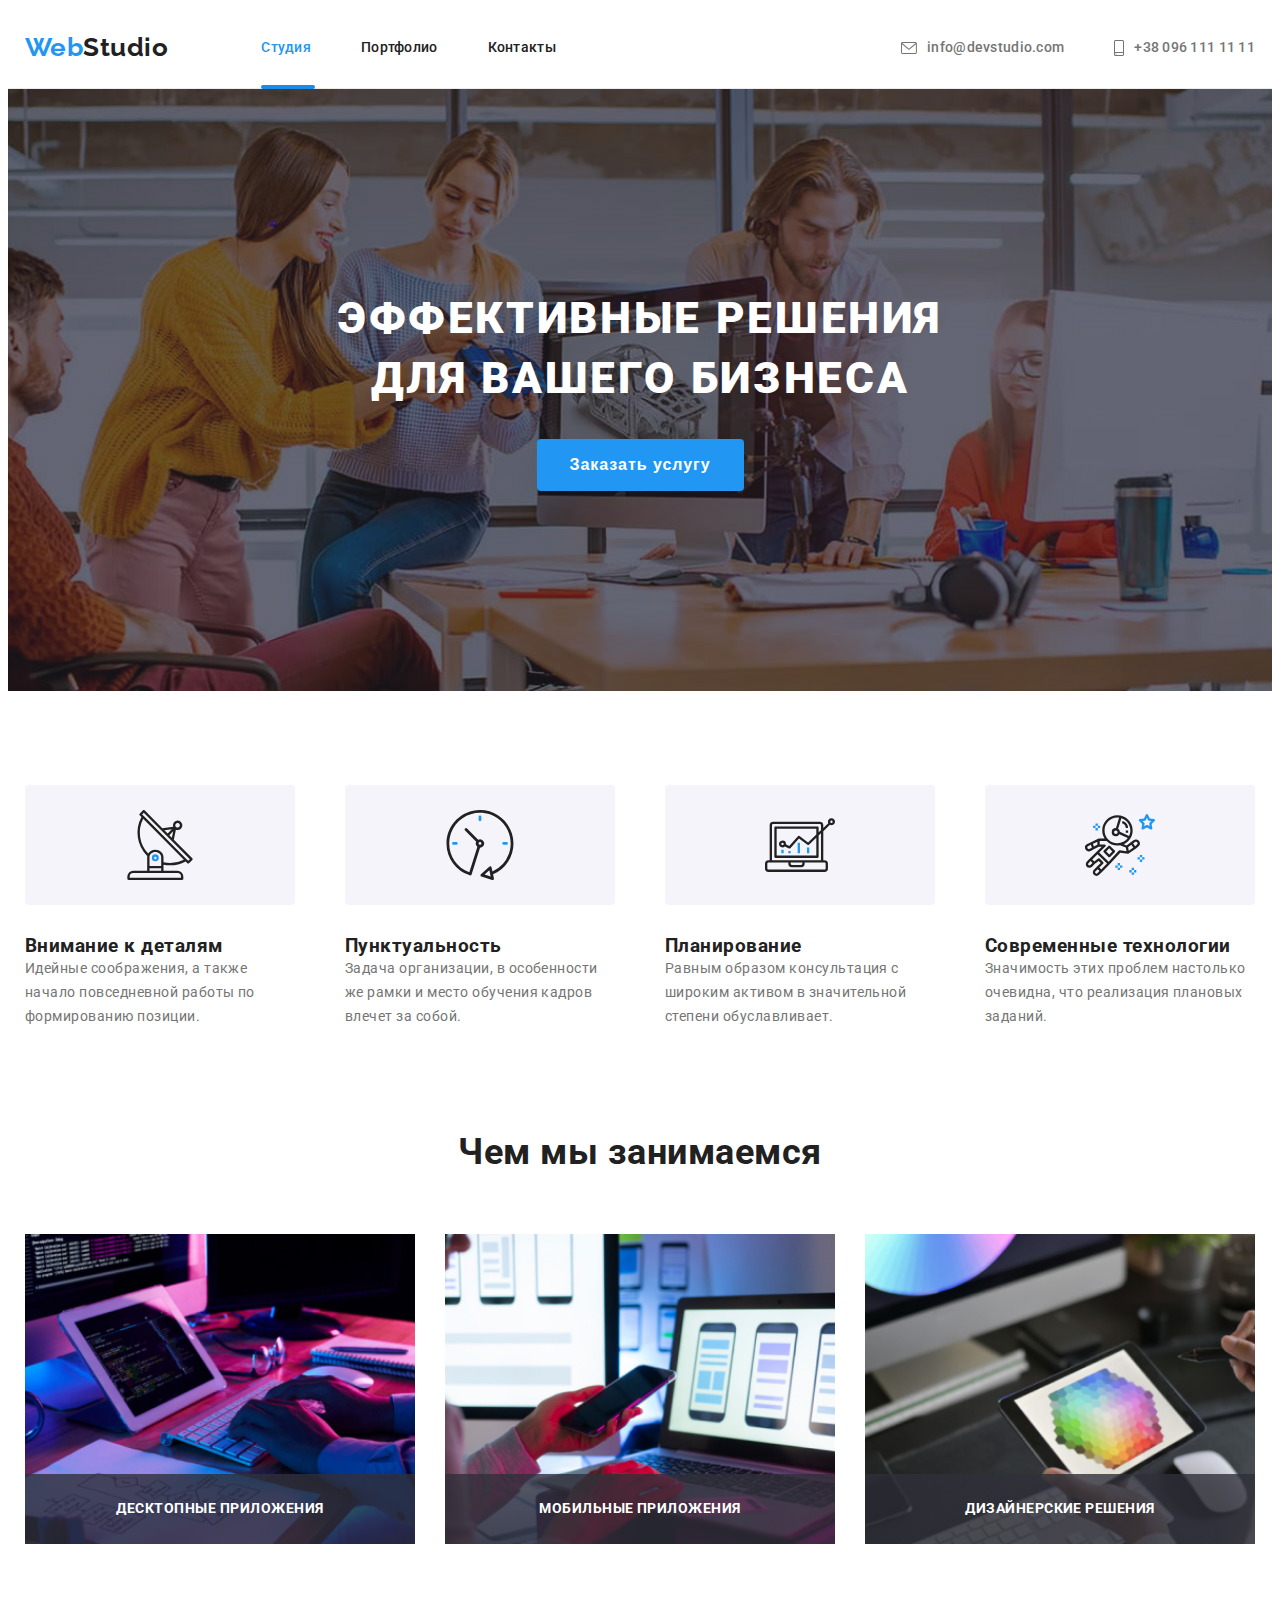
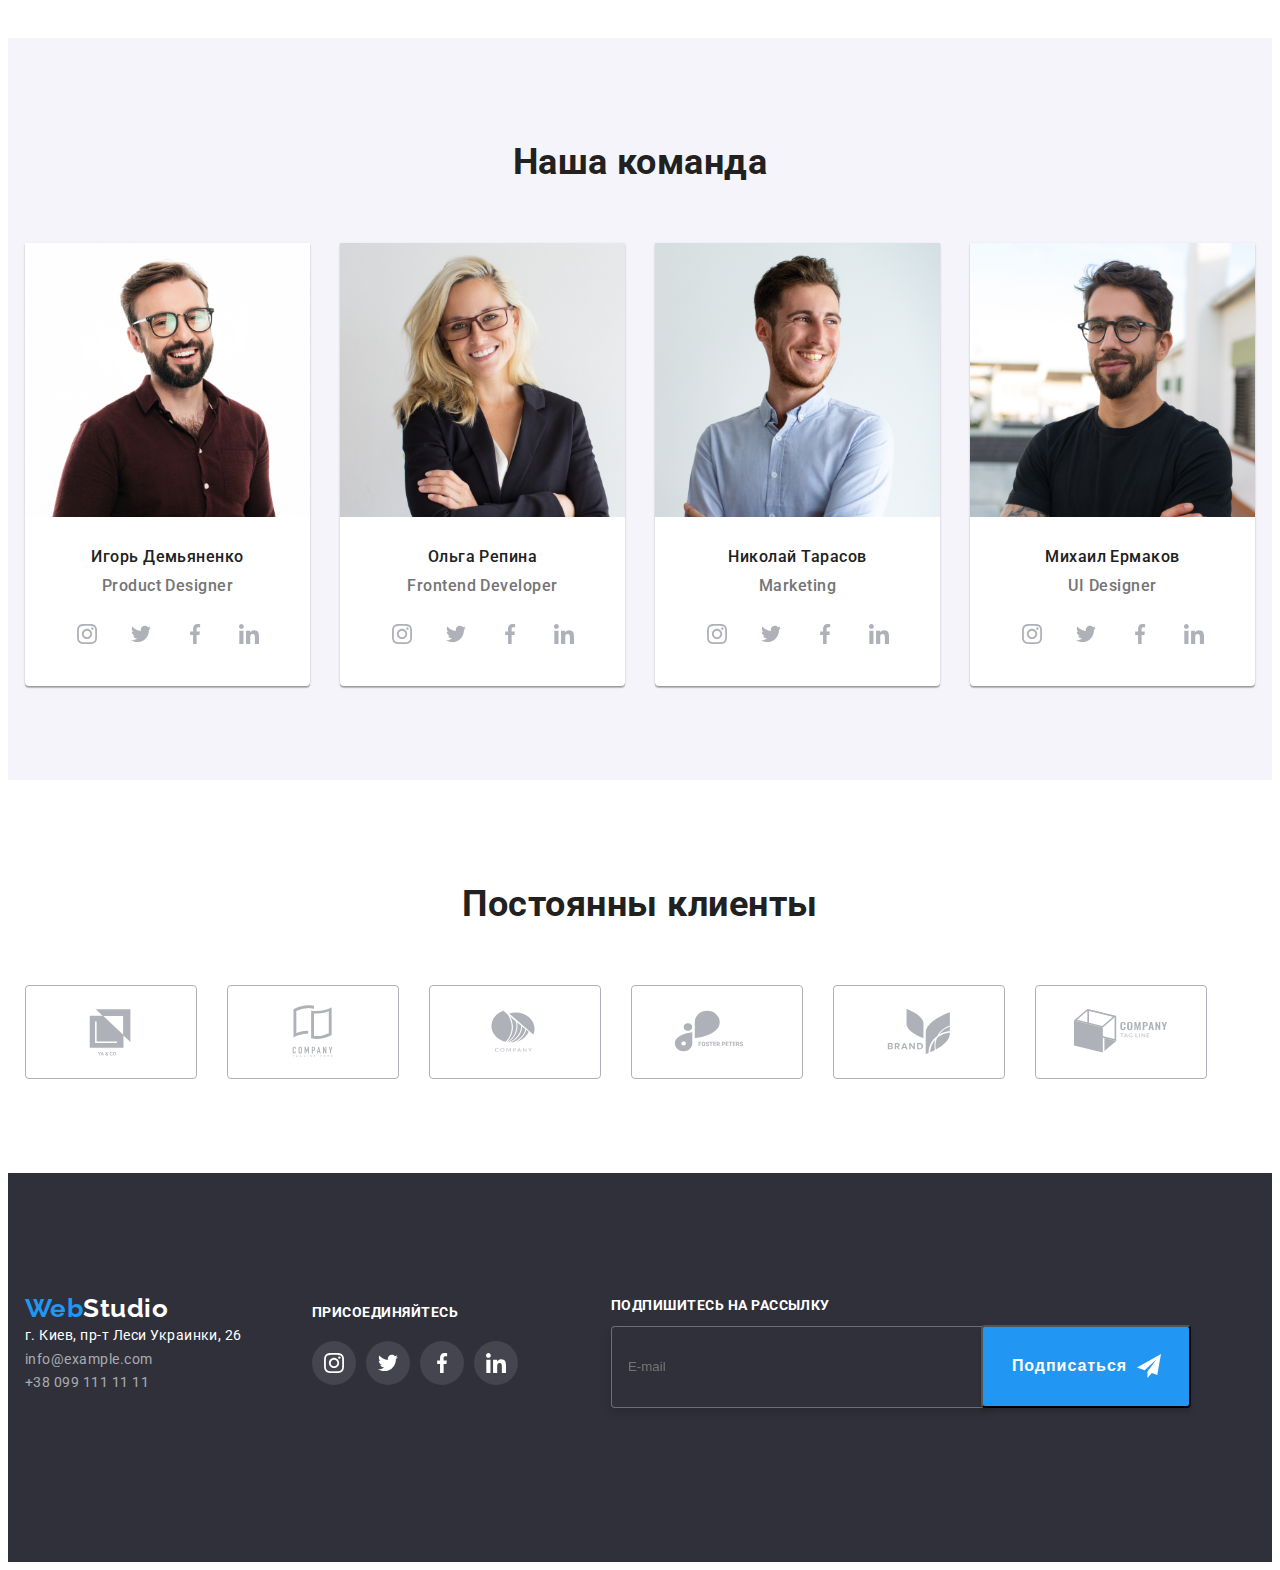
<file: index.html>
<!DOCTYPE html>
<html lang="ru">

<head>
    <meta charset="UTF-8">
    <meta http-equiv="X-UA-Compatible" content="IE=edge">
    <meta name="viewport" content="width=device-width, initial-scale=1.0">
    <title>Web Studio</title>
    <link rel="stylesheet" href="https://cdnjs.cloudflare.com/ajax/libs/modern-normalize/1.1.0/modern-normalize.min.css"
        integrity="sha512-wpPYUAdjBVSE4KJnH1VR1HeZfpl1ub8YT/NKx4PuQ5NmX2tKuGu6U/JRp5y+Y8XG2tV+wKQpNHVUX03MfMFn9Q=="
        crossorigin="anonymous" referrerpolicy="no-referrer" />
    <link
        href="https://fonts.googleapis.com/css2?family=Oleo+Script&family=Raleway:wght@700&family=Roboto:wght@400;500;700;900&display=swap"
        rel="stylesheet">  
    <link rel="stylesheet" href="./css/main.min.css">
</head>

<body>
    <!--Шапка--> 
    <header class="header"> 
            <div class="container header__main-navigation">
                <nav class="header__main-navigation">
                    <a href='./index.html' lang="en" class="logo">Web<span class="header-logo">Studio</span></a>
                    
                    <ul lang="ru" class="main-navigation__list list">
                        <li class="main-navigation__item current">  <a href='./index.html' class="main-navigation__link current">Студия </a></li>
                        <li class="main-navigation__item">          <a href='./portfolio.html' class="main-navigation__link">Портфолио  </a></li>
                        <li class="main-navigation__item">          <a href='' class="main-navigation__link">Контакты                   </a></li>
                    </ul>
                </nav>
                
                <ul class="header__contacts-list list">
                    <li class="header__contacts-item">
                        <a href='mailto:info@devstudio.com' class="header__contacts-link">
                            <svg class="header__contacts-icon-email">
                                <use href="./images/icons/sprite.svg#icon-mail"></use>
                            </svg>
                            info@devstudio.com
                        </a>
                    </li>
                    <li class="header__contacts-item">
                        <a href='tel:+380961111111' class="header__contacts-link">
                            <svg class="header__contacts-icon-telephone">
                                <use href="./images/icons/sprite.svg#icon-smartphone"></use>
                            </svg>
                            +38 096 111 11 11
                        </a>
                    </li>
                </ul>
            </div>    
    </header>

    <!--Главный контент-->
    <main>
        <section class="hero">
            <h1 class="hero__title">Эффективные решения<br> для вашего бизнеса</h1>
            <button type="button" class="hero__button" data-modal-open >Заказать услугу</button>
        </section>

        <section class="section main-advantages">
            <div class="container">
                <h2 hidden class="main-advantages__title">Преимущества организации</h2>
                <ul class="main-advantages__list list">
                    <li class="main-advantages__item antenna">
                        <h3 class="item__title">Внимание к деталям</h3>
                        <p class="item__description">Идейные соображения, а также начало повседневной работы по формированию позиции.</p>
                    </li>
                    <li class="main-advantages__item clock">
                        <h3 class="item__title">Пунктуальность</h3>
                        <p class="item__description">Задача организации, в особенности же рамки и место обучения кадров влечет за собой.</p>
                    </li>
                    <li class="main-advantages__item diagram">
                        <h3 class="item__title">Планирование</h3>
                        <p class="item__description">Равным образом консультация с широким активом в значительной степени обуславливает.</p>
                    </li>
                    <li class="main-advantages__item astronaut">
                        <h3 class="item__title">Современные технологии</h3>
                        <p class="item__description">Значимость этих проблем настолько очевидна, что реализация плановых заданий.</p>
                    </li>
                </ul>
            </div>       
        </section>

        <section class="section working">
            <div class="container">
                <h2 class="working__title">Чем мы занимаемся</h2>
                <ul class="working__list list">
                    <li class="working__item">
                        <img class="working__item-image" src="./images/close-up-image-programer-working-his-desk-office.jpg" alt="programer-working-his-desk"
                            width="370" height="294">
                        <h3 class="working__item-title">Десктопные приложения</h3>
                    </li>
                    <li class="working__item">
                        <img class="working__item-image" src="./images/web-ui-designers-are-developing-application-smartphones-team-creators-is-working-interface-mobile-phones.jpg"
                            alt="designers-are-developing-application-smartphones" width="370" height="294">
                        <h3 class="working__item-title">Мобильные приложения</h3>
                    </li>
                    <li class="working__item">
                        <img class="working__item-image" src="./images/creative-artist-web-design-with-working-colour-selection-graphic-tablet.jpg"
                            alt="colour-selection-graphic-tablet" width="370" height="294">  
                        <h3 class="working__item-title">Дизайнерские решения</h3>
                    </li>
                </ul>
            </div>         
        </section>

        <section class="section personal">
            <div class="container">
                <h2 class="personal__title">Наша команда</h2>
                <ul class="personal__list list">
                    <li class="personal__card">
                        <img src="./images/personal-igor-demyanenko.jpg" alt="personal-igor-demyanenko" width="270" height="260">
                        <h3 class="personal__card-title">Игорь Демьяненко</h3>
                        <p class="personal__card-description">Product Designer</p>
                        <ul class="personal__card-social-links-list list">
                            <li class="social-links-item">
                                <a class="social-links-link">
                                    <svg class="link-svg">
                                        <use href="./images/icons/sprite.svg#icon-instagram"></use>
                                    </svg>
                                </a>
                            </li>

                            <li class="social-links-item">
                                <a class="social-links-link">
                                    <svg class="link-svg">
                                        <use href="./images/icons/sprite.svg#icon-twitter"></use>
                                    </svg>
                                </a>
                            </li>

                            <li class="social-links-item">
                                <a class="social-links-link">
                                    <svg class="link-svg">
                                        <use href="./images/icons/sprite.svg#icon-facebook"></use>
                                    </svg>
                                </a>
                            </li>

                            <li class="social-links-item">
                                <a class="social-links-link">
                                    <svg class="link-svg">
                                        <use href="./images/icons/sprite.svg#icon-linkedin"></use>
                                    </svg>
                                </a>
                            </li>
                        </ul>
                    </li>
                    <li class="personal__card">
                        <img src="./images/personal-olga-repina.jpg" alt="personal-olga-repina" width="270" height="260">
                        <h3 class="personal__card-title">Ольга Репина</h3>
                        <p class="personal__card-description">Frontend Developer</p>
                        <ul class="personal__card-social-links-list list">
                            <li class="social-links-item">
                                <a class="social-links-link">
                                    <svg class="link-svg">
                                        <use href="./images/icons/sprite.svg#icon-instagram"></use>
                                    </svg>
                                </a>
                            </li>
                        
                            <li class="social-links-item">
                                <a class="social-links-link">
                                    <svg class="link-svg">
                                        <use href="./images/icons/sprite.svg#icon-twitter"></use>
                                    </svg>
                                </a>
                            </li>
                        
                            <li class="social-links-item">
                                <a class="social-links-link">
                                    <svg class="link-svg">
                                        <use href="./images/icons/sprite.svg#icon-facebook"></use>
                                    </svg>
                                </a>
                            </li>
                        
                            <li class="social-links-item">
                                <a class="social-links-link">
                                    <svg class="link-svg">
                                        <use href="./images/icons/sprite.svg#icon-linkedin"></use>
                                    </svg>
                                </a>
                            </li>
                        </ul>
                    </li>
                    <li class="personal__card">
                        <img src="./images/personal-nikolaj-tarasov.jpg" alt="personal-nikolaj-tarasov" width="270" height="260">
                        <h3 class="personal__card-title">Николай Тарасов</h3>
                        <p class="personal__card-description">Marketing</p>
                        <ul class="personal__card-social-links-list list">
                            <li class="social-links-item">
                                <a class="social-links-link">
                                    <svg class="link-svg">
                                        <use href="./images/icons/sprite.svg#icon-instagram"></use>
                                    </svg>
                                </a>
                            </li>
                        
                            <li class="social-links-item">
                                <a class="social-links-link">
                                    <svg class="link-svg">
                                        <use href="./images/icons/sprite.svg#icon-twitter"></use>
                                    </svg>
                                </a>
                            </li>
                        
                            <li class="social-links-item">
                                <a class="social-links-link">
                                    <svg class="link-svg">
                                        <use href="./images/icons/sprite.svg#icon-facebook"></use>
                                    </svg>
                                </a>
                            </li>
                        
                            <li class="social-links-item">
                                <a class="social-links-link">
                                    <svg class="link-svg">
                                        <use href="./images/icons/sprite.svg#icon-linkedin"></use>
                                    </svg>
                                </a>
                            </li>
                        </ul>
                    </li>
                    <li class="personal__card">
                        <img src="./images/personal-mihail-ermakov.jpg" alt="personal-mihail-ermakov" width="270" height="260">
                        <h3 class="personal__card-title">Михаил Ермаков</h3>
                        <p class="personal__card-description">UI Designer</p>
                        <ul class="personal__card-social-links-list list">
                            <li class="social-links-item">
                                <a class="social-links-link">
                                    <svg class="link-svg">
                                        <use href="./images/icons/sprite.svg#icon-instagram"></use>
                                    </svg>
                                </a>
                            </li>
                        
                            <li class="social-links-item">
                                <a class="social-links-link">
                                    <svg class="link-svg">
                                        <use href="./images/icons/sprite.svg#icon-twitter"></use>
                                    </svg>
                                </a>
                            </li>
                        
                            <li class="social-links-item">
                                <a class="social-links-link">
                                    <svg class="link-svg">
                                        <use href="./images/icons/sprite.svg#icon-facebook"></use>
                                    </svg>
                                </a>
                            </li>
                        
                            <li class="social-links-item">
                                <a class="social-links-link">
                                    <svg class="link-svg">
                                        <use href="./images/icons/sprite.svg#icon-linkedin"></use>
                                    </svg>
                                </a>
                            </li>
                        </ul>
                    </li>    
                </ul>
            </div>           
        </section>

        <section class="section clients">
            <div class="container">
                <h2 class="clients__title">Постоянны клиенты</h2>
                <ul class="clients__list list">
                    <li class="clients__item">
                        <a class="clients__link">
                            <svg class="clients__link-svg">
                                <use href="./images/icons/sprite.svg#icon-logo_yaco"></use>
                            </svg>
                        </a> 
                    </li>
                      
                    <li class="clients__item">
                        <a class="clients__link">
                            <svg class="clients__link-svg">
                                <use href="./images/icons/sprite.svg#icon-logo_com_tagline_here"></use>
                            </svg>
                        </a>
                    </li>

                    <li class="clients__item">
                        <a class="clients__link">
                            <svg class="clients__link-svg">
                                <use href="./images/icons/sprite.svg#icon-logo_company"></use>
                            </svg>
                        </a>
                    </li>

                    <li class="clients__item">
                        <a class="clients__link">
                            <svg class="clients__link-svg">
                                <use href="./images/icons/sprite.svg#icon-logo_foster_peters"></use>
                            </svg>
                        </a>
                    </li>

                    <li class="clients__item">
                        <a class="clients__link">
                            <svg class="clients__link-svg">
                                <use href="./images/icons/sprite.svg#icon-logo_brand"></use>
                            </svg>
                        </a>
                    </li>

                    <li class="clients__item">
                        <a class="clients__link">
                            <svg class="clients__link-svg">
                                <use href="./images/icons/sprite.svg#icon-logo_com_tag_line"></use>
                            </svg>
                        </a>
                    </li>
                </ul>
            </div>
        </section>
    </main>

    <!--Футер-->
    <footer class="footer">
        <div class="container footer">
            <div class="footer__adress">
                <a href='./index.html' lang="en" class="logo">Web<span class="footer-logo">Studio</span></a>
                <address class="footer__adreess-content">
                    г. Киев, пр-т Леси Украинки, 26 <br>
                    <a href='mailto:info@example.com' class='footer__adress-link'>info@example.com</a> <br>
                    <a href='tel:+380991111111' class='footer__adress-link'>+38 099 111 11 11</a> <br>
                </address>
            </div>

            <div class="footer__social-links">
                <h3 class="footer__social-network social-links-title">Присоединяйтесь</h3>
                <ul class="footer__social-network social-links list">
                    <li class="footer__social-network social-links-item">
                        <a class="footer__social-network social-links-link">
                            <svg class="link-svg">
                                <use href="./images/icons/sprite.svg#icon-instagram"></use>
                            </svg>
                        </a>
                    </li>
                
                    <li class="footer__social-network social-links-item">
                        <a class="footer__social-network social-links-link">
                            <svg class="link-svg">
                                <use href="./images/icons/sprite.svg#icon-twitter"></use>
                            </svg>
                        </a>
                    </li>
                
                    <li class="footer__social-network social-links-item">
                        <a class="footer__social-network social-links-link">
                            <svg class="link-svg">
                                <use href="./images/icons/sprite.svg#icon-facebook"></use>
                            </svg>
                        </a>
                    </li>
                
                    <li class="footer__social-network social-links-item">
                        <a class="footer__social-network social-links-link">
                            <svg class="link-svg">
                                <use href="./images/icons/sprite.svg#icon-linkedin"></use>
                            </svg>
                        </a>
                    </li>
                </ul>
            </div>

            <div class="footer__form-subscribe" role="subscribe">
                    <form name="subscribe">
                        <div class="subscribe__instruments">
                            <label class="subscribe__label"> Подпишитесь на рассылку
                                <input type="email" name="email" class="subscribe__input" placeholder="E-mail">
                            </label>
                        
                            <button type="submit" class="subscribe__button">Подписаться
                                    <svg class="subscribe__button-icon" width="24" height="24">  
                                        <use href="./images/icons/sprite.svg#icon-telegram"></use>
                                    </svg>
                            </button>
                        </div>
                    </form>
                
            </div>
        </div>          
    </footer>

    <div class="backdrop is-hidden" data-modal>
        <div class="modal">
            <button class="modal__close-button" type="button"  data-modal-close>
                <svg class="modal__icon-close">
                    <use href="./images/icons/sprite.svg#icon-close-modal"></use>
                </svg>
            </button>
            <h2 class="modal__title">Оставьте свои данные, мы вам перезвоним</h2>
            
            <form class="modal__form">

                <div class="form-field">
                    <label for="name" class="form-field__label">Имя
                        <span class="form-field__span">
                            <input class="form-field__input" type="text" name="name" id="name" required autofocus />
                            <span class="form-field__input-icon">
                                <svg class="form-field__icon" width="12" height="12">  
                                    <use href="./images/icons/sprite.svg#icon-input_contact"></use>
                                </svg>
                            </span>
                        </span>
                    </label>
                </div>
                
                <div class="form-field">
                    <label for="tel" class="form-field__label">Телефон
                        <span class="form-field__span">
                            <input class="form-field__input" type="tel" name="tel" id="tel" required autofocus />
                            <span class="form-field__input-icon">
                                <svg class="form-field__icon" width="13" height="13">
                                    <use href="./images/icons/sprite.svg#icon-input_tel"></use>
                                </svg>
                            </span>
                        </span>    
                    </label>
                    
                </div>
                
                <div class="form-field">
                    <label for="email" class="form-field__label">Почта
                        <span class="form-field__span">
                            <input class="form-field__input" type="email" name="email" id="email" autofocus />
                            <span class="form-field__input-icon">
                                <svg class="form-field__icon" width="15" height="12">
                                    <use href="./images/icons/sprite.svg#icon-input_mail"></use>
                                </svg>
                            </span> 
                        </span> 
                    </label>
                </div>
                
                <div class="form-field">
                    <label for="comment" class="form-field__label">Комментарий</label>
                        <textarea id="comment" name="comment" rows="8" placeholder="Введите текст"
                            class="form-field__textarea-comment"></textarea>     
                </div>

                <div class="policy">
                    <label class="policy__label" for="check-policy">
                        <input class="policy__checkbox" type="checkbox" name="check-policy" id="check-policy">
                        <span class="policy__check-icon">
                            <svg class="policy__svg-check-icon">
                                <use href="./images/icons/sprite.svg#icon-min_check"></use>
                            </svg>
                        </span>
                        <span class="policy__text">Соглашаюсь с рассылкой и принимаю <a class="policy__text--blue" href="">Условия договора</a></span>
                    </label>
                </div>
            
                <button type="submit" class="modal__submit-button">Отправить</button>
            
            </form>
        </div>
    </div>

    <script src="./js/modal.js"></script>

</body>

</html>
</file>
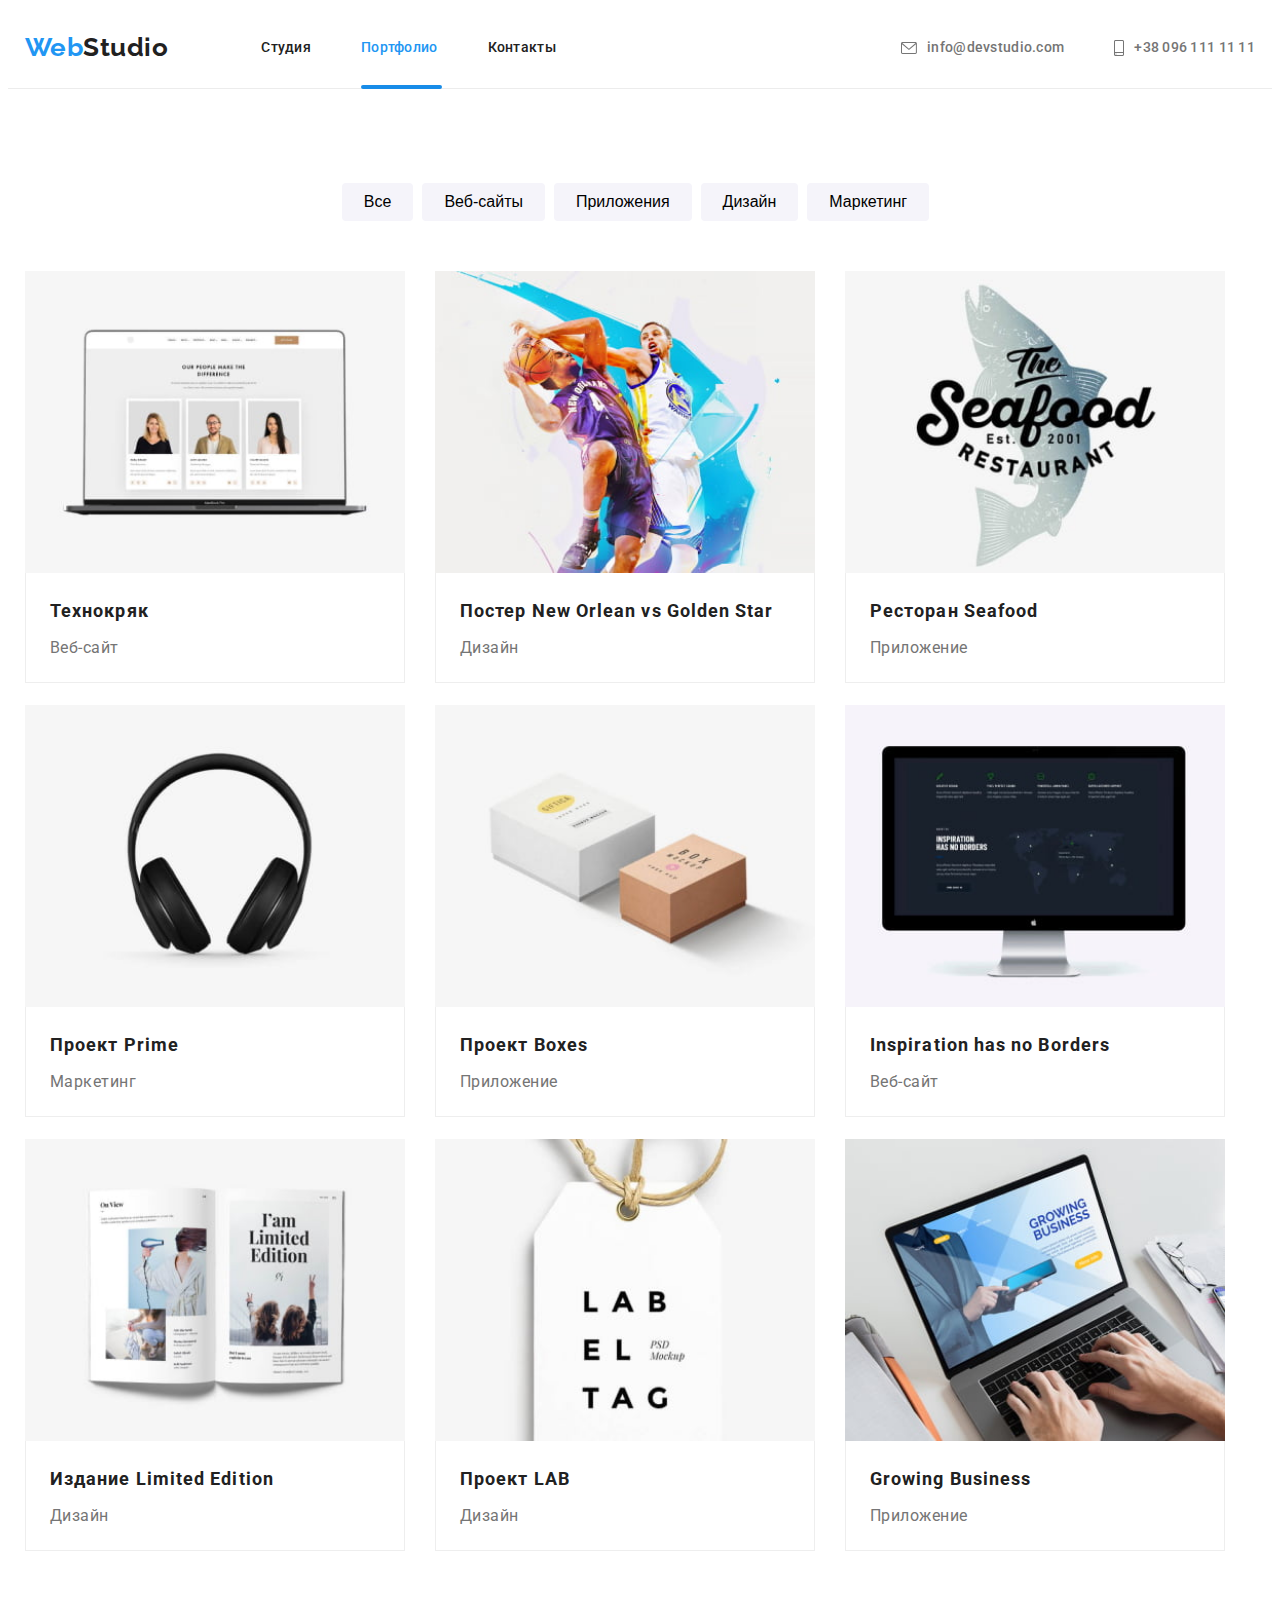
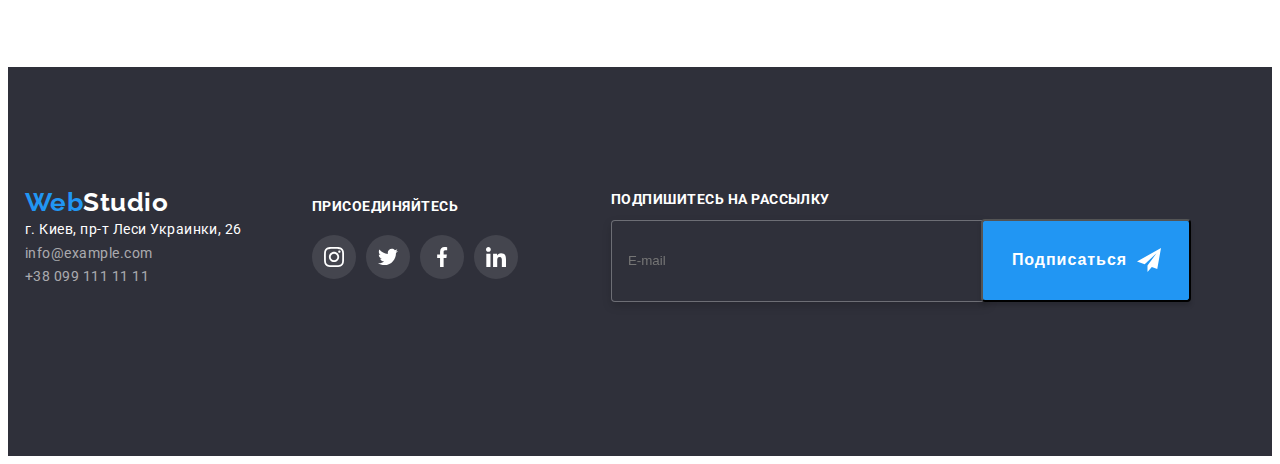
<file: portfolio.html>
<!DOCTYPE html>
<html lang="en">

<head>
    <meta charset="UTF-8">
    <meta http-equiv="X-UA-Compatible" content="IE=edge">
    <meta name="viewport" content="width=device-width, initial-scale=1.0">
    <title>Web Studio</title>
    <link rel="stylesheet" href="https://cdnjs.cloudflare.com/ajax/libs/modern-normalize/1.1.0/modern-normalize.min.css"
        integrity="sha512-wpPYUAdjBVSE4KJnH1VR1HeZfpl1ub8YT/NKx4PuQ5NmX2tKuGu6U/JRp5y+Y8XG2tV+wKQpNHVUX03MfMFn9Q=="
        crossorigin="anonymous" referrerpolicy="no-referrer" />
    <link
        href="https://fonts.googleapis.com/css2?family=Oleo+Script&family=Raleway:wght@700&family=Roboto:wght@400;500;700;900&display=swap"
        rel="stylesheet">
    <link rel="stylesheet" href="./css/main.min.css">
</head>

<body>

    <!--Шапка-->
    <header class="header"> 
        <div class="container header__main-navigation">
            <nav class="header__main-navigation">
                <a href='./index.html' lang="en" class="logo">Web<span class="header-logo">Studio</span></a>
                
                <ul lang="ru" class="main-navigation__list list">
                    <li class="main-navigation__item">  <a href='./index.html' class="main-navigation__link">Студия </a></li>
                    <li class="main-navigation__item current">          <a href='./portfolio.html' class="main-navigation__link current">Портфолио  </a></li>
                    <li class="main-navigation__item">          <a href='' class="main-navigation__link">Контакты                   </a></li>
                </ul>
            </nav>
            
            <ul class="header__contacts-list list">
                <li class="header__contacts-item">
                    <a href='mailto:info@devstudio.com' class="header__contacts-link">
                        <svg class="header__contacts-icon-email">
                            <use href="./images/icons/sprite.svg#icon-mail"></use>
                        </svg>
                        info@devstudio.com
                    </a>
                </li>
                <li class="header__contacts-item">
                    <a href='tel:+380961111111' class="header__contacts-link">
                        <svg class="header__contacts-icon-telephone">
                            <use href="./images/icons/sprite.svg#icon-smartphone"></use>
                        </svg>
                        +38 096 111 11 11
                    </a>
                </li>
            </ul>
        </div>    
</header>


    <!--Главный контент-->
    <main>
        <div class="container">
            <h1 hidden>Проэкты с фильтром</h1>
            <ul class="filter__list list">
                <li class="filter__item"> <button type="button" class="filter__button all">         Все         </button></li>
                <li class="filter__item"> <button type="button" class="filter__button web-sites">   Веб-сайты   </button></li>
                <li class="filter__item"> <button type="button" class="filter__button apps">        Приложения  </button></li>
                <li class="filter__item"> <button type="button" class="filter__button design">      Дизайн      </button></li>
                <li class="filter__item"> <button type="button" class="filter__button marketing">   Маркетинг   </button></li>
            </ul>
            
            <ul class="project__list list">

                <li class="project__card">
                    <div class="project__thumb">
                        <p class="project__card-text-overlay" lang="ru">
                            Технокряк это современная площадка распространения 
                            коронавируса. Компании используют эту платформу для 
                            цифрового шпионажа и атак на защищённые сервера конкурентов.
                        </p>
                        <img src="./images/portfolio-technokryak-min.jpg" alt="notebook-with-three-personals" width="370" height="294">
                    </div>   
                    <div class="project__card-content">
                            <h2 class="project__title">Технокряк</h2>
                            <p class="project__description">Веб-сайт</p>  
                        </div>
                </li>

                <li class="project__card">
                    <div class="project__thumb">
                        <p class="project__card-text-overlay">
                            Lorem ipsum dolor sit amet consectetur adipisicing elit. 
                            Error earum omnis quo necessitatibus eligendi consequuntur
                            voluptatum veritatis, commodi saepe unde, laborum voluptates 
                            praesentium cumque maxime.
                        </p>
                        <img src="./images/portfolio-poster-new-orlean-vs-golden-star-min.jpg" alt="two-basketballers" width="370" height="294">
                    </div>   
                    <div class="project__card-content">
                            <h2 class="project__title"> Постер New Orlean vs Golden Star</h2>
                            <p class="project__description"> Дизайн</p>  
                        </div>
                </li>

                <li class="project__card">
                    <div class="project__thumb">
                        <p class="project__card-text-overlay">
                            Lorem ipsum dolor sit amet consectetur adipisicing elit.
                            Error earum omnis quo necessitatibus eligendi consequuntur
                            voluptatum veritatis, commodi saepe unde, laborum voluptates
                            praesentium cumque maxime.
                        </p>
                        <img src="./images/portfolio-restaurant-seafood-min.jpg" alt="logo-with-fish" width="370" height="294">
                    </div>
                    <div class="project__card-content">
                        <h2 class="project__title"> Ресторан Seafood</h2>
                        <p class="project__description"> Приложение</p>
                    </div>
                </li>

                <li class="project__card">
                    <div class="project__thumb">
                        <p class="project__card-text-overlay">
                            Lorem ipsum dolor sit amet consectetur adipisicing elit.
                            Error earum omnis quo necessitatibus eligendi consequuntur
                            voluptatum veritatis, commodi saepe unde, laborum voluptates
                            praesentium cumque maxime.
                        </p>
                        <img src="./images/portfolio-project-prime-min.jpg" alt="black-headphones" width="370" height="294">
                    </div>
                    <div class="project__card-content">
                        <h2 class="project__title"> Проект Prime</h2>
                        <p class="project__description"> Маркетинг</p>
                    </div>
                </li>

                <li class="project__card">
                    <div class="project__thumb">
                        <p class="project__card-text-overlay">
                            Lorem ipsum dolor sit amet consectetur adipisicing elit.
                            Error earum omnis quo necessitatibus eligendi consequuntur
                            voluptatum veritatis, commodi saepe unde, laborum voluptates
                            praesentium cumque maxime.
                        </p>
                        <img src="./images/portfolio-project-boxes-min.jpg" alt="two-boxes" width="370" height="294">
                    </div>
                    <div class="project__card-content">
                        <h2 class="project__title"> Проект Boxes</h2>
                        <p class="project__description"> Приложение</p>
                    </div>
                </li>

                <li class="project__card">
                    <div class="project__thumb">
                        <p class="project__card-text-overlay">
                            Lorem ipsum dolor sit amet consectetur adipisicing elit.
                            Error earum omnis quo necessitatibus eligendi consequuntur
                            voluptatum veritatis, commodi saepe unde, laborum voluptates
                            praesentium cumque maxime.
                        </p>
                        <img src="./images/portfolio-inspiration-has-no-borders-min.jpg" alt="monitor-with-world-map" width="370"
                            height="294">
                    </div>
                    <div class="project__card-content">
                        <h2 class="project__title"> Inspiration has no Borders</h2>
                        <p class="project__description"> Веб-сайт</p>
                    </div>
                </li>

                <li class="project__card">
                    <div class="project__thumb">
                        <p class="project__card-text-overlay">
                            Lorem ipsum dolor sit amet consectetur adipisicing elit.
                            Error earum omnis quo necessitatibus eligendi consequuntur
                            voluptatum veritatis, commodi saepe unde, laborum voluptates
                            praesentium cumque maxime.
                        </p>
                        <img src="./images/portfolio-magazine-limited-edition-min.jpg" alt="unfolded-magazine" width="370" height="294">
                    </div>
                    <div class="project__card-content">
                        <h2 class="project__title"> Издание Limited Edition</h2>
                        <p class="project__description"> Дизайн</p>
                    </div>
                </li>

                <li class="project__card">
                    <div class="project__thumb">
                        <p class="project__card-text-overlay">
                            Lorem ipsum dolor sit amet consectetur adipisicing elit.
                            Error earum omnis quo necessitatibus eligendi consequuntur
                            voluptatum veritatis, commodi saepe unde, laborum voluptates
                            praesentium cumque maxime.
                        </p>
                        <img src="./images/portfolio-project-lab-min.jpg" alt="sticker-label-tag" width="370" height="294">
                    </div>
                    <div class="project__card-content">
                        <h2 class="project__title"> Проект LAB</h2>
                        <p class="project__description"> Дизайн</p>
                    </div>
                </li>

                <li class="project__card">
                    <div class="project__thumb">
                        <p class="project__card-text-overlay">
                            Lorem ipsum dolor sit amet consectetur adipisicing elit.
                            Error earum omnis quo necessitatibus eligendi consequuntur
                            voluptatum veritatis, commodi saepe unde, laborum voluptates
                            praesentium cumque maxime.
                        </p>
                        <img src="./images/portfolio-growing-business-min.jpg" alt="two-hands-and-notebook" width="370" height="294">
                    </div>
                    <div class="project__card-content">
                        <h2 class="project__title"> Growing Business</h2>
                        <p class="project__description"> Приложение</p>
                    </div>
                </li>
                
            </ul>
        </div>
    </main>
    
    <!--Футер-->
    <footer class="footer">
        <div class="container footer">
            <div class="footer__adress">
                <a href='./index.html' lang="en" class="logo">Web<span class="footer-logo">Studio</span></a>
                <address class="footer__adreess-content">
                    г. Киев, пр-т Леси Украинки, 26 <br>
                    <a href='mailto:info@example.com' class='footer__adress-link'>info@example.com</a> <br>
                    <a href='tel:+380991111111' class='footer__adress-link'>+38 099 111 11 11</a> <br>
                </address>
            </div>

            <div class="footer__social-links">
                <h3 class="footer__social-network social-links-title">Присоединяйтесь</h3>
                <ul class="footer__social-network social-links list">
                    <li class="footer__social-network social-links-item">
                        <a class="footer__social-network social-links-link">
                            <svg class="link-svg">
                                <use href="./images/icons/sprite.svg#icon-instagram"></use>
                            </svg>
                        </a>
                    </li>
                
                    <li class="footer__social-network social-links-item">
                        <a class="footer__social-network social-links-link">
                            <svg class="link-svg">
                                <use href="./images/icons/sprite.svg#icon-twitter"></use>
                            </svg>
                        </a>
                    </li>
                
                    <li class="footer__social-network social-links-item">
                        <a class="footer__social-network social-links-link">
                            <svg class="link-svg">
                                <use href="./images/icons/sprite.svg#icon-facebook"></use>
                            </svg>
                        </a>
                    </li>
                
                    <li class="footer__social-network social-links-item">
                        <a class="footer__social-network social-links-link">
                            <svg class="link-svg">
                                <use href="./images/icons/sprite.svg#icon-linkedin"></use>
                            </svg>
                        </a>
                    </li>
                </ul>
            </div>

            <div class="footer__form-subscribe" role="subscribe">
                    <form name="subscribe">
                        <div class="subscribe__instruments">
                            <label class="subscribe__label"> Подпишитесь на рассылку
                                <input type="email" name="email" class="subscribe__input" placeholder="E-mail">
                            </label>
                        
                            <button type="submit" class="subscribe__button">Подписаться
                                    <svg class="subscribe__button-icon" width="24" height="24">  
                                        <use href="./images/icons/sprite.svg#icon-telegram"></use>
                                    </svg>
                            </button>
                        </div>
                    </form>
                
            </div>
        </div>          
    </footer>
</body>
</html>
</file>
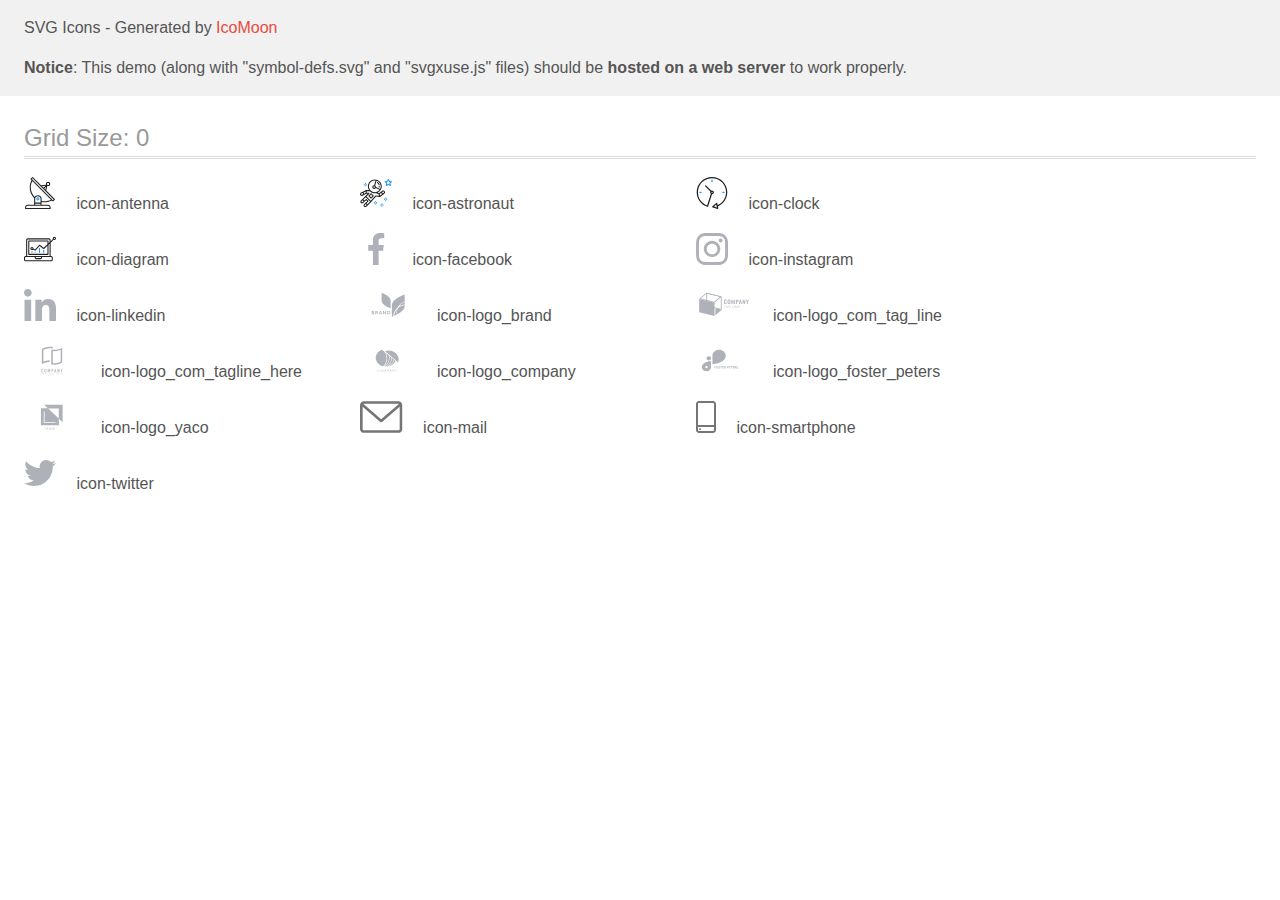
<file: images/icons/icomoon/demo-external-svg.html>
<!doctype html>
<html>
<head>
    <title>IcoMoon - SVG Icons</title>
    <meta charset="utf-8">
    <meta name="viewport" content="width=device-width, initial-scale=1">
    <link rel="stylesheet" href="demo-files/demo.css">
    <link rel="stylesheet" href="style.css">
</head>
<body>
<header class="bgc1 clearfix">
<div class="mhl">
    <p>SVG Icons - Generated by <a href="https://icomoon.io/app">IcoMoon</a></p><p><strong>Notice</strong>: This demo (along with "symbol-defs.svg" and "svgxuse.js" files) should be <b>hosted on a web server</b> to work properly.</p>
</div>
</header>
    <div class="clearfix mhl ptl">
        <h1 class="mvm mtn fgc1">Grid Size: 0</h1>
        <div class="glyph fs1">
            <div class="clearfix pbs">
                <svg class="icon icon-antenna"><use xlink:href="symbol-defs.svg#icon-antenna"></use></svg><span class="name"> icon-antenna</span>
            </div>
        </div>
        <div class="glyph fs1">
            <div class="clearfix pbs">
                <svg class="icon icon-astronaut"><use xlink:href="symbol-defs.svg#icon-astronaut"></use></svg><span class="name"> icon-astronaut</span>
            </div>
        </div>
        <div class="glyph fs1">
            <div class="clearfix pbs">
                <svg class="icon icon-clock"><use xlink:href="symbol-defs.svg#icon-clock"></use></svg><span class="name"> icon-clock</span>
            </div>
        </div>
        <div class="glyph fs1">
            <div class="clearfix pbs">
                <svg class="icon icon-diagram"><use xlink:href="symbol-defs.svg#icon-diagram"></use></svg><span class="name"> icon-diagram</span>
            </div>
        </div>
        <div class="glyph fs1">
            <div class="clearfix pbs">
                <svg class="icon icon-facebook"><use xlink:href="symbol-defs.svg#icon-facebook"></use></svg><span class="name"> icon-facebook</span>
            </div>
        </div>
        <div class="glyph fs1">
            <div class="clearfix pbs">
                <svg class="icon icon-instagram"><use xlink:href="symbol-defs.svg#icon-instagram"></use></svg><span class="name"> icon-instagram</span>
            </div>
        </div>
        <div class="glyph fs1">
            <div class="clearfix pbs">
                <svg class="icon icon-linkedin"><use xlink:href="symbol-defs.svg#icon-linkedin"></use></svg><span class="name"> icon-linkedin</span>
            </div>
        </div>
        <div class="glyph fs1">
            <div class="clearfix pbs">
                <svg class="icon icon-logo_brand"><use xlink:href="symbol-defs.svg#icon-logo_brand"></use></svg><span class="name"> icon-logo_brand</span>
            </div>
        </div>
        <div class="glyph fs1">
            <div class="clearfix pbs">
                <svg class="icon icon-logo_com_tag_line"><use xlink:href="symbol-defs.svg#icon-logo_com_tag_line"></use></svg><span class="name"> icon-logo_com_tag_line</span>
            </div>
        </div>
        <div class="glyph fs1">
            <div class="clearfix pbs">
                <svg class="icon icon-logo_com_tagline_here"><use xlink:href="symbol-defs.svg#icon-logo_com_tagline_here"></use></svg><span class="name"> icon-logo_com_tagline_here</span>
            </div>
        </div>
        <div class="glyph fs1">
            <div class="clearfix pbs">
                <svg class="icon icon-logo_company"><use xlink:href="symbol-defs.svg#icon-logo_company"></use></svg><span class="name"> icon-logo_company</span>
            </div>
        </div>
        <div class="glyph fs1">
            <div class="clearfix pbs">
                <svg class="icon icon-logo_foster_peters"><use xlink:href="symbol-defs.svg#icon-logo_foster_peters"></use></svg><span class="name"> icon-logo_foster_peters</span>
            </div>
        </div>
        <div class="glyph fs1">
            <div class="clearfix pbs">
                <svg class="icon icon-logo_yaco"><use xlink:href="symbol-defs.svg#icon-logo_yaco"></use></svg><span class="name"> icon-logo_yaco</span>
            </div>
        </div>
        <div class="glyph fs1">
            <div class="clearfix pbs">
                <svg class="icon icon-mail"><use xlink:href="symbol-defs.svg#icon-mail"></use></svg><span class="name"> icon-mail</span>
            </div>
        </div>
        <div class="glyph fs1">
            <div class="clearfix pbs">
                <svg class="icon icon-smartphone"><use xlink:href="symbol-defs.svg#icon-smartphone"></use></svg><span class="name"> icon-smartphone</span>
            </div>
        </div>
        <div class="glyph fs1">
            <div class="clearfix pbs">
                <svg class="icon icon-twitter"><use xlink:href="symbol-defs.svg#icon-twitter"></use></svg><span class="name"> icon-twitter</span>
            </div>
        </div>
  </div>
<script defer src="svgxuse.js"></script>
</body>
</html>
</file>
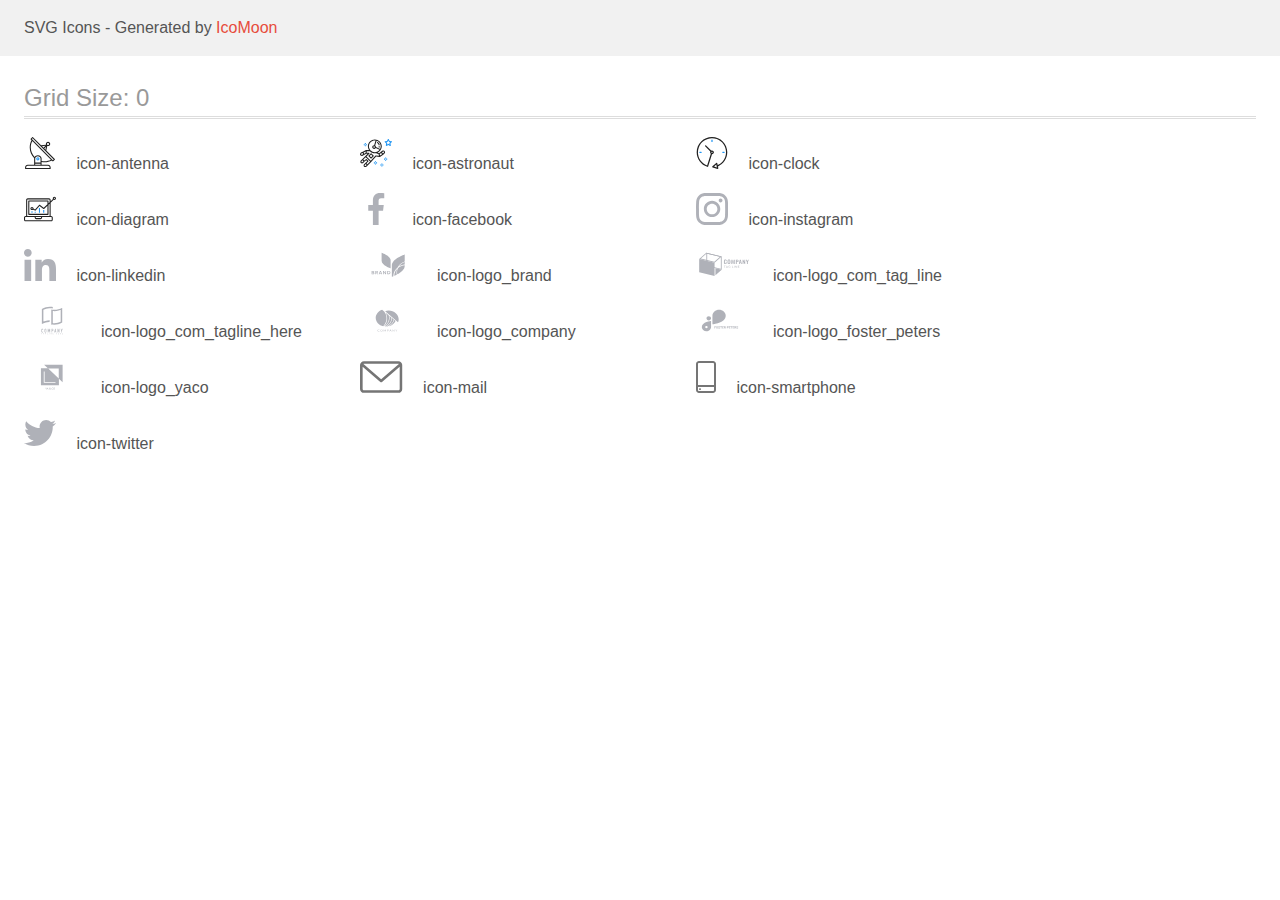
<file: images/icons/icomoon/demo.html>
<!doctype html>
<html>
<head>
    <title>IcoMoon - SVG Icons</title>
    <meta charset="utf-8">
    <meta name="viewport" content="width=device-width, initial-scale=1">
    <link rel="stylesheet" href="demo-files/demo.css">
    <link rel="stylesheet" href="style.css">
</head>
<body>
<svg aria-hidden="true" style="position: absolute; width: 0; height: 0; overflow: hidden;" version="1.1" xmlns="http://www.w3.org/2000/svg" xmlns:xlink="http://www.w3.org/1999/xlink">
<defs>
<symbol id="icon-antenna" viewBox="0 0 32 32">
<path fill="#212121" style="fill: var(--color1, #212121)" d="M30.773 22.098l-8.443-8.505 0.937-4.616c0.225 0.090 0.485 0.144 0.758 0.146h0.007c0.008 0 0.017 0 0.026 0 1.192 0 2.159-0.967 2.159-2.159s-0.967-2.159-2.159-2.159c-1.192 0-2.159 0.967-2.159 2.159 0 0.259 0.046 0.508 0.13 0.739l-0.005-0.015-4.96 0.606-8.091-8.133c-0.096-0.098-0.229-0.159-0.376-0.16h-0c-0.14 0.001-0.274 0.057-0.373 0.155l-1.512 1.504c-0.096 0.097-0.156 0.23-0.156 0.377s0.060 0.281 0.156 0.377v0l0.814 0.825c-1.143 2.062-1.816 4.522-1.816 7.139 0 4.106 1.656 7.824 4.336 10.525l-0.001-0.001c0.043 0.041 0.092 0.074 0.146 0.097-0.032 0.164-0.051 0.353-0.052 0.546v6.188h-6.4c-1.472 0.001-2.666 1.194-2.667 2.666v1.067c0 0.295 0.239 0.534 0.534 0.534h24.534c0.294 0 0.533-0.239 0.533-0.534v-1.067c-0.002-1.472-1.195-2.665-2.666-2.666h-6.4v-2.742c1.003 0.21 2.024 0.317 3.049 0.32 2.58-0.003 5.005-0.663 7.117-1.822l-0.077 0.039 0.818 0.823c0.099 0.101 0.235 0.159 0.376 0.16 0.14-0.001 0.274-0.057 0.373-0.155l1.512-1.504c0.096-0.097 0.156-0.23 0.156-0.377s-0.060-0.281-0.156-0.377v0zM23.28 6.233c0.193-0.192 0.459-0.31 0.752-0.31 0.589 0 1.067 0.478 1.067 1.066s-0.477 1.066-1.067 1.066c-0 0-0 0-0 0h-0.004c-0.587-0.003-1.061-0.479-1.061-1.066 0-0.295 0.12-0.563 0.314-0.756l0-0h-0.002zM22.024 9.737l-0.598 2.946-1.175-1.183 1.774-1.763zM21.419 8.835l-1.92 1.909-1.486-1.493 3.406-0.416zM24.004 28.8c0.884 0 1.6 0.716 1.6 1.6v0 0.534h-23.466v-0.534c0-0.884 0.716-1.6 1.6-1.6v0h20.267zM16.538 26.666v1.067h-5.334v-1.067h5.334zM11.204 25.6v-4.053c0-1.294 1.196-2.346 2.667-2.346s2.667 1.053 2.667 2.346v4.053h-5.334zM17.604 23.904v-2.357c0-1.882-1.675-3.413-3.733-3.413-0.017-0-0.038-0-0.058-0-1.353 0-2.54 0.707-3.213 1.771l-0.009 0.016c-2.36-2.482-3.812-5.846-3.812-9.55 0-2.314 0.567-4.496 1.569-6.414l-0.036 0.077 18.602 18.709c-1.823 0.947-3.979 1.502-6.266 1.502-1.079 0-2.128-0.124-3.136-0.357l0.093 0.018zM28.893 23.22l-21.057-21.181 0.754-0.752 7.935 7.98c0.004 0 0.006 0.007 0.010 0.010l13.114 13.191-0.757 0.752z"></path>
<path fill="#2196f3" style="fill: var(--color2, #2196f3)" d="M13.876 20.267h-0.005c-0.001 0-0.002 0-0.002 0-0.884 0-1.6 0.716-1.6 1.6s0.715 1.599 1.597 1.6h0.005c0.001 0 0.001 0 0.002 0 0.884 0 1.6-0.716 1.6-1.6s-0.715-1.599-1.598-1.6h-0zM14.249 22.245c-0.096 0.096-0.229 0.155-0.376 0.155-0.295 0-0.534-0.239-0.534-0.534s0.238-0.533 0.532-0.533h0c0.293 0.001 0.531 0.239 0.531 0.533 0 0.148-0.060 0.282-0.157 0.378l-0 0h0.005z"></path>
</symbol>
<symbol id="icon-astronaut" viewBox="0 0 32 32">
<path fill="#2196f3" style="fill: var(--color2, #2196f3)" d="M31.974 4.524c-0.064-0.191-0.227-0.332-0.427-0.362l-0.003-0-1.911-0.278-0.855-1.731c-0.179-0.365-0.777-0.365-0.956 0l-0.855 1.731-1.911 0.278c-0.26 0.039-0.457 0.26-0.457 0.528 0 0.15 0.062 0.285 0.161 0.382l1.383 1.348-0.326 1.903c-0.034 0.2 0.048 0.402 0.212 0.522 0.166 0.12 0.383 0.135 0.562 0.040l1.709-0.899 1.709 0.899c0.072 0.038 0.157 0.061 0.247 0.061 0.295 0 0.534-0.239 0.534-0.534 0-0.031-0.003-0.062-0.008-0.092l0 0.003-0.326-1.903 1.383-1.348c0.099-0.097 0.161-0.233 0.161-0.382 0-0.059-0.009-0.115-0.027-0.168l0.001 0.004zM29.511 5.851c-0.126 0.122-0.183 0.299-0.153 0.472l0.191 1.114-1-0.526c-0.072-0.039-0.158-0.062-0.249-0.062s-0.177 0.023-0.252 0.063l0.003-0.001-1 0.526 0.191-1.114c0.005-0.027 0.008-0.059 0.008-0.091 0-0.149-0.061-0.285-0.16-0.381l-0-0-0.811-0.79 1.119-0.162c0.174-0.025 0.324-0.134 0.402-0.292l0.5-1.013 0.5 1.013c0.078 0.158 0.228 0.267 0.402 0.292l1.119 0.162-0.809 0.79zM26.134 20.522h-1.067v1.067h1.067v-1.067zM26.134 22.656h-1.067v1.066h1.067v-1.066zM27.2 21.589h-1.067v1.067h1.067v-1.067zM25.067 21.589h-1.067v1.067h1.067v-1.067zM22.4 26.389h-1.067v1.067h1.067v-1.067zM22.4 28.523h-1.067v1.067h1.067v-1.067zM23.467 27.456h-1.067v1.067h1.067v-1.067zM21.334 27.456h-1.067v1.067h1.067v-1.067zM16 24.256h-1.066v1.067h1.066v-1.067zM16 26.389h-1.066v1.067h1.066v-1.067zM17.067 25.322h-1.067v1.067h1.067v-1.067zM14.934 25.322h-1.067v1.067h1.067v-1.067zM5.867 6.122h-1.066v1.066h1.066v-1.066zM5.867 8.256h-1.066v1.066h1.066v-1.066zM6.933 7.189h-1.067v1.067h1.066v-1.067zM4.8 7.189h-1.067v1.067h1.067v-1.067z"></path>
<path fill="#212121" style="fill: var(--color1, #212121)" d="M24.715 14.16c-0.28-0.376-0.698-0.636-1.179-0.703l-0.009-0.001c-0.076-0.012-0.164-0.018-0.254-0.018-0.411 0-0.789 0.139-1.090 0.373l0.004-0.003-1.253 0.96-1.898 1.417-1.358-0.541c2.421-1.086 4.113-3.508 4.113-6.32 0-3.823-3.122-6.934-6.961-6.934s-6.961 3.11-6.961 6.934c0 1.386 0.415 2.674 1.12 3.759l-2.768-0.024c-0.009 0-0.016 0.005-0.023 0.005-0.057 0.003-0.11 0.014-0.159 0.033l0.004-0.001c-0.013 0.005-0.026 0.007-0.038 0.013-0.006 0.003-0.013 0.003-0.019 0.006l-3.233 1.596c-0 0-0.001 0-0.001 0.001l-1.893 0.91c-0.024 0.011-0.045 0.023-0.065 0.036l0.001-0.001c-0.482 0.324-0.795 0.867-0.795 1.483 0 0.297 0.073 0.577 0.201 0.823l-0.005-0.010c0.22 0.424 0.592 0.742 1.043 0.885l0.013 0.003c0.161 0.053 0.345 0.083 0.537 0.083 0.308 0 0.598-0.078 0.851-0.216l-0.009 0.005 1.388-0.738 2.264-1.169 1.357-0.008-5.442 5.415c0 0.001-0.001 0.001-0.001 0.001l-1.339 1.333c-0.303 0.299-0.491 0.714-0.491 1.173 0 0.002 0 0.003 0 0.005v-0c0.002 0.919 0.748 1.664 1.667 1.664 0.001 0 0.002 0 0.002 0h-0c0.428 0 0.854-0.162 1.18-0.485l1.314-1.309 1.741-1.3 0.901 0.897-3.102 3.088c-0.303 0.299-0.491 0.714-0.491 1.173 0 0.001 0 0.003 0 0.004v-0c0 0.445 0.174 0.864 0.49 1.179 0.302 0.3 0.717 0.485 1.176 0.485 0.001 0 0.002 0 0.003 0h-0c0.427 0 0.855-0.162 1.18-0.485l4.488-4.472c0.007-0.006 0.016-0.009 0.022-0.016l5.166-5.658 3.471 0.494c0.025 0.004 0.050 0.006 0.075 0.006 0.064 0 0.127-0.016 0.187-0.038 0.017-0.006 0.032-0.015 0.049-0.023 0.019-0.010 0.039-0.015 0.058-0.027l3.213-2.133c0.012-0.008 0.018-0.021 0.029-0.030 0.013-0.010 0.029-0.014 0.041-0.026l1.271-1.191c0.348-0.326 0.564-0.787 0.564-1.3 0-0.4-0.132-0.769-0.355-1.066l0.003 0.005zM2.13 17.77c-0.098 0.054-0.215 0.086-0.34 0.086-0.078 0-0.153-0.013-0.224-0.036l0.005 0.001c-0.294-0.093-0.504-0.364-0.504-0.683 0-0.235 0.114-0.444 0.289-0.575l0.002-0.001 1.314-0.632 0.316 0.924 0.133 0.389-0.992 0.527zM5.627 15.942l-1.548 0.8-0.255-0.746-0.184-0.537 2.027-1.001-0.040 1.484zM20.727 9.322c0 0.918-0.219 1.785-0.599 2.56l-4.181-1.899c-0.044-0.575-0.342-1.072-0.782-1.384l-0.006-0.004 1.464-4.861c2.377 0.757 4.104 2.975 4.104 5.588zM8.938 9.322c0-3.235 2.644-5.867 5.894-5.867 0.253 0 0.5 0.022 0.745 0.053l-1.432 4.753c-0.019 0-0.037-0.006-0.057-0.006-0 0-0.001 0-0.001 0-1.032 0-1.869 0.835-1.872 1.867v0c0.003 1.031 0.84 1.867 1.872 1.867 0 0 0 0 0.001 0h-0c0.695 0 1.295-0.383 1.618-0.944l3.863 1.755c-1.075 1.447-2.795 2.39-4.737 2.39-3.25 0-5.894-2.632-5.894-5.867zM14.895 10.122c0 0.441-0.362 0.8-0.806 0.8-0 0-0.001 0-0.001 0-0.443 0-0.802-0.358-0.804-0.8v-0c0-0.441 0.361-0.8 0.806-0.8s0.806 0.359 0.806 0.8zM2.464 25.146c-0.11 0.109-0.261 0.176-0.428 0.176s-0.317-0.067-0.427-0.175l0 0c-0.109-0.108-0.176-0.257-0.176-0.422s0.067-0.314 0.176-0.422l0-0 0.962-0.959 0.852 0.848-0.959 0.954zM5.678 28.88c-0.11 0.109-0.261 0.176-0.428 0.176s-0.317-0.067-0.427-0.175l0 0c-0.109-0.108-0.176-0.257-0.176-0.422s0.067-0.314 0.176-0.422l0-0 0.963-0.959 0.852 0.848-0.96 0.955zM9.16 25.411l-0.001 0.001-1.765 1.76-0.852-0.848 1.765-1.757c0.040-0.040 0.065-0.088 0.090-0.136 0.007-0.014 0.020-0.026 0.026-0.040 0.016-0.041 0.019-0.085 0.026-0.128 0.003-0.025 0.014-0.048 0.014-0.073 0-0.035-0.013-0.070-0.020-0.105-0.006-0.032-0.006-0.064-0.019-0.096-0.025-0.053-0.055-0.098-0.092-0.138l0 0c-0.010-0.012-0.014-0.026-0.025-0.038h-0.001s0-0.001-0.001-0.002l-1.607-1.6c-0.017-0.017-0.039-0.024-0.058-0.038-0.025-0.021-0.054-0.040-0.084-0.056l-0.003-0.001c-0.026-0.012-0.058-0.023-0.090-0.031l-0.003-0.001c-0.030-0.009-0.065-0.017-0.101-0.020l-0.002-0c-0.007-0-0.015-0-0.023-0-0.026 0-0.051 0.002-0.075 0.005l0.003-0c-0.036 0.005-0.069 0.009-0.104 0.021s-0.064 0.027-0.094 0.045c-0.020 0.011-0.043 0.015-0.061 0.029l-1.774 1.324-0.901-0.897 2.399-2.386 4.36 4.289-0.928 0.919zM15.979 18.394c-0.016-0.002-0.030 0.004-0.046 0.003-0.008-0-0.017-0.001-0.027-0.001-0.031 0-0.062 0.003-0.092 0.008l0.003-0c-0.070 0.011-0.132 0.035-0.187 0.070l0.002-0.001c-0.030 0.018-0.057 0.037-0.083 0.061-0.013 0.011-0.028 0.016-0.040 0.029l-4.698 5.146-4.328-4.256 2.833-2.818c0.096-0.097 0.156-0.23 0.156-0.377 0-0.295-0.239-0.534-0.534-0.534-0.001 0-0.001 0-0.002 0h0l-2.219 0.013 0.028-1.607 3.104 0.027c1.264 1.297 3.027 2.101 4.978 2.101 0.001 0 0.002 0 0.003 0h-0c0.438 0 0.864-0.046 1.28-0.122 0.040 0.032 0.080 0.064 0.129 0.085l2.41 0.96 0.152 0.758 0.178 0.886-3.003-0.427zM20.020 18.572l-0.313-1.558 1.446-1.080 0.946 1.257-2.080 1.381zM23.773 15.741l-0.837 0.785-0.931-1.236 0.831-0.637c0.155-0.119 0.351-0.168 0.543-0.143 0.193 0.027 0.364 0.128 0.48 0.284 0.088 0.117 0.141 0.265 0.141 0.426 0 0.206-0.087 0.391-0.226 0.521l-0 0z"></path>
<path fill="#212121" style="fill: var(--color1, #212121)" d="M13.602 18.544l-2.143-2.134c-0.096-0.096-0.229-0.155-0.376-0.155s-0.28 0.059-0.376 0.155l-2.143 2.133c-0.097 0.097-0.156 0.23-0.156 0.378s0.060 0.281 0.156 0.378l-0-0 2.142 2.134c0.096 0.096 0.229 0.156 0.376 0.156s0.28-0.059 0.376-0.156v0l2.143-2.134c0.097-0.097 0.157-0.23 0.157-0.378s-0.060-0.281-0.157-0.378l-0-0zM11.083 20.303l-1.387-1.381 1.386-1.381 1.387 1.381-1.387 1.381zM17.164 5.071l-0.258 1.036c0.071 0.018 1.738 0.452 1.738 2.149h1.067c0-2.017-1.666-2.965-2.547-3.184zM19.711 9.322h-1.067v1.066h1.067v-1.066z"></path>
</symbol>
<symbol id="icon-clock" viewBox="0 0 32 32">
<path fill="#212121" style="fill: var(--color1, #212121)" d="M31.296 15.301c-0.001-8.452-6.855-15.303-15.308-15.301s-15.303 6.855-15.301 15.308c0.002 6.788 4.422 12.543 10.541 14.545l0.108 0.031c0.061 0.019 0.123 0.029 0.187 0.029 0.12 0 0.238-0.032 0.342-0.094 0.135-0.080 0.236-0.207 0.283-0.357l3.865-12.25c1.054-0.004 1.906-0.859 1.906-1.913 0-1.056-0.856-1.913-1.913-1.913-0.303 0-0.59 0.071-0.845 0.196l0.011-0.005-5.106-5.107c-0.114-0.11-0.271-0.179-0.443-0.179-0.352 0-0.638 0.286-0.638 0.638 0 0.172 0.068 0.328 0.179 0.443l-0-0 5.103 5.109c-0.121 0.241-0.191 0.525-0.191 0.826 0 0.602 0.283 1.137 0.723 1.48l0.004 0.003-3.682 11.673c-7.278-2.681-11.004-10.754-8.324-18.032s10.754-11.004 18.032-8.323c7.278 2.681 11.004 10.754 8.323 18.032-1.345 3.581-4.003 6.406-7.374 7.938l-0.088 0.036-0.398-1.874c-0.063-0.291-0.318-0.506-0.624-0.506-0.164 0-0.313 0.062-0.426 0.163l0.001-0.001-3.837 3.426c-0.132 0.117-0.214 0.287-0.214 0.477 0 0.283 0.185 0.524 0.441 0.606l0.005 0.001 4.899 1.563c0.058 0.020 0.126 0.031 0.196 0.031 0.352 0 0.637-0.285 0.637-0.637 0-0.047-0.005-0.093-0.015-0.138l0.001 0.004-0.391-1.839c5.528-2.374 9.329-7.772 9.329-14.057 0-0.011 0-0.023-0-0.034v0.002zM15.992 14.664c0.352 0 0.638 0.286 0.638 0.638s-0.285 0.638-0.638 0.638v0c-0.352 0-0.638-0.286-0.638-0.638s0.286-0.638 0.638-0.638v0zM18.092 29.528l2.184-1.948 0.603 2.84-2.787-0.892z"></path>
<path fill="#2196f3" style="fill: var(--color2, #2196f3)" d="M15.354 3.185v1.275c0 0.352 0.286 0.638 0.638 0.638s0.638-0.285 0.638-0.638v0-1.275c0-0.352-0.285-0.638-0.638-0.638s-0.638 0.285-0.638 0.638v0zM3.876 14.664c-0.352 0-0.638 0.286-0.638 0.638s0.285 0.638 0.638 0.638h1.275c0.352 0 0.638-0.286 0.638-0.638s-0.285-0.638-0.638-0.638h-1.275zM28.108 15.939c0.352 0 0.638-0.286 0.638-0.638s-0.285-0.638-0.638-0.638h-1.275c-0.352 0-0.638 0.286-0.638 0.638s0.285 0.638 0.638 0.638h1.275z"></path>
</symbol>
<symbol id="icon-diagram" viewBox="0 0 32 32">
<path fill="#2196f3" style="fill: var(--color2, #2196f3)" d="M14.926 14.965h1.066v4.798h-1.066v-4.798zM19.19 17.097h1.066v2.665h-1.066v-2.665zM10.661 18.696h1.066v1.066h-1.066v-1.066zM7.463 18.163h1.066v1.599h-1.066v-1.599z"></path>
<path fill="#212121" style="fill: var(--color1, #212121)" d="M1.599 28.291h25.586c0 0 0 0 0 0 0.883 0 1.599-0.716 1.599-1.599v0-2.132c0-0.883-0.716-1.599-1.599-1.599v0h-0.533v-13.294l3.028-2.868c0.207 0.104 0.452 0.166 0.711 0.166 0.888 0 1.608-0.72 1.608-1.608s-0.72-1.608-1.608-1.608c-0.888 0-1.608 0.72-1.608 1.608 0 0.247 0.056 0.481 0.155 0.69l-0.004-0.010-2.281 2.162v-1.23c0-0.883-0.716-1.599-1.599-1.599v0h-21.323c-0.883 0-1.599 0.716-1.599 1.599v0 15.992h-0.533c-0.883 0-1.599 0.716-1.599 1.599v0 2.132c0 0.883 0.716 1.599 1.599 1.599v0zM30.384 4.837c0.294 0 0.533 0.239 0.533 0.533s-0.239 0.533-0.533 0.533v0c-0.294 0-0.533-0.239-0.533-0.533s0.239-0.533 0.533-0.533v0zM3.198 6.969c0-0.294 0.239-0.533 0.533-0.533h21.323c0.294 0 0.533 0.239 0.533 0.533v2.239l-1.066 1.013v-2.185c0-0.295-0.239-0.534-0.534-0.534h-19.189c-0.294 0-0.534 0.239-0.534 0.533v13.327c0 0.294 0.239 0.533 0.534 0.533h19.189c0.295 0 0.534-0.239 0.534-0.533v-9.675l1.066-1.010v12.283h-22.389v-15.991zM7.996 13.899c-0.001 0-0.003 0-0.005 0-0.883 0-1.599 0.716-1.599 1.599s0.716 1.599 1.599 1.599c0.432 0 0.824-0.172 1.112-0.45l-0 0 1.853 0.93c0.215 0.107 0.476 0.057 0.636-0.122l3.939-4.432 3.872 2.902c0.208 0.155 0.498 0.139 0.686-0.039l3.365-3.188v8.131h-18.123v-12.261h18.123v2.661l-3.771 3.572-3.904-2.927c-0.088-0.067-0.2-0.107-0.32-0.107-0.158 0-0.3 0.069-0.398 0.178l-0 0.001-3.993 4.493-1.493-0.746c0.011-0.064 0.017-0.128 0.020-0.193 0-0.883-0.716-1.599-1.599-1.599v0zM8.529 15.498c0 0.294-0.239 0.533-0.533 0.533s-0.533-0.239-0.533-0.533v0c0-0.294 0.239-0.533 0.533-0.533s0.533 0.239 0.533 0.533v0zM11.727 24.026h5.33v0.533c0 0.294-0.238 0.533-0.533 0.533h-4.265c-0.294 0-0.533-0.239-0.533-0.533v0-0.533zM1.067 24.56c0-0.294 0.238-0.533 0.533-0.533h9.062v0.533c0 0.883 0.716 1.599 1.599 1.599v0h4.265c0.883 0 1.599-0.716 1.599-1.599v0-0.533h9.062c0.294 0 0.533 0.239 0.533 0.533v2.132c0 0.294-0.239 0.533-0.533 0.533h-25.586c-0 0-0 0-0 0-0.294 0-0.533-0.239-0.533-0.533 0 0 0 0 0 0v0-2.132z"></path>
</symbol>
<symbol id="icon-facebook" viewBox="0 0 32 32">
<path fill="#afb1b8" style="fill: var(--color3, #afb1b8)" d="M21.328 5.312h2.923v-5.088c-1.232-0.143-2.66-0.224-4.108-0.224-0.052 0-0.104 0-0.156 0l0.008-0c-4.213 0-7.099 2.65-7.099 7.52v4.48h-4.646v5.688h4.646v14.312h5.699v-14.31h4.459l0.707-5.688h-5.168v-3.922c0-1.643 0.443-2.768 2.734-2.768z"></path>
</symbol>
<symbol id="icon-instagram" viewBox="0 0 32 32">
<path fill="#afb1b8" style="fill: var(--color3, #afb1b8)" d="M31.968 9.408c-0.074-1.701-0.349-2.869-0.742-3.882-0.424-1.111-1.054-2.059-1.85-2.837l-0.001-0.001c-0.78-0.792-1.724-1.419-2.778-1.827l-0.054-0.018c-1.019-0.394-2.181-0.667-3.882-0.742-1.712-0.082-2.256-0.101-6.602-0.101-4.344 0-4.888 0.019-6.595 0.094-1.699 0.074-2.869 0.349-3.88 0.742-1.112 0.424-2.060 1.054-2.839 1.85l-0.001 0.001c-0.791 0.78-1.418 1.724-1.825 2.778l-0.018 0.054c-0.395 1.019-0.669 2.181-0.744 3.882-0.082 1.712-0.101 2.256-0.101 6.602 0 4.344 0.019 4.888 0.094 6.595 0.075 1.701 0.35 2.869 0.744 3.882 0.426 1.11 1.055 2.057 1.849 2.837l0.001 0.001c0.8 0.813 1.77 1.443 2.832 1.843 1.019 0.395 2.182 0.67 3.882 0.744 1.707 0.075 2.251 0.094 6.595 0.094 4.346 0 4.89-0.019 6.595-0.094 1.701-0.074 2.869-0.349 3.882-0.742 2.157-0.85 3.833-2.526 4.664-4.628l0.019-0.055c0.394-1.019 0.669-2.182 0.744-3.882 0.075-1.707 0.093-2.251 0.093-6.595s-0.006-4.888-0.080-6.595zM29.088 22.474c-0.070 1.563-0.333 2.406-0.55 2.97-0.552 1.399-1.64 2.486-3.004 3.024l-0.036 0.012c-0.56 0.219-1.411 0.482-2.968 0.55-1.688 0.075-2.194 0.094-6.464 0.094-4.269 0-4.782-0.019-6.464-0.094-1.563-0.069-2.406-0.331-2.97-0.55-0.721-0.269-1.334-0.676-1.836-1.192l-0.001-0.001c-0.517-0.503-0.924-1.117-1.184-1.803l-0.011-0.034c-0.218-0.563-0.48-1.413-0.549-2.97-0.075-1.688-0.094-2.195-0.094-6.464 0-4.27 0.019-4.784 0.094-6.464 0.069-1.563 0.331-2.406 0.549-2.97 0.269-0.722 0.678-1.337 1.198-1.837l0.002-0.002c0.504-0.517 1.119-0.923 1.806-1.182l0.034-0.011c0.56-0.219 1.411-0.48 2.968-0.55 1.688-0.074 2.195-0.093 6.464-0.093 4.275 0 4.782 0.019 6.464 0.093 1.563 0.069 2.406 0.331 2.97 0.55 0.693 0.256 1.325 0.662 1.837 1.194 0.531 0.52 0.938 1.144 1.195 1.84 0.218 0.56 0.48 1.411 0.549 2.968 0.075 1.688 0.094 2.194 0.094 6.464 0 4.269-0.019 4.768-0.094 6.458z"></path>
<path fill="#afb1b8" style="fill: var(--color3, #afb1b8)" d="M16.059 7.782c-4.539 0.002-8.218 3.682-8.219 8.221v0c0.091 4.471 3.737 8.060 8.221 8.060s8.13-3.589 8.221-8.052l0-0.009c-0.001-4.54-3.681-8.22-8.221-8.221h-0zM16.059 21.334c-2.945-0-5.332-2.388-5.332-5.333s2.388-5.333 5.333-5.333c0 0 0.001 0 0.001 0h-0c2.946 0 5.334 2.388 5.334 5.334s-2.388 5.334-5.334 5.334v0zM26.525 7.458c0 1.060-0.86 1.92-1.92 1.92s-1.92-0.86-1.92-1.92v0c0-1.060 0.86-1.92 1.92-1.92s1.92 0.86 1.92 1.92v0z"></path>
</symbol>
<symbol id="icon-linkedin" viewBox="0 0 32 32">
<path fill="#afb1b8" style="fill: var(--color3, #afb1b8)" d="M31.992 32h0.008v-11.738c0-5.741-1.237-10.163-7.947-10.163-3.227 0-5.392 1.77-6.277 3.45h-0.093v-2.914h-6.365v21.363h6.627v-10.578c0-2.786 0.528-5.48 3.978-5.48 3.398 0 3.448 3.179 3.448 5.658v10.402h6.621zM0.528 10.635h6.635v21.365h-6.635v-21.365zM3.843 0c-2.123 0-3.843 1.721-3.843 3.843v0c0 2.12 1.722 3.878 3.843 3.878 2.12 0 3.842-1.757 3.842-3.878s-1.72-3.841-3.841-3.843h-0z"></path>
</symbol>
<symbol id="icon-logo_brand" viewBox="0 0 57 32">
<path fill="#afb1b8" style="fill: var(--color3, #afb1b8)" d="M14.27 23.859c0.13 0.147 0.199 0.332 0.196 0.521 0.001 0.012 0.001 0.026 0.001 0.039 0 0.117-0.026 0.227-0.073 0.326l0.002-0.005c-0.056 0.119-0.135 0.218-0.232 0.296l-0.002 0.001c-0.221 0.152-0.494 0.243-0.789 0.243-0.032 0-0.064-0.001-0.096-0.003l0.004 0h-1.549v-3.301h1.517c0.027-0.002 0.058-0.003 0.090-0.003 0.279 0 0.539 0.083 0.756 0.225l-0.005-0.003c0.098 0.076 0.176 0.171 0.227 0.277 0.051 0.108 0.074 0.224 0.068 0.341 0.009 0.181-0.053 0.361-0.176 0.505-0.118 0.131-0.281 0.222-0.462 0.258 0.205 0.034 0.391 0.134 0.523 0.283zM12.454 23.361h0.649c0.147 0.010 0.293-0.029 0.412-0.11 0.047-0.039 0.085-0.088 0.109-0.144l0.001-0.003c0.019-0.043 0.030-0.092 0.030-0.145 0-0.011-0.001-0.022-0.001-0.033l0 0.001c0.001-0.008 0.001-0.018 0.001-0.028 0-0.053-0.011-0.104-0.031-0.15l0.001 0.002c-0.025-0.058-0.062-0.108-0.108-0.147l-0.001-0c-0.105-0.071-0.234-0.113-0.373-0.113-0.018 0-0.036 0.001-0.054 0.002l0.002-0h-0.638v0.867zM13.578 24.627c0.051-0.040 0.091-0.091 0.118-0.149l0.001-0.003c0.022-0.046 0.034-0.101 0.034-0.158 0-0.009-0-0.018-0.001-0.027l0 0.001c0-0.007 0.001-0.016 0.001-0.024 0-0.059-0.013-0.115-0.037-0.165l0.001 0.002c-0.029-0.061-0.070-0.112-0.121-0.151l-0.001-0.001c-0.112-0.076-0.249-0.121-0.397-0.121-0.015 0-0.030 0-0.045 0.001l0.002-0h-0.68v0.908h0.689c0.155 0.008 0.308-0.032 0.435-0.115zM17.371 25.278l-0.843-1.291h-0.317v1.291h-0.726v-3.302h1.374c0.029-0.002 0.064-0.003 0.098-0.003 0.323 0 0.622 0.107 0.862 0.287l-0.004-0.003c0.192 0.179 0.308 0.415 0.327 0.666 0.002 0.021 0.002 0.045 0.002 0.069 0 0.241-0.086 0.461-0.228 0.633l0.001-0.002c-0.171 0.175-0.396 0.296-0.649 0.335l-0.006 0.001 0.899 1.319h-0.789zM16.21 23.538h0.594c0.412 0 0.619-0.166 0.619-0.5 0-0.008 0.001-0.017 0.001-0.027 0-0.063-0.013-0.122-0.035-0.176l0.001 0.003c-0.028-0.067-0.068-0.124-0.118-0.171l-0-0c-0.113-0.085-0.255-0.136-0.41-0.136-0.020 0-0.040 0.001-0.060 0.003l0.003-0h-0.601l0.007 1.005zM21.339 24.613h-1.446l-0.255 0.665h-0.761l1.328-3.265h0.823l1.323 3.265h-0.761l-0.25-0.665zM21.145 24.114l-0.529-1.394-0.529 1.394h1.057zM26.305 25.278h-0.72l-1.616-2.245v2.245h-0.719v-3.302h0.719l1.616 2.259v-2.259h0.72v3.302zM30.418 24.488c-0.149 0.249-0.376 0.452-0.652 0.582-0.28 0.132-0.608 0.209-0.955 0.209-0.021 0-0.041-0-0.062-0.001l0.003 0h-1.282v-3.302h1.283c0.018-0 0.039-0.001 0.060-0.001 0.345 0 0.673 0.075 0.968 0.209l-0.015-0.006c0.276 0.128 0.503 0.329 0.652 0.576 0.148 0.269 0.226 0.565 0.226 0.867s-0.077 0.597-0.226 0.866zM29.593 24.409c0.196-0.205 0.317-0.482 0.318-0.788v-0c0-0.289-0.113-0.569-0.318-0.788-0.223-0.177-0.509-0.284-0.82-0.284-0.029 0-0.058 0.001-0.086 0.003l0.004-0h-0.5v2.138h0.5c0.025 0.002 0.054 0.003 0.083 0.003 0.311 0 0.596-0.107 0.822-0.285l-0.003 0.002zM21.79 3.609s9.3 3.215 9.103 7.867v7.869s-9.294-3.216-9.1-7.869l-0.003-7.867zM39.179 17.503c1.757-1.107 3.788-1.792 5.909-1.994v-2.464c-2.444 0.863-4.517 2.427-5.909 4.458z"></path>
<path fill="#afb1b8" style="fill: var(--color3, #afb1b8)" d="M38.124 18.245c1.437-2.651 3.93-4.696 6.964-5.716v-7.098s-13.245 4.58-12.965 11.205v11.203s0.59-0.205 1.519-0.589c0-0.358 0-0.719 0.043-1.083 0.274-3.075 1.87-5.925 4.439-7.924z"></path>
<path fill="#afb1b8" style="fill: var(--color3, #afb1b8)" d="M36.864 22.407c0.069-0.777 0.225-1.546 0.463-2.294-1.599 1.725-2.568 3.867-2.769 6.122-0.020 0.213-0.030 0.426-0.036 0.645 1.105-0.483 1.942-0.895 2.761-1.334l-0.214 0.105c-0.235-1.067-0.304-2.159-0.206-3.244zM37.391 22.447c-0.026 0.273-0.041 0.589-0.041 0.909 0 0.718 0.074 1.419 0.216 2.094l-0.012-0.066c3.619-1.983 7.685-5.046 7.528-8.748v-0.323c-2.586 0.265-5.004 1.3-6.885 2.946-0.415 0.932-0.702 2.014-0.804 3.148l-0.003 0.040z"></path>
</symbol>
<symbol id="icon-logo_com_tag_line" viewBox="0 0 57 32">
<path fill="#afb1b8" style="fill: var(--color3, #afb1b8)" d="M28.493 14.618c-0.203-0.262-0.326-0.596-0.326-0.958 0-0.036 0.001-0.071 0.004-0.107l-0 0.005v-1.538c0-0.471 0.107-0.829 0.321-1.075 0.213-0.245 0.581-0.367 1.101-0.366 0.489 0 0.837 0.105 1.042 0.313 0.224 0.266 0.333 0.591 0.308 0.919v0.362h-0.875v-0.366c0.003-0.119-0.005-0.239-0.026-0.358-0.015-0.087-0.060-0.161-0.125-0.212l-0.001-0.001c-0.079-0.053-0.175-0.084-0.279-0.084-0.013 0-0.026 0.001-0.039 0.001l0.002-0c-0.011-0.001-0.025-0.001-0.038-0.001-0.11 0-0.212 0.033-0.297 0.090l0.002-0.001c-0.072 0.058-0.124 0.139-0.145 0.232l-0 0.003c-0.022 0.105-0.035 0.226-0.035 0.351 0 0.010 0 0.021 0 0.031l-0-0.002v1.866c-0.014 0.18 0.025 0.36 0.112 0.524 0.045 0.056 0.104 0.1 0.172 0.126l0.003 0.001c0.051 0.020 0.111 0.032 0.173 0.032 0.019 0 0.037-0.001 0.055-0.003l-0.002 0c0.011 0.001 0.024 0.001 0.037 0.001 0.102 0 0.197-0.032 0.274-0.087l-0.002 0.001c0.068-0.056 0.115-0.135 0.13-0.224l0-0.002c0.020-0.124 0.030-0.249 0.027-0.374v-0.379h0.875v0.346c0.002 0.027 0.003 0.059 0.003 0.091 0 0.332-0.115 0.638-0.308 0.878l0.002-0.003c-0.201 0.228-0.544 0.342-1.047 0.342s-0.884-0.122-1.1-0.375zM32.137 14.634c-0.221-0.24-0.332-0.588-0.332-1.050v-1.618c0-0.457 0.11-0.803 0.332-1.037s0.59-0.351 1.109-0.35c0.515 0 0.882 0.117 1.103 0.35 0.221 0.235 0.333 0.58 0.333 1.037v1.617c0 0.457-0.112 0.807-0.337 1.049s-0.59 0.361-1.1 0.361-0.886-0.122-1.109-0.359zM33.653 14.245c0.079-0.149 0.115-0.314 0.105-0.478v-1.981c0.001-0.016 0.002-0.035 0.002-0.053 0-0.152-0.039-0.296-0.107-0.421l0.002 0.005c-0.046-0.057-0.107-0.101-0.176-0.128l-0.003-0.001c-0.051-0.020-0.11-0.031-0.171-0.031-0.021 0-0.042 0.001-0.062 0.004l0.002-0c-0.018-0.002-0.038-0.004-0.059-0.004-0.062 0-0.121 0.011-0.176 0.032l0.003-0.001c-0.072 0.027-0.133 0.071-0.179 0.128l-0.001 0.001c-0.080 0.147-0.116 0.308-0.105 0.469v1.99c-0.011 0.165 0.025 0.329 0.105 0.479 0.051 0.050 0.114 0.091 0.185 0.118 0.067 0.027 0.144 0.042 0.225 0.042s0.158-0.016 0.229-0.044l-0.004 0.001c0.071-0.028 0.133-0.068 0.185-0.118v-0.010zM35.735 10.626h0.942l0.708 2.984 0.725-2.984h0.916l0.093 4.307h-0.678l-0.073-2.994-0.699 2.994h-0.544l-0.724-3.005-0.067 3.005h-0.685l0.085-4.307zM40.176 10.626h1.468c0.845 0 1.268 0.407 1.268 1.223 0 0.781-0.445 1.171-1.335 1.17h-0.5v1.914h-0.906l0.005-4.308zM41.43 12.467c0.090 0.010 0.18 0.003 0.267-0.021 0.085-0.023 0.165-0.062 0.231-0.115 0.104-0.146 0.15-0.316 0.131-0.486 0.001-0.014 0.001-0.031 0.001-0.047 0-0.122-0.016-0.241-0.047-0.353l0.002 0.009c-0.014-0.046-0.037-0.085-0.067-0.119l0 0c-0.032-0.035-0.070-0.064-0.112-0.085l-0.002-0.001c-0.105-0.045-0.228-0.071-0.357-0.071-0.017 0-0.033 0-0.050 0.001l0.002-0h-0.351v1.287h0.352zM44.219 10.626h0.973l0.998 4.307h-0.845l-0.197-0.993h-0.868l-0.203 0.993h-0.857l0.998-4.307zM45.050 13.442l-0.339-1.808-0.339 1.808h0.677zM46.996 10.626h0.635l1.213 2.457v-2.457h0.752v4.307h-0.603l-1.221-2.565v2.565h-0.777l0.002-4.307zM51.357 13.291l-1.009-2.659h0.85l0.616 1.708 0.578-1.708h0.832l-0.997 2.659v1.642h-0.869v-1.643zM29.892 16.817v0.225h-0.739v1.75h-0.31v-1.75h-0.743v-0.225h1.792zM32.21 18.793h-0.239c-0.002 0-0.004 0-0.007 0-0.023 0-0.044-0.007-0.061-0.019l0 0c-0.017-0.011-0.031-0.026-0.039-0.045l-0-0.001-0.214-0.469h-1.026l-0.213 0.469c-0.007 0.021-0.018 0.039-0.033 0.053l-0 0c-0.017 0.012-0.039 0.019-0.062 0.019-0.002 0-0.004-0-0.006-0h-0.239l0.906-1.975h0.315l0.917 1.968zM30.709 18.059h0.855l-0.363-0.804c-0.023-0.051-0.046-0.112-0.064-0.176l-0.003-0.010c-0.013 0.037-0.023 0.074-0.034 0.105l-0.033 0.083-0.358 0.803zM33.771 18.598c0.057 0.003 0.114 0.003 0.171 0 0.049-0.004 0.097-0.012 0.145-0.023 0.044-0.009 0.088-0.021 0.131-0.036 0.040-0.014 0.080-0.031 0.121-0.049v-0.444h-0.362c-0.001 0-0.002 0-0.003 0-0.017 0-0.033-0.006-0.046-0.016l0 0c-0.006-0.004-0.010-0.010-0.014-0.016l-0-0c-0.003-0.005-0.004-0.011-0.004-0.018 0-0.001 0-0.001 0-0.002v0-0.151h0.703v0.757c-0.11 0.068-0.237 0.123-0.372 0.158l-0.010 0.002c-0.075 0.019-0.15 0.033-0.227 0.041-0.088 0.009-0.176 0.012-0.265 0.012-0.003 0-0.007 0-0.011 0-0.159 0-0.312-0.027-0.455-0.077l0.010 0.003c-0.14-0.049-0.26-0.119-0.364-0.208l0.002 0.001c-0.097-0.086-0.176-0.19-0.231-0.307l-0.002-0.006c-0.053-0.117-0.083-0.253-0.083-0.397 0-0.004 0-0.009 0-0.013v0.001c-0-0.004-0-0.008-0-0.012 0-0.145 0.030-0.283 0.084-0.407l-0.003 0.007c0.052-0.117 0.132-0.224 0.234-0.313 0.103-0.089 0.227-0.158 0.363-0.205 0.155-0.051 0.32-0.076 0.485-0.074 0.084 0 0.169 0.005 0.252 0.017 0.074 0.011 0.146 0.027 0.215 0.050 0.064 0.020 0.124 0.047 0.181 0.078 0.055 0.031 0.108 0.065 0.158 0.103l-0.087 0.122c-0.007 0.011-0.017 0.020-0.029 0.026l-0 0c-0.012 0.007-0.026 0.010-0.042 0.011h-0c-0.021-0-0.040-0.006-0.057-0.016l0.001 0c-0.037-0.017-0.066-0.033-0.094-0.050l0.005 0.003c-0.034-0.019-0.074-0.037-0.115-0.052l-0.006-0.002c-0.046-0.017-0.102-0.032-0.16-0.043l-0.007-0.001c-0.065-0.011-0.141-0.017-0.218-0.017-0.004 0-0.008 0-0.013 0h0.001c-0.003-0-0.007-0-0.011-0-0.121 0-0.238 0.020-0.346 0.057l0.008-0.002c-0.101 0.035-0.192 0.088-0.267 0.156-0.072 0.067-0.129 0.149-0.166 0.241l-0.002 0.005c-0.038 0.098-0.061 0.211-0.061 0.329s0.022 0.232 0.063 0.336l-0.002-0.006c0.039 0.093 0.101 0.178 0.181 0.249 0.074 0.068 0.164 0.121 0.264 0.156 0.115 0.034 0.237 0.047 0.359 0.039zM36.659 18.567h0.989v0.225h-1.291v-1.975h0.309l-0.007 1.75zM38.677 18.793h-0.309v-1.975h0.309v1.975zM39.83 16.827c0.019 0.009 0.034 0.021 0.047 0.036l0 0 1.324 1.489c-0.001-0.011-0.001-0.023-0.001-0.035s0-0.025 0.001-0.037l-0 0.002v-1.472h0.27v1.984h-0.156c-0.003 0-0.007 0-0.010 0-0.021 0-0.040-0.004-0.058-0.012l0.001 0c-0.019-0.010-0.035-0.022-0.048-0.037l-0-0-1.323-1.488v1.536h-0.259v-1.975h0.161c0.018 0 0.035 0.003 0.051 0.009zM43.753 16.817v0.217h-1.098v0.652h0.89v0.21h-0.89v0.674h1.098v0.218h-1.417v-1.971h1.417zM11.286 4.617l13.757 3.372v11.818l-13.757-3.371v-11.82zM10.404 3.609v13.401l15.52 3.806v-13.399l-15.52-3.807z"></path>
<path fill="#afb1b8" style="fill: var(--color3, #afb1b8)" d="M18.722 27.036l-15.522-3.809v-13.399l15.522 3.807v13.401z"></path>
<path fill="#afb1b8" style="fill: var(--color3, #afb1b8)" d="M10.661 4.465l13.578 3.33-5.774 4.987-13.579-3.332 5.776-4.986zM10.404 3.609l-7.204 6.219 15.522 3.808 7.202-6.22-15.52-3.807zM19.595 26.282l6.329-5.466-6.33-1.552v7.019z"></path>
</symbol>
<symbol id="icon-logo_com_tagline_here" viewBox="0 0 57 32">
<path fill="#afb1b8" style="fill: var(--color3, #afb1b8)" d="M26.727 3.165h-0.073c-0.112-0.007-0.224-0.010-0.336-0.012h-0.243c-0.212 0-0.428 0.005-0.642 0.016-0.007-0.001-0.016-0.001-0.024-0.001s-0.017 0-0.025 0.001l0.001-0c-2.059 0.12-3.971 0.635-5.699 1.47l0.090-0.039-0.23 0.111v11.809l0.54-0.183c0.474-0.163 0.978-0.309 1.5-0.445 1.29-0.345 2.775-0.553 4.305-0.573l0.012-0v1.551c-0.193 0.001-0.38 0.006-0.568 0.016h-0.045c-1.212 0.068-2.348 0.25-3.442 0.537l0.12-0.027c-1.503 0.382-2.82 0.91-4.044 1.586l0.087-0.044v-15.145c1.195-0.711 2.578-1.29 4.042-1.665l0.11-0.024c1.173-0.315 2.52-0.499 3.909-0.505h0.231c0.273 0.007 0.539 0.019 0.788 0.038 0.658 0.046 1.31 0.15 1.949 0.311v1.527c-0.544-0.133-1.189-0.234-1.849-0.282l-0.039-0.002-0.039-0.003c-0.132-0.011-0.263-0.022-0.386-0.022zM29.415 4.726c0.339 0.026 0.69 0.038 1.044 0.038 1.464-0.006 2.881-0.198 4.231-0.554l-0.117 0.026c1.502-0.383 2.819-0.912 4.043-1.587l-0.087 0.044v14.875c-1.195 0.71-2.578 1.289-4.042 1.665l-0.11 0.024c-1.173 0.314-2.52 0.498-3.91 0.503h-0.004c-0.029 0-0.062 0-0.096 0-1.020 0-2.010-0.128-2.955-0.368l0.083 0.018v-14.972c0.229 0.053 0.466 0.102 0.706 0.142 0.394 0.067 0.81 0.115 1.214 0.145zM36.985 4.842l-0.54 0.181c-0.496 0.167-0.997 0.316-1.5 0.449-1.344 0.36-2.888 0.569-4.48 0.575h-0.004c-0.352 0-0.676-0.010-0.989-0.030l-0.43-0.028v12.148l0.37 0.032c0.342 0.030 0.696 0.045 1.052 0.045 1.257-0.006 2.473-0.172 3.631-0.48l-0.1 0.023c1.059-0.269 1.977-0.608 2.848-1.031l-0.088 0.039 0.23-0.111v-11.812z"></path>
<path fill="#afb1b8" style="fill: var(--color3, #afb1b8)" d="M19.060 24.113c-0.145-0.15-0.348-0.243-0.572-0.243-0.010 0-0.020 0-0.030 0.001l0.001-0c-0.004-0-0.008-0-0.012-0-0.121 0-0.236 0.024-0.34 0.067l0.006-0.002c-0.205 0.082-0.364 0.243-0.442 0.444l-0.002 0.005c-0.043 0.107-0.063 0.22-0.062 0.335v2.023c-0.005 0.142 0.022 0.284 0.079 0.415 0.048 0.104 0.117 0.196 0.203 0.271 0.081 0.068 0.175 0.117 0.277 0.144 0.099 0.027 0.201 0.042 0.302 0.042 0.113 0.001 0.224-0.023 0.326-0.070 0.304-0.135 0.512-0.434 0.512-0.781v-0.226h-0.53v0.18c0 0.004 0 0.008 0 0.012 0 0.060-0.011 0.118-0.032 0.171l0.001-0.003c-0.018 0.045-0.044 0.083-0.077 0.114l-0 0c-0.061 0.047-0.137 0.076-0.221 0.077h-0c-0.009 0.001-0.020 0.002-0.031 0.002-0.089 0-0.168-0.043-0.216-0.11l-0.001-0.001c-0.044-0.071-0.071-0.158-0.071-0.251 0-0.007 0-0.014 0-0.021l-0 0.001v-1.887c-0.003-0.105 0.019-0.208 0.065-0.302 0.049-0.075 0.132-0.124 0.227-0.124 0.011 0 0.022 0.001 0.033 0.002l-0.001-0c0.003-0 0.006-0 0.010-0 0.092 0 0.174 0.045 0.226 0.114l0.001 0.001c0.055 0.071 0.088 0.162 0.088 0.26 0 0.004-0 0.008-0 0.012v-0.001 0.175h0.524v-0.206c0-0.003 0-0.006 0-0.009 0-0.124-0.024-0.243-0.067-0.352l0.002 0.006c-0.041-0.111-0.102-0.205-0.177-0.285l0 0zM22.202 24.091c-0.161-0.137-0.371-0.221-0.601-0.223h-0c-0.108 0-0.215 0.020-0.316 0.057-0.218 0.078-0.391 0.239-0.483 0.443l-0.002 0.005c-0.053 0.123-0.080 0.257-0.077 0.392v1.94c-0.004 0.137 0.023 0.272 0.077 0.397 0.048 0.105 0.117 0.197 0.205 0.271 0.081 0.075 0.176 0.133 0.279 0.171 0.101 0.037 0.208 0.057 0.316 0.057 0.231-0.001 0.442-0.087 0.603-0.229l-0.001 0.001c0.084-0.076 0.152-0.168 0.199-0.271 0.054-0.125 0.081-0.261 0.077-0.397v-1.941c0-0.005 0-0.011 0-0.017 0-0.135-0.029-0.264-0.080-0.381l0.002 0.006c-0.049-0.111-0.117-0.205-0.199-0.283l-0-0zM21.955 26.706c0.001 0.009 0.001 0.019 0.001 0.030 0 0.099-0.041 0.188-0.106 0.251l-0 0c-0.067 0.056-0.154 0.091-0.249 0.091s-0.182-0.034-0.25-0.091l0.001 0c-0.066-0.063-0.106-0.152-0.106-0.25 0-0.011 0-0.022 0.002-0.032l-0 0.001v-1.941c-0.001-0.009-0.001-0.019-0.001-0.030 0-0.098 0.041-0.187 0.106-0.25l0-0c0.067-0.056 0.154-0.091 0.249-0.091s0.182 0.034 0.25 0.091l-0.001-0c0.066 0.063 0.106 0.152 0.106 0.25 0 0.011-0 0.021-0.001 0.032l0-0.001v1.941zM26.329 27.573v-3.675h-0.508l-0.668 1.945h-0.009l-0.674-1.945h-0.503v3.674h0.525v-2.235h0.010l0.514 1.58h0.262l0.518-1.58h0.010v2.235h0.525zM29.311 24.157c-0.081-0.091-0.183-0.16-0.297-0.201-0.108-0.036-0.232-0.057-0.361-0.057-0.007 0-0.014 0-0.021 0h-0.779v3.675h0.524v-1.435h0.269c0.164 0.007 0.326-0.027 0.473-0.1 0.12-0.068 0.217-0.163 0.286-0.278l0.002-0.003c0.060-0.098 0.101-0.206 0.12-0.32 0.018-0.116 0.028-0.249 0.028-0.385 0-0.012-0-0.023-0-0.035l0 0.002c0.005-0.176-0.012-0.353-0.051-0.525-0.037-0.132-0.104-0.246-0.193-0.338l0 0zM29.041 25.277c-0.002 0.070-0.020 0.136-0.050 0.194l0.001-0.003c-0.030 0.056-0.077 0.101-0.133 0.128l-0.002 0.001c-0.065 0.030-0.14 0.047-0.22 0.047-0.010 0-0.019-0-0.028-0.001l0.001 0h-0.239v-1.249h0.27c0.008-0 0.016-0.001 0.025-0.001 0.077 0 0.149 0.017 0.214 0.048l-0.003-0.001c0.054 0.031 0.096 0.078 0.122 0.134l0.001 0.002c0.029 0.065 0.044 0.134 0.046 0.205v0.244c0 0.085 0.005 0.174 0 0.252h-0.005zM31.791 23.899h-0.429l-0.81 3.675h0.524l0.154-0.789h0.714l0.154 0.789h0.523l-0.829-3.675zM31.308 26.283l0.258-1.332h0.010l0.256 1.332h-0.523zM35.173 26.112h-0.010l-0.79-2.213h-0.503v3.675h0.523v-2.21h0.011l0.8 2.209h0.493v-3.674h-0.523v2.213zM38.372 23.899l-0.421 1.461h-0.011l-0.421-1.461h-0.554l0.719 2.122v1.553h0.524v-1.553l0.719-2.121h-0.555zM17.6 28.611h0.252v0.708h0.171v-0.708h0.251v-0.145h-0.674v0.146zM19.721 28.465l-0.331 0.853h0.182l0.070-0.194h0.34l0.073 0.194h0.187l-0.339-0.853h-0.182zM19.694 28.981l0.116-0.316 0.116 0.316h-0.232zM21.818 29.004h0.197v0.11c-0.055 0.044-0.126 0.072-0.203 0.072h-0c-0.004 0-0.008 0-0.012 0-0.068 0-0.129-0.032-0.169-0.081l-0-0c-0.040-0.057-0.063-0.127-0.063-0.203 0-0.007 0-0.013 0.001-0.020l-0 0.001c0-0.19 0.082-0.285 0.245-0.285 0.006-0.001 0.012-0.001 0.018-0.001 0.084 0 0.155 0.058 0.174 0.136l0 0.001 0.169-0.033c-0.036-0.166-0.156-0.251-0.362-0.251-0.003-0-0.007-0-0.011-0-0.11 0-0.211 0.042-0.287 0.11l0-0c-0.076 0.075-0.124 0.18-0.124 0.296 0 0.011 0 0.022 0.001 0.033l-0-0.001c-0 0.006-0 0.013-0 0.020 0 0.115 0.041 0.22 0.11 0.301l-0.001-0.001c0.075 0.078 0.181 0.126 0.297 0.126 0.009 0 0.018-0 0.027-0.001l-0.001 0c0.004 0 0.009 0 0.014 0 0.134 0 0.257-0.052 0.348-0.137l-0 0v-0.336h-0.37v0.144zM23.959 28.465h-0.173v0.853h0.597v-0.145h-0.425v-0.708zM25.77 28.465h-0.173v0.853h0.173v-0.853zM27.539 29.035l-0.349-0.57h-0.167v0.853h0.16v-0.557l0.343 0.557h0.172v-0.853h-0.158v0.57zM29.14 28.942h0.425v-0.145h-0.425v-0.187h0.457v-0.146h-0.63v0.853h0.647v-0.145h-0.475v-0.231zM33.020 28.802h-0.336v-0.336h-0.171v0.853h0.171v-0.373h0.336v0.373h0.172v-0.853h-0.172v0.337zM34.629 28.942h0.427v-0.145h-0.427v-0.187h0.459v-0.146h-0.629v0.853h0.646v-0.145h-0.475v-0.231zM36.812 28.943c0.149-0.023 0.224-0.102 0.224-0.237 0.001-0.007 0.001-0.015 0.001-0.024 0-0.068-0.033-0.128-0.085-0.166l-0.001-0c-0.063-0.032-0.137-0.051-0.216-0.051-0.012 0-0.023 0-0.035 0.001l0.002-0h-0.362v0.853h0.172v-0.357h0.034c0.004-0 0.009-0 0.014-0 0.034 0 0.066 0.007 0.094 0.020l-0.001-0.001c0.025 0.015 0.046 0.037 0.061 0.062l0.186 0.271h0.205l-0.104-0.166c-0.047-0.083-0.111-0.152-0.187-0.203l-0.002-0.001zM36.639 28.825h-0.126v-0.214h0.135c0.011-0.001 0.023-0.001 0.036-0.001 0.049 0 0.097 0.008 0.141 0.023l-0.003-0.001c0.023 0.021 0.037 0.050 0.037 0.083 0 0.037-0.018 0.069-0.045 0.090l-0 0c-0.043 0.014-0.092 0.021-0.142 0.021-0.011 0-0.022-0-0.033-0.001l0.002 0zM38.459 28.942h0.425v-0.145h-0.425v-0.187h0.459v-0.146h-0.631v0.853h0.647v-0.145h-0.475v-0.231z"></path>
</symbol>
<symbol id="icon-logo_company" viewBox="0 0 57 32">
<path fill="#afb1b8" style="fill: var(--color3, #afb1b8)" d="M19.417 26.187c0.009 0 0.017 0.002 0.025 0.005s0.015 0.007 0.021 0.013l-0-0 0.116 0.111c-0.091 0.090-0.202 0.162-0.327 0.211-0.129 0.048-0.278 0.076-0.434 0.076-0.011 0-0.021-0-0.032-0l0.002 0c-0.149 0.003-0.298-0.021-0.436-0.071-0.128-0.046-0.237-0.114-0.33-0.2l0.001 0.001c-0.090-0.085-0.161-0.188-0.21-0.302l-0.002-0.006c-0.047-0.114-0.075-0.246-0.075-0.385 0-0.004 0-0.008 0-0.012v0.001c-0-0.006-0-0.013-0-0.020 0-0.272 0.118-0.516 0.305-0.684l0.001-0.001c0.099-0.087 0.218-0.155 0.349-0.201 0.143-0.048 0.296-0.072 0.45-0.070 0.008-0 0.018-0 0.028-0 0.139 0 0.273 0.024 0.398 0.067l-0.009-0.003c0.115 0.044 0.221 0.104 0.313 0.179l-0.098 0.118c-0.007 0.008-0.015 0.015-0.024 0.021l-0 0c-0.010 0.006-0.021 0.009-0.034 0.009-0.002 0-0.004-0-0.006-0l0 0c-0.016-0.001-0.030-0.005-0.043-0.012l0 0-0.052-0.032-0.073-0.041c-0.066-0.032-0.144-0.057-0.225-0.070l-0.005-0.001c-0.048-0.008-0.104-0.013-0.161-0.013-0.004 0-0.009 0-0.013 0h0.001c-0.003-0-0.007-0-0.011-0-0.112 0-0.219 0.020-0.319 0.055l0.007-0.002c-0.098 0.034-0.182 0.085-0.254 0.15l0.001-0.001c-0.073 0.068-0.128 0.149-0.164 0.237-0.038 0.089-0.059 0.193-0.059 0.302 0 0.004 0 0.008 0 0.011v-0.001c-0 0.004-0 0.008-0 0.013 0 0.11 0.022 0.215 0.061 0.311l-0.002-0.005c0.036 0.087 0.091 0.167 0.162 0.236 0.067 0.064 0.149 0.115 0.242 0.147 0.095 0.034 0.196 0.051 0.299 0.051 0.059 0.001 0.119-0.003 0.178-0.010 0.148-0.015 0.28-0.074 0.385-0.164l-0.001 0.001c0.015-0.012 0.034-0.020 0.055-0.020h0zM22.775 25.629c0 0.003 0 0.008 0 0.012 0 0.138-0.029 0.269-0.081 0.387l0.002-0.006c-0.052 0.12-0.126 0.222-0.218 0.304l-0.001 0.001c-0.097 0.086-0.211 0.154-0.337 0.198l-0.007 0.002c-0.132 0.045-0.284 0.071-0.442 0.071s-0.31-0.026-0.452-0.074l0.010 0.003c-0.132-0.047-0.245-0.115-0.342-0.202l0.001 0.001c-0.093-0.084-0.168-0.187-0.219-0.303l-0.002-0.006c-0.050-0.116-0.078-0.251-0.078-0.393s0.029-0.277 0.081-0.4l-0.003 0.007c0.050-0.115 0.125-0.22 0.221-0.309 0.097-0.085 0.213-0.15 0.341-0.194 0.132-0.046 0.284-0.072 0.442-0.072s0.31 0.026 0.452 0.075l-0.010-0.003c0.129 0.045 0.246 0.114 0.343 0.201 0.096 0.088 0.171 0.192 0.22 0.305 0.054 0.127 0.081 0.261 0.078 0.396zM22.47 25.629c0-0.005 0-0.011 0-0.017 0-0.108-0.020-0.211-0.058-0.305l0.002 0.006c-0.071-0.182-0.216-0.322-0.396-0.384l-0.005-0.001c-0.096-0.033-0.206-0.052-0.321-0.052s-0.225 0.019-0.329 0.054l0.007-0.002c-0.096 0.034-0.178 0.085-0.246 0.15l0-0c-0.068 0.064-0.122 0.143-0.156 0.232l-0.001 0.004c-0.035 0.094-0.055 0.202-0.055 0.316s0.020 0.222 0.058 0.322l-0.002-0.006c0.071 0.182 0.217 0.322 0.399 0.383l0.005 0.001c0.207 0.068 0.435 0.068 0.643 0 0.093-0.033 0.177-0.083 0.245-0.148 0.070-0.069 0.123-0.149 0.156-0.236 0.039-0.101 0.058-0.209 0.055-0.316zM25.067 25.96l0.031 0.070c0.011-0.025 0.021-0.048 0.033-0.070 0.013-0.027 0.026-0.050 0.039-0.072l-0.002 0.003 0.743-1.174c0.015-0.020 0.028-0.033 0.043-0.037s0.033-0.007 0.051-0.007c0.003 0 0.007 0 0.010 0l-0-0h0.22v1.909h-0.26v-1.463c-0.001-0.010-0.001-0.021-0.001-0.033s0-0.023 0.001-0.035l-0 0.002-0.748 1.19c-0.010 0.018-0.025 0.033-0.043 0.043l-0.001 0c-0.018 0.010-0.040 0.016-0.063 0.016-0 0-0.001 0-0.001 0h-0.042c-0 0-0.001 0-0.002 0-0.023 0-0.044-0.006-0.063-0.016l0.001 0c-0.018-0.010-0.033-0.025-0.043-0.043l-0-0.001-0.77-1.198v1.532h-0.251v-1.905h0.219c0.003-0 0.007-0 0.010-0 0.018 0 0.036 0.002 0.052 0.007l-0.001-0c0.018 0.008 0.032 0.021 0.041 0.037l0.759 1.175c0.014 0.020 0.026 0.042 0.037 0.066l0.001 0.003zM27.863 25.865v0.715h-0.29v-1.906h0.649c0.123-0.002 0.244 0.012 0.362 0.042 0.094 0.023 0.181 0.064 0.256 0.119 0.062 0.049 0.111 0.112 0.144 0.184l0.001 0.003c0.035 0.078 0.051 0.161 0.050 0.244 0 0.003 0 0.008 0 0.012 0 0.172-0.082 0.325-0.209 0.422l-0.001 0.001c-0.075 0.057-0.163 0.1-0.258 0.126-0.098 0.028-0.211 0.044-0.327 0.044-0.008 0-0.016-0-0.024-0l-0.351-0.005zM27.863 25.66h0.352c0.076 0.001 0.153-0.009 0.226-0.029 0.062-0.018 0.116-0.046 0.164-0.083l-0.001 0.001c0.082-0.068 0.133-0.169 0.133-0.282 0-0.002 0-0.003-0-0.005v0c0-0.006 0.001-0.013 0.001-0.021 0-0.049-0.011-0.095-0.030-0.137l0.001 0.002c-0.024-0.052-0.059-0.095-0.101-0.13l-0.001-0.001c-0.097-0.065-0.217-0.104-0.345-0.104-0.016 0-0.032 0.001-0.048 0.002l0.002-0h-0.352v0.786zM31.772 26.582h-0.229c-0.001 0-0.003 0-0.004 0-0.022 0-0.043-0.007-0.060-0.018l0 0c-0.016-0.011-0.029-0.026-0.038-0.044l-0-0.001-0.197-0.461h-0.994l-0.205 0.461c-0.018 0.037-0.055 0.062-0.099 0.062-0.001 0-0.002 0-0.003-0h-0.23l0.873-1.909h0.302l0.884 1.909zM30.332 25.874h0.82l-0.346-0.777c-0.027-0.059-0.048-0.118-0.066-0.179l-0.034 0.1c-0.010 0.030-0.021 0.059-0.032 0.081l-0.343 0.775zM33.029 24.683c0.017 0.008 0.032 0.020 0.043 0.034l1.273 1.439v-1.482h0.26v1.909h-0.145c-0.001 0-0.002 0-0.003 0-0.020 0-0.040-0.004-0.057-0.012l0.001 0c-0.018-0.009-0.034-0.021-0.047-0.035l-0-0-1.27-1.438c0.001 0.010 0.001 0.021 0.001 0.033s-0 0.023-0.001 0.034l0-0.002v1.419h-0.26v-1.909h0.154c0.018 0 0.036 0.003 0.052 0.009zM36.748 25.823v0.758h-0.291v-0.757l-0.804-1.15h0.26c0.002-0 0.004-0 0.006-0 0.021 0 0.040 0.006 0.056 0.016l-0-0c0.016 0.013 0.029 0.027 0.039 0.043l0.503 0.742c0.020 0.032 0.038 0.061 0.052 0.089s0.027 0.054 0.037 0.081l0.037-0.082c0.014-0.030 0.031-0.059 0.050-0.087l0.496-0.747c0.011-0.015 0.023-0.029 0.037-0.040l0-0c0.016-0.012 0.036-0.019 0.057-0.019 0.002 0 0.004 0 0.006 0h0.263l-0.805 1.155zM24.923 21.47c0.126 0.014 0.254 0.025 0.384 0.035 1.962-0.763 3.622-2.011 4.772-3.588s1.739-3.415 1.694-5.282l-2.162-1.878c0.439 1.988 0.234 4.043-0.594 5.935s-2.245 3.547-4.094 4.779z"></path>
<path fill="#afb1b8" style="fill: var(--color3, #afb1b8)" d="M24.151 21.382l0.058 0.011c1.975-1.228 3.481-2.942 4.323-4.922s0.981-4.133 0.4-6.181l-3.080-2.676c1.245 2.199 1.747 4.661 1.445 7.099-0.301 2.437-1.392 4.75-3.147 6.669zM34.596 14.841c-0.523 2.052-1.794 3.902-3.623 5.276-0.5 0.38-1.064 0.737-1.658 1.043l-0.065 0.030c1.49-0.38 2.859-1.053 4.003-1.966s2.030-2.042 2.592-3.3l-1.249-1.084z"></path>
<path fill="#afb1b8" style="fill: var(--color3, #afb1b8)" d="M34.106 14.539l-1.778-1.545c-0.034 1.762-0.611 3.483-1.669 4.986s-2.562 2.732-4.352 3.559h0.009c0.399 0 0.797-0.021 1.194-0.062 1.673-0.594 3.151-1.538 4.302-2.748s1.94-2.65 2.295-4.189zM24.409 6.485l-2.122-1.845c-1.897 0.637-3.527 1.756-4.68 3.212s-1.772 3.179-1.778 4.946c0.007 1.952 0.763 3.846 2.149 5.383 1.385 1.536 3.321 2.628 5.501 3.101 1.946-2.060 3.085-4.605 3.252-7.266s-0.647-5.299-2.323-7.531zM39.008 14.254c-0.007-2.316-1.070-4.535-2.955-6.173s-4.439-2.561-7.105-2.567c-0.006 0-0.014-0-0.021-0-1.281 0-2.512 0.213-3.66 0.606l0.079-0.024 12.989 11.286c0.423-0.919 0.671-1.995 0.672-3.128v-0z"></path>
</symbol>
<symbol id="icon-logo_foster_peters" viewBox="0 0 57 32">
<path fill="#afb1b8" style="fill: var(--color3, #afb1b8)" d="M12.878 11.255h-0.002c-1.279 0-2.316 0.921-2.316 2.058v0.002c0 1.137 1.037 2.058 2.316 2.058h0.002c1.279 0 2.316-0.922 2.316-2.058v-0.001c0-1.137-1.037-2.059-2.316-2.059zM29.971 10.597c-0.004-1.579-0.711-3.092-1.967-4.209s-2.958-1.745-4.734-1.749c-1.777 0.003-3.481 0.631-4.737 1.748s-1.964 2.63-1.968 4.209v8.706s13.405-1.327 13.406-8.704v-0.002zM5.867 22.16c0.003 1.099 0.496 2.151 1.37 2.928s2.058 1.214 3.294 1.218c1.236-0.003 2.42-0.441 3.294-1.218s1.366-1.829 1.37-2.927v-6.058s-9.327 0.924-9.327 6.057zM10.53 23.245c-0.242 0-0.477-0.063-0.678-0.183-0.195-0.115-0.35-0.281-0.447-0.48l-0.003-0.007c-0.059-0.121-0.093-0.264-0.093-0.415 0-0.075 0.009-0.148 0.025-0.219l-0.001 0.007c0.047-0.211 0.163-0.404 0.334-0.556s0.388-0.255 0.625-0.297c0.072-0.013 0.154-0.021 0.239-0.021 0.168 0 0.328 0.030 0.476 0.085l-0.009-0.003c0.223 0.082 0.414 0.221 0.548 0.4s0.206 0.388 0.206 0.603c0.001 0.143-0.030 0.285-0.092 0.417-0.066 0.139-0.155 0.256-0.263 0.352l-0.001 0.001c-0.113 0.101-0.248 0.181-0.397 0.236-0.139 0.053-0.3 0.083-0.467 0.083-0 0-0.001 0-0.001 0h0v-0.004zM19.956 22.647h-0.9v0.93h-0.469v-2.276h1.482v0.38h-1.013v0.588h0.9v0.378zM22.209 22.491c0 0.224-0.039 0.42-0.118 0.589s-0.193 0.299-0.341 0.391c-0.139 0.086-0.308 0.138-0.489 0.138-0.006 0-0.012-0-0.018-0h0.001c-0.189 0-0.357-0.045-0.505-0.136-0.149-0.094-0.267-0.226-0.341-0.382l-0.002-0.006c-0.078-0.165-0.123-0.358-0.123-0.561 0-0.007 0-0.014 0-0.021v0.001-0.112c0-0.224 0.040-0.421 0.12-0.591 0.081-0.171 0.195-0.302 0.342-0.392 0.148-0.092 0.316-0.138 0.506-0.138s0.357 0.046 0.505 0.138c0.148 0.091 0.262 0.221 0.342 0.392 0.081 0.17 0.122 0.366 0.122 0.589v0.101zM21.734 22.388c0-0.238-0.043-0.42-0.128-0.544-0.076-0.113-0.203-0.186-0.348-0.186-0.006 0-0.013 0-0.019 0l0.001-0c-0.005-0-0.012-0-0.018-0-0.144 0-0.271 0.073-0.346 0.183l-0.001 0.001c-0.085 0.122-0.129 0.301-0.13 0.538v0.111c0 0.232 0.043 0.412 0.128 0.54s0.208 0.192 0.369 0.192c0.006 0 0.012 0 0.018 0 0.143 0 0.269-0.073 0.343-0.183l0.001-0.001c0.084-0.124 0.127-0.304 0.128-0.541v-0.111zM23.729 22.98c0-0.004 0-0.009 0-0.013 0-0.077-0.037-0.145-0.093-0.189l-0.001-0c-0.062-0.048-0.175-0.098-0.338-0.15-0.15-0.047-0.278-0.1-0.399-0.163l0.014 0.006c-0.259-0.14-0.388-0.328-0.388-0.564 0-0.123 0.034-0.233 0.103-0.328 0.070-0.097 0.17-0.172 0.299-0.227 0.13-0.054 0.276-0.081 0.437-0.081 0.163 0 0.307 0.029 0.435 0.089 0.127 0.059 0.226 0.141 0.295 0.249 0.071 0.107 0.107 0.229 0.107 0.365h-0.469c0-0.104-0.032-0.185-0.098-0.242-0.066-0.059-0.158-0.087-0.276-0.087-0.115 0-0.204 0.025-0.267 0.074-0.058 0.042-0.096 0.109-0.096 0.185 0 0.002 0 0.004 0 0.006v-0c0 0.074 0.037 0.136 0.111 0.186 0.075 0.050 0.185 0.097 0.33 0.14 0.267 0.080 0.461 0.18 0.583 0.299s0.183 0.267 0.183 0.444c0 0.197-0.075 0.352-0.224 0.464s-0.349 0.167-0.601 0.167c-0.175 0-0.334-0.032-0.478-0.096-0.135-0.057-0.247-0.148-0.328-0.261l-0.002-0.002c-0.070-0.105-0.112-0.234-0.112-0.373 0-0.005 0-0.010 0-0.015v0.001h0.47c0 0.251 0.15 0.377 0.45 0.377 0.111 0 0.198-0.022 0.261-0.067 0.057-0.041 0.093-0.107 0.093-0.182 0-0.003-0-0.006-0-0.009v0zM26.231 21.682h-0.697v1.895h-0.469v-1.895h-0.686v-0.38h1.853v0.38zM27.868 22.591h-0.9v0.61h1.056v0.377h-1.525v-2.276h1.522v0.38h-1.053v0.542h0.9v0.367zM29.142 22.744h-0.373v0.833h-0.469v-2.276h0.845c0.269 0 0.476 0.060 0.622 0.18s0.219 0.289 0.219 0.508c0 0.155-0.034 0.285-0.101 0.389-0.075 0.109-0.179 0.194-0.3 0.245l-0.005 0.002 0.492 0.93v0.021h-0.503l-0.427-0.832zM28.769 22.364h0.379c0.117 0 0.208-0.029 0.273-0.089 0.060-0.059 0.097-0.141 0.097-0.231 0-0.006-0-0.012-0-0.018l0 0.001c0-0.108-0.030-0.192-0.092-0.253s-0.154-0.092-0.28-0.092h-0.377v0.683zM31.609 22.775v0.802h-0.469v-2.276h0.887c0.171 0 0.321 0.031 0.45 0.094 0.13 0.062 0.23 0.151 0.3 0.267 0.069 0.115 0.105 0.245 0.105 0.392 0 0.223-0.077 0.399-0.229 0.528-0.153 0.128-0.363 0.193-0.633 0.193h-0.411zM31.609 22.396h0.419c0.124 0 0.219-0.029 0.283-0.087 0.066-0.059 0.099-0.142 0.099-0.25 0-0.005 0-0.011 0-0.017 0-0.098-0.037-0.187-0.099-0.254l0 0c-0.066-0.068-0.156-0.104-0.272-0.106h-0.43v0.715zM34.574 22.591h-0.9v0.61h1.056v0.377h-1.525v-2.276h1.522v0.38h-1.053v0.542h0.9v0.367zM36.75 21.682h-0.697v1.895h-0.469v-1.895h-0.687v-0.38h1.853v0.38zM38.387 22.591h-0.899v0.61h1.056v0.377h-1.525v-2.276h1.522v0.38h-1.053v0.542h0.9v0.367zM39.661 22.744h-0.373v0.833h-0.469v-2.276h0.846c0.269 0 0.476 0.060 0.622 0.18s0.219 0.289 0.219 0.508c0 0.155-0.034 0.285-0.101 0.389-0.075 0.109-0.179 0.194-0.301 0.245l-0.005 0.002 0.492 0.93v0.021h-0.503l-0.427-0.832zM39.287 22.364h0.378c0.117 0 0.209-0.029 0.273-0.089 0.060-0.059 0.097-0.141 0.097-0.232 0-0.006-0-0.012-0-0.018l0 0.001c0-0.108-0.030-0.192-0.092-0.253-0.060-0.061-0.154-0.092-0.279-0.092h-0.377v0.683zM42.042 22.98c0-0.004 0-0.009 0-0.013 0-0.077-0.037-0.146-0.094-0.189l-0.001-0c-0.062-0.048-0.175-0.098-0.338-0.15-0.15-0.047-0.278-0.1-0.399-0.163l0.014 0.006c-0.259-0.14-0.388-0.328-0.388-0.564 0-0.123 0.035-0.233 0.103-0.328 0.070-0.097 0.17-0.172 0.299-0.227 0.13-0.054 0.276-0.081 0.437-0.081 0.163 0 0.307 0.029 0.435 0.089 0.127 0.059 0.226 0.141 0.295 0.249 0.071 0.107 0.107 0.229 0.107 0.365h-0.469c0-0.104-0.032-0.185-0.098-0.242-0.066-0.059-0.158-0.087-0.276-0.087-0.115 0-0.204 0.025-0.267 0.074-0.058 0.042-0.096 0.109-0.096 0.186 0 0.002 0 0.003 0 0.005v-0c0 0.074 0.037 0.136 0.111 0.186s0.185 0.097 0.33 0.14c0.267 0.080 0.461 0.18 0.583 0.299s0.183 0.267 0.183 0.444c0 0.197-0.075 0.352-0.224 0.464s-0.349 0.167-0.601 0.167c-0.175 0-0.334-0.032-0.478-0.096-0.135-0.057-0.247-0.148-0.328-0.261l-0.002-0.002c-0.070-0.105-0.112-0.234-0.112-0.373 0-0.005 0-0.010 0-0.015v0.001h0.47c0 0.251 0.15 0.377 0.45 0.377 0.111 0 0.198-0.022 0.261-0.067 0.057-0.041 0.094-0.107 0.094-0.182 0-0.003-0-0.006-0-0.009v0z"></path>
</symbol>
<symbol id="icon-logo_yaco" viewBox="0 0 57 32">
<path fill="#afb1b8" style="fill: var(--color3, #afb1b8)" d="M20.267 3.733l3.738 3.538-6.938-0.004v17.167h18.133v-6.564l3.733 3.534v-17.671h-18.667zM35.036 17.455l-10.597-10.032h10.597v10.032zM31.746 21.923h-11.81v-11.545h0.835v10.763h10.975v0.781zM22.725 26.72l-0.436 0.899-0.436-0.899h-0.366l0.637 1.198v0.698h0.331v-0.698l0.635-1.198h-0.364zM23.274 28.616l0.154-0.442h0.734l0.155 0.442h0.344l-0.717-1.896h-0.296l-0.716 1.896h0.342zM23.794 27.123l0.275 0.786h-0.549l0.275-0.787zM25.531 27.863c-0.045 0.067-0.071 0.149-0.071 0.238 0 0.001 0 0.002 0 0.003v-0c0 0.16 0.056 0.29 0.168 0.389s0.263 0.149 0.45 0.149c0.188 0 0.349-0.051 0.485-0.153l0.107 0.126h0.367l-0.278-0.33c0.109-0.149 0.164-0.341 0.164-0.574h-0.275c0 0.128-0.027 0.244-0.079 0.348l-0.366-0.432 0.129-0.094c0.078-0.053 0.144-0.119 0.195-0.195l0.002-0.003c0.038-0.061 0.060-0.136 0.060-0.216 0-0.001 0-0.002 0-0.003v0c0-0.002 0-0.005 0-0.007 0-0.117-0.051-0.221-0.132-0.293l-0-0c-0.084-0.076-0.197-0.123-0.32-0.123-0.007 0-0.013 0-0.020 0l0.001-0c-0.153 0-0.274 0.044-0.364 0.13s-0.135 0.203-0.135 0.352c0 0.061 0.014 0.123 0.043 0.189 0.030 0.065 0.082 0.144 0.155 0.237-0.14 0.101-0.235 0.188-0.282 0.261zM26.387 28.283c-0.081 0.066-0.185 0.106-0.299 0.107h-0c-0.005 0-0.010 0-0.015 0-0.082 0-0.156-0.031-0.212-0.083l0 0c-0.052-0.052-0.085-0.123-0.085-0.203 0-0.004 0-0.007 0-0.011l-0 0.001c0-0.101 0.052-0.192 0.156-0.271l0.041-0.029 0.414 0.489zM26.047 27.443c-0.090-0.11-0.134-0.202-0.134-0.275 0-0.063 0.019-0.116 0.055-0.157 0.034-0.039 0.084-0.063 0.139-0.063 0.003 0 0.005 0 0.008 0h-0c0.002-0 0.004-0 0.007-0 0.052 0 0.1 0.020 0.135 0.054l-0-0c0.037 0.035 0.056 0.077 0.056 0.126 0 0.002 0 0.005 0 0.007 0 0.071-0.031 0.134-0.080 0.177l-0 0-0.041 0.032-0.145 0.099zM29.133 28.473c0.13-0.114 0.205-0.272 0.224-0.474h-0.328c-0.018 0.135-0.059 0.232-0.124 0.29s-0.163 0.087-0.292 0.087c-0.141 0-0.249-0.054-0.323-0.162s-0.11-0.264-0.11-0.469v-0.167c0.002-0.203 0.041-0.355 0.117-0.46 0.077-0.105 0.188-0.157 0.331-0.157 0.123 0 0.217 0.030 0.28 0.091s0.104 0.158 0.12 0.294h0.328c-0.021-0.207-0.095-0.368-0.222-0.482s-0.296-0.171-0.506-0.171c-0.155 0-0.292 0.037-0.411 0.111-0.119 0.076-0.213 0.183-0.27 0.31l-0.002 0.005c-0.060 0.133-0.096 0.288-0.096 0.451 0 0.008 0 0.016 0 0.023l-0-0.001v0.177c0.003 0.174 0.035 0.327 0.098 0.46s0.151 0.234 0.266 0.306c0.116 0.071 0.249 0.107 0.4 0.107 0.216 0 0.389-0.056 0.519-0.169zM31.069 28.207c0.064-0.141 0.097-0.304 0.097-0.49v-0.105c0-0.006 0-0.013 0-0.020 0-0.169-0.036-0.329-0.102-0.473l0.003 0.007c-0.060-0.134-0.156-0.243-0.274-0.318l-0.003-0.002c-0.119-0.075-0.256-0.112-0.411-0.112s-0.291 0.037-0.411 0.113c-0.119 0.075-0.211 0.182-0.277 0.324-0.062 0.137-0.098 0.297-0.098 0.466 0 0.008 0 0.016 0 0.025l-0-0.001v0.107c0.001 0.181 0.034 0.341 0.099 0.48 0.066 0.139 0.159 0.246 0.279 0.322 0.121 0.075 0.258 0.112 0.411 0.112 0.156 0 0.293-0.037 0.412-0.112 0.119-0.076 0.212-0.183 0.276-0.323zM30.716 27.135c0.080 0.112 0.119 0.274 0.119 0.484v0.099c0 0.213-0.039 0.376-0.118 0.487-0.078 0.111-0.19 0.167-0.336 0.167-0.004 0-0.009 0-0.014 0-0.134 0-0.253-0.067-0.324-0.17l-0.001-0.001c-0.081-0.114-0.121-0.275-0.121-0.483v-0.109c0.002-0.204 0.043-0.362 0.122-0.473 0.071-0.102 0.188-0.168 0.321-0.168 0.005 0 0.010 0 0.014 0l-0.001-0c0.146 0 0.259 0.056 0.338 0.168z"></path>
</symbol>
<symbol id="icon-mail" viewBox="0 0 43 32">
<path fill="#757575" style="fill: var(--color4, #757575)" d="M38.667 0h-34.667c-2.205 0-4 1.795-4 4v24c0 2.205 1.795 4 4 4h34.667c2.205 0 4-1.795 4-4v-24c0-2.205-1.795-4-4-4zM38.667 2.667c0.181 0 0.355 0.037 0.512 0.104l-17.845 15.467-17.845-15.467c0.151-0.065 0.327-0.104 0.512-0.104h34.667zM38.667 29.333h-34.667c-0.736 0-1.333-0.597-1.333-1.333v0-22.413l17.792 15.421c0.233 0.203 0.539 0.327 0.875 0.327s0.642-0.124 0.876-0.328l-0.002 0.001 17.792-15.421v22.413c0 0.736-0.597 1.333-1.333 1.333v0z"></path>
</symbol>
<symbol id="icon-smartphone" viewBox="0 0 20 32">
<path fill="#757575" style="fill: var(--color4, #757575)" d="M17 0h-14c-1.654 0-3 1.346-3 3v26c0 1.654 1.346 3 3 3h14c1.654 0 3-1.346 3-3v-26c0-1.654-1.346-3-3-3zM3 2h14c0.552 0 1 0.448 1 1v0 21h-16v-21c0-0.552 0.448-1 1-1v0zM17 30h-14c-0.552 0-1-0.448-1-1v0-3h16v3c0 0.552-0.448 1-1 1v0z"></path>
<path fill="#757575" style="fill: var(--color4, #757575)" d="M4.708 27.478c0.18 0.163 0.293 0.399 0.293 0.66s-0.113 0.497-0.292 0.659l-0.001 0.001c-0.186 0.17-0.435 0.275-0.708 0.275s-0.522-0.104-0.709-0.275l0.001 0.001c-0.18-0.163-0.293-0.399-0.293-0.66s0.113-0.497 0.292-0.659l0.001-0.001c0.186-0.17 0.435-0.275 0.708-0.275s0.522 0.104 0.709 0.275l-0.001-0.001z"></path>
</symbol>
<symbol id="icon-twitter" viewBox="0 0 32 32">
<path fill="#afb1b8" style="fill: var(--color3, #afb1b8)" d="M32 6.078c-1.1 0.493-2.376 0.857-3.713 1.028l-0.068 0.007c1.36-0.817 2.382-2.078 2.873-3.579l0.013-0.046c-1.197 0.722-2.591 1.273-4.076 1.573l-0.084 0.014c-1.2-1.279-2.9-2.076-4.787-2.076-3.622 0-6.558 2.936-6.558 6.558 0 0.001 0 0.003 0 0.004v-0c0 0.52 0.043 1.021 0.152 1.496-5.454-0.266-10.28-2.88-13.522-6.861-0.564 0.949-0.899 2.092-0.902 3.313v0.001c0 2.272 1.171 4.286 2.914 5.451-1.091-0.030-2.107-0.325-2.994-0.823l0.033 0.017v0.072c0.003 3.165 2.236 5.807 5.213 6.44l0.043 0.008c-0.499 0.136-1.071 0.215-1.662 0.215-0.020 0-0.041-0-0.061-0l0.003 0c-0.419 0-0.843-0.024-1.242-0.112 0.85 2.598 3.261 4.509 6.13 4.57-2.215 1.746-5.045 2.8-8.122 2.8-0.004 0-0.008 0-0.013 0h0.001c-0.018 0-0.040 0-0.062 0-0.531 0-1.055-0.034-1.569-0.099l0.061 0.006c2.826 1.846 6.287 2.944 10.004 2.944 0.021 0 0.042-0 0.063-0h-0.003c12.072 0 18.672-10 18.672-18.669 0-0.288-0.010-0.57-0.024-0.848 1.299-0.936 2.39-2.064 3.258-3.355l0.030-0.047z"></path>
</symbol>
</defs>
</svg>

<header class="bgc1 clearfix">
<div class="mhl">
    <p>SVG Icons - Generated by <a href="https://icomoon.io/app">IcoMoon</a></p>
</div>
</header>
    <div class="clearfix mhl ptl">
        <h1 class="mvm mtn fgc1">Grid Size: 0</h1>
        <div class="glyph fs1">
            <div class="clearfix pbs">
                <svg class="icon icon-antenna"><use xlink:href="#icon-antenna"></use></svg><span class="name"> icon-antenna</span>
            </div>
        </div>
        <div class="glyph fs1">
            <div class="clearfix pbs">
                <svg class="icon icon-astronaut"><use xlink:href="#icon-astronaut"></use></svg><span class="name"> icon-astronaut</span>
            </div>
        </div>
        <div class="glyph fs1">
            <div class="clearfix pbs">
                <svg class="icon icon-clock"><use xlink:href="#icon-clock"></use></svg><span class="name"> icon-clock</span>
            </div>
        </div>
        <div class="glyph fs1">
            <div class="clearfix pbs">
                <svg class="icon icon-diagram"><use xlink:href="#icon-diagram"></use></svg><span class="name"> icon-diagram</span>
            </div>
        </div>
        <div class="glyph fs1">
            <div class="clearfix pbs">
                <svg class="icon icon-facebook"><use xlink:href="#icon-facebook"></use></svg><span class="name"> icon-facebook</span>
            </div>
        </div>
        <div class="glyph fs1">
            <div class="clearfix pbs">
                <svg class="icon icon-instagram"><use xlink:href="#icon-instagram"></use></svg><span class="name"> icon-instagram</span>
            </div>
        </div>
        <div class="glyph fs1">
            <div class="clearfix pbs">
                <svg class="icon icon-linkedin"><use xlink:href="#icon-linkedin"></use></svg><span class="name"> icon-linkedin</span>
            </div>
        </div>
        <div class="glyph fs1">
            <div class="clearfix pbs">
                <svg class="icon icon-logo_brand"><use xlink:href="#icon-logo_brand"></use></svg><span class="name"> icon-logo_brand</span>
            </div>
        </div>
        <div class="glyph fs1">
            <div class="clearfix pbs">
                <svg class="icon icon-logo_com_tag_line"><use xlink:href="#icon-logo_com_tag_line"></use></svg><span class="name"> icon-logo_com_tag_line</span>
            </div>
        </div>
        <div class="glyph fs1">
            <div class="clearfix pbs">
                <svg class="icon icon-logo_com_tagline_here"><use xlink:href="#icon-logo_com_tagline_here"></use></svg><span class="name"> icon-logo_com_tagline_here</span>
            </div>
        </div>
        <div class="glyph fs1">
            <div class="clearfix pbs">
                <svg class="icon icon-logo_company"><use xlink:href="#icon-logo_company"></use></svg><span class="name"> icon-logo_company</span>
            </div>
        </div>
        <div class="glyph fs1">
            <div class="clearfix pbs">
                <svg class="icon icon-logo_foster_peters"><use xlink:href="#icon-logo_foster_peters"></use></svg><span class="name"> icon-logo_foster_peters</span>
            </div>
        </div>
        <div class="glyph fs1">
            <div class="clearfix pbs">
                <svg class="icon icon-logo_yaco"><use xlink:href="#icon-logo_yaco"></use></svg><span class="name"> icon-logo_yaco</span>
            </div>
        </div>
        <div class="glyph fs1">
            <div class="clearfix pbs">
                <svg class="icon icon-mail"><use xlink:href="#icon-mail"></use></svg><span class="name"> icon-mail</span>
            </div>
        </div>
        <div class="glyph fs1">
            <div class="clearfix pbs">
                <svg class="icon icon-smartphone"><use xlink:href="#icon-smartphone"></use></svg><span class="name"> icon-smartphone</span>
            </div>
        </div>
        <div class="glyph fs1">
            <div class="clearfix pbs">
                <svg class="icon icon-twitter"><use xlink:href="#icon-twitter"></use></svg><span class="name"> icon-twitter</span>
            </div>
        </div>
  </div>
<script defer src="svgxuse.js"></script>
</body>
</html>
</file>
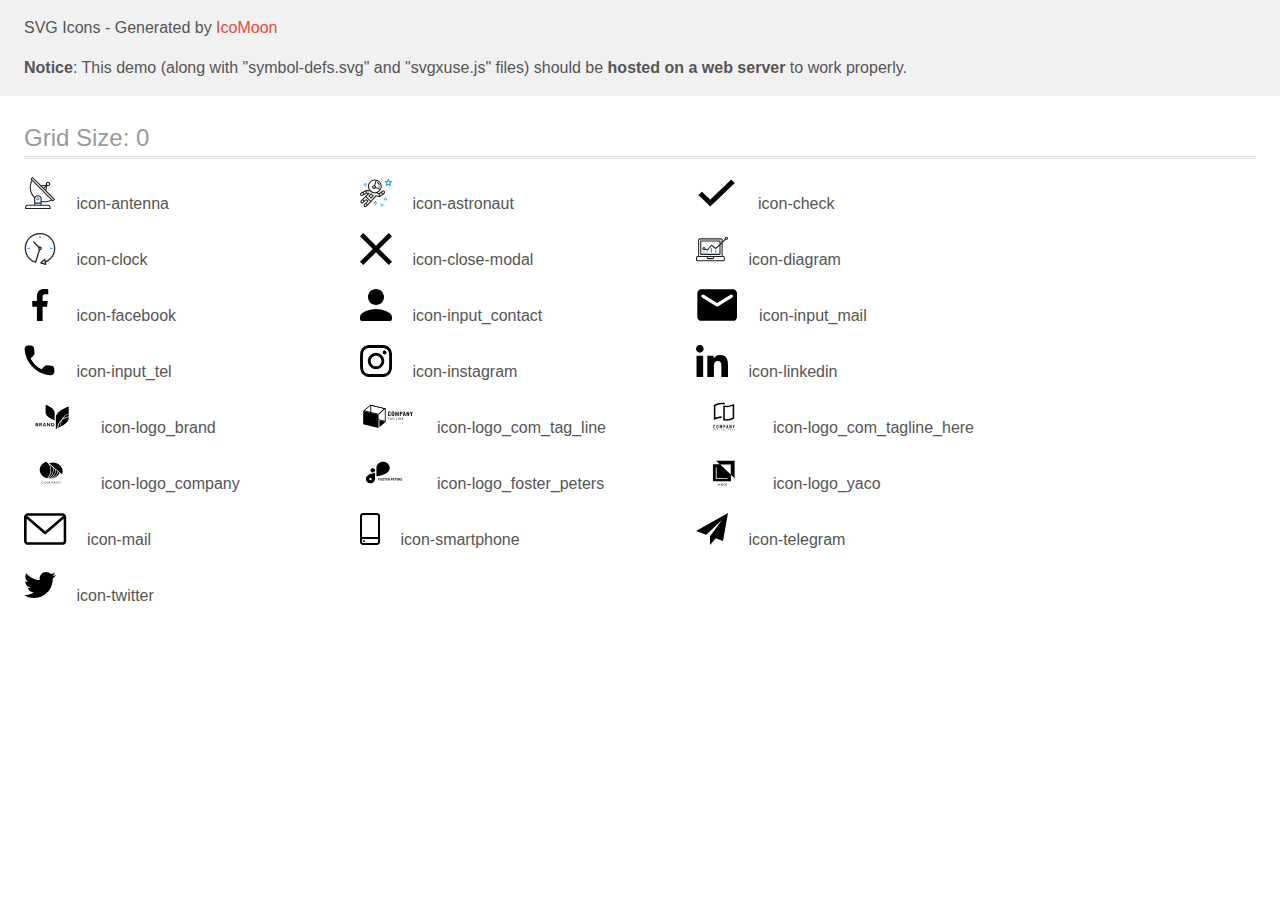
<file: images/icons/sprite/demo-external-svg.html>
<!doctype html>
<html>
<head>
    <title>IcoMoon - SVG Icons</title>
    <meta charset="utf-8">
    <meta name="viewport" content="width=device-width, initial-scale=1">
    <link rel="stylesheet" href="demo-files/demo.css">
    <link rel="stylesheet" href="style.css">
</head>
<body>
<header class="bgc1 clearfix">
<div class="mhl">
    <p>SVG Icons - Generated by <a href="https://icomoon.io/app">IcoMoon</a></p><p><strong>Notice</strong>: This demo (along with "symbol-defs.svg" and "svgxuse.js" files) should be <b>hosted on a web server</b> to work properly.</p>
</div>
</header>
    <div class="clearfix mhl ptl">
        <h1 class="mvm mtn fgc1">Grid Size: 0</h1>
        <div class="glyph fs1">
            <div class="clearfix pbs">
                <svg class="icon icon-antenna"><use xlink:href="symbol-defs.svg#icon-antenna"></use></svg><span class="name"> icon-antenna</span>
            </div>
        </div>
        <div class="glyph fs1">
            <div class="clearfix pbs">
                <svg class="icon icon-astronaut"><use xlink:href="symbol-defs.svg#icon-astronaut"></use></svg><span class="name"> icon-astronaut</span>
            </div>
        </div>
        <div class="glyph fs1">
            <div class="clearfix pbs">
                <svg class="icon icon-check"><use xlink:href="symbol-defs.svg#icon-check"></use></svg><span class="name"> icon-check</span>
            </div>
        </div>
        <div class="glyph fs1">
            <div class="clearfix pbs">
                <svg class="icon icon-clock"><use xlink:href="symbol-defs.svg#icon-clock"></use></svg><span class="name"> icon-clock</span>
            </div>
        </div>
        <div class="glyph fs1">
            <div class="clearfix pbs">
                <svg class="icon icon-close-modal"><use xlink:href="symbol-defs.svg#icon-close-modal"></use></svg><span class="name"> icon-close-modal</span>
            </div>
        </div>
        <div class="glyph fs1">
            <div class="clearfix pbs">
                <svg class="icon icon-diagram"><use xlink:href="symbol-defs.svg#icon-diagram"></use></svg><span class="name"> icon-diagram</span>
            </div>
        </div>
        <div class="glyph fs1">
            <div class="clearfix pbs">
                <svg class="icon icon-facebook"><use xlink:href="symbol-defs.svg#icon-facebook"></use></svg><span class="name"> icon-facebook</span>
            </div>
        </div>
        <div class="glyph fs1">
            <div class="clearfix pbs">
                <svg class="icon icon-input_contact"><use xlink:href="symbol-defs.svg#icon-input_contact"></use></svg><span class="name"> icon-input_contact</span>
            </div>
        </div>
        <div class="glyph fs1">
            <div class="clearfix pbs">
                <svg class="icon icon-input_mail"><use xlink:href="symbol-defs.svg#icon-input_mail"></use></svg><span class="name"> icon-input_mail</span>
            </div>
        </div>
        <div class="glyph fs1">
            <div class="clearfix pbs">
                <svg class="icon icon-input_tel"><use xlink:href="symbol-defs.svg#icon-input_tel"></use></svg><span class="name"> icon-input_tel</span>
            </div>
        </div>
        <div class="glyph fs1">
            <div class="clearfix pbs">
                <svg class="icon icon-instagram"><use xlink:href="symbol-defs.svg#icon-instagram"></use></svg><span class="name"> icon-instagram</span>
            </div>
        </div>
        <div class="glyph fs1">
            <div class="clearfix pbs">
                <svg class="icon icon-linkedin"><use xlink:href="symbol-defs.svg#icon-linkedin"></use></svg><span class="name"> icon-linkedin</span>
            </div>
        </div>
        <div class="glyph fs1">
            <div class="clearfix pbs">
                <svg class="icon icon-logo_brand"><use xlink:href="symbol-defs.svg#icon-logo_brand"></use></svg><span class="name"> icon-logo_brand</span>
            </div>
        </div>
        <div class="glyph fs1">
            <div class="clearfix pbs">
                <svg class="icon icon-logo_com_tag_line"><use xlink:href="symbol-defs.svg#icon-logo_com_tag_line"></use></svg><span class="name"> icon-logo_com_tag_line</span>
            </div>
        </div>
        <div class="glyph fs1">
            <div class="clearfix pbs">
                <svg class="icon icon-logo_com_tagline_here"><use xlink:href="symbol-defs.svg#icon-logo_com_tagline_here"></use></svg><span class="name"> icon-logo_com_tagline_here</span>
            </div>
        </div>
        <div class="glyph fs1">
            <div class="clearfix pbs">
                <svg class="icon icon-logo_company"><use xlink:href="symbol-defs.svg#icon-logo_company"></use></svg><span class="name"> icon-logo_company</span>
            </div>
        </div>
        <div class="glyph fs1">
            <div class="clearfix pbs">
                <svg class="icon icon-logo_foster_peters"><use xlink:href="symbol-defs.svg#icon-logo_foster_peters"></use></svg><span class="name"> icon-logo_foster_peters</span>
            </div>
        </div>
        <div class="glyph fs1">
            <div class="clearfix pbs">
                <svg class="icon icon-logo_yaco"><use xlink:href="symbol-defs.svg#icon-logo_yaco"></use></svg><span class="name"> icon-logo_yaco</span>
            </div>
        </div>
        <div class="glyph fs1">
            <div class="clearfix pbs">
                <svg class="icon icon-mail"><use xlink:href="symbol-defs.svg#icon-mail"></use></svg><span class="name"> icon-mail</span>
            </div>
        </div>
        <div class="glyph fs1">
            <div class="clearfix pbs">
                <svg class="icon icon-smartphone"><use xlink:href="symbol-defs.svg#icon-smartphone"></use></svg><span class="name"> icon-smartphone</span>
            </div>
        </div>
        <div class="glyph fs1">
            <div class="clearfix pbs">
                <svg class="icon icon-telegram"><use xlink:href="symbol-defs.svg#icon-telegram"></use></svg><span class="name"> icon-telegram</span>
            </div>
        </div>
        <div class="glyph fs1">
            <div class="clearfix pbs">
                <svg class="icon icon-twitter"><use xlink:href="symbol-defs.svg#icon-twitter"></use></svg><span class="name"> icon-twitter</span>
            </div>
        </div>
  </div>
<script defer src="svgxuse.js"></script>
</body>
</html>
</file>
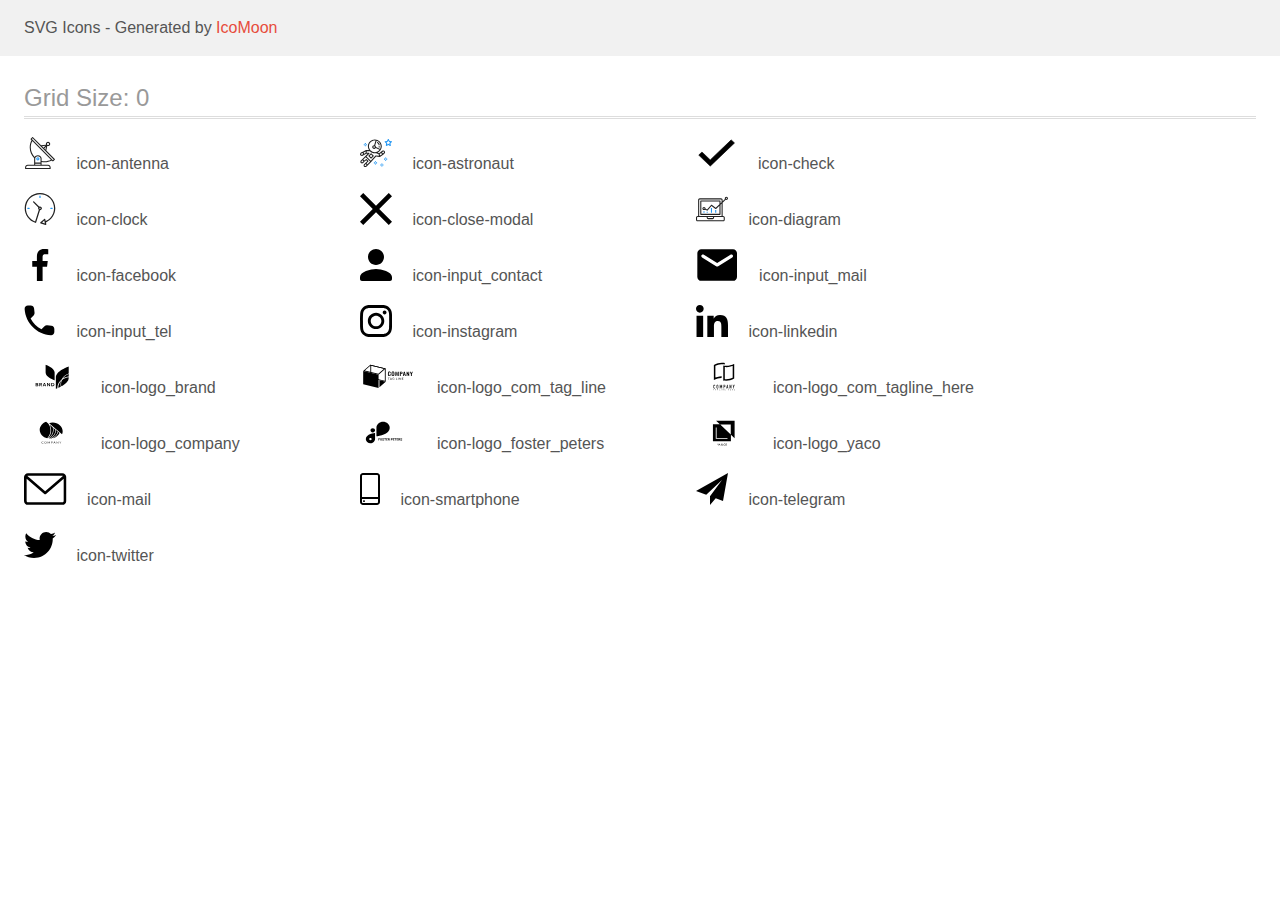
<file: images/icons/sprite/demo.html>
<!doctype html>
<html>
<head>
    <title>IcoMoon - SVG Icons</title>
    <meta charset="utf-8">
    <meta name="viewport" content="width=device-width, initial-scale=1">
    <link rel="stylesheet" href="demo-files/demo.css">
    <link rel="stylesheet" href="style.css">
</head>
<body>
<svg aria-hidden="true" style="position: absolute; width: 0; height: 0; overflow: hidden;" version="1.1" xmlns="http://www.w3.org/2000/svg" xmlns:xlink="http://www.w3.org/1999/xlink">
<defs>
<symbol id="icon-antenna" viewBox="0 0 32 32">
<path fill="#212121" style="fill: var(--color1, #212121)" d="M30.773 22.098l-8.443-8.505 0.937-4.616c0.225 0.090 0.485 0.144 0.758 0.146h0.007c0.008 0 0.017 0 0.026 0 1.192 0 2.159-0.967 2.159-2.159s-0.967-2.159-2.159-2.159c-1.192 0-2.159 0.967-2.159 2.159 0 0.259 0.046 0.508 0.13 0.739l-0.005-0.015-4.96 0.606-8.091-8.133c-0.096-0.098-0.229-0.159-0.376-0.16h-0c-0.14 0.001-0.274 0.057-0.373 0.155l-1.512 1.504c-0.096 0.097-0.156 0.23-0.156 0.377s0.060 0.281 0.156 0.377v0l0.814 0.825c-1.143 2.062-1.816 4.522-1.816 7.139 0 4.106 1.656 7.824 4.336 10.525l-0.001-0.001c0.043 0.041 0.092 0.074 0.146 0.097-0.032 0.164-0.051 0.353-0.052 0.546v6.188h-6.4c-1.472 0.001-2.666 1.194-2.667 2.666v1.067c0 0.295 0.239 0.534 0.534 0.534h24.534c0.294 0 0.533-0.239 0.533-0.534v-1.067c-0.002-1.472-1.195-2.665-2.666-2.666h-6.4v-2.742c1.003 0.21 2.024 0.317 3.049 0.32 2.58-0.003 5.005-0.663 7.117-1.822l-0.077 0.039 0.818 0.823c0.099 0.101 0.235 0.159 0.376 0.16 0.14-0.001 0.274-0.057 0.373-0.155l1.512-1.504c0.096-0.097 0.156-0.23 0.156-0.377s-0.060-0.281-0.156-0.377v0zM23.28 6.233c0.193-0.192 0.459-0.31 0.752-0.31 0.589 0 1.067 0.478 1.067 1.066s-0.477 1.066-1.067 1.066c-0 0-0 0-0 0h-0.004c-0.587-0.003-1.061-0.479-1.061-1.066 0-0.295 0.12-0.563 0.314-0.756l0-0h-0.002zM22.024 9.737l-0.598 2.946-1.175-1.183 1.774-1.763zM21.419 8.835l-1.92 1.909-1.486-1.493 3.406-0.416zM24.004 28.8c0.884 0 1.6 0.716 1.6 1.6v0 0.534h-23.466v-0.534c0-0.884 0.716-1.6 1.6-1.6v0h20.267zM16.538 26.666v1.067h-5.334v-1.067h5.334zM11.204 25.6v-4.053c0-1.294 1.196-2.346 2.667-2.346s2.667 1.053 2.667 2.346v4.053h-5.334zM17.604 23.904v-2.357c0-1.882-1.675-3.413-3.733-3.413-0.017-0-0.038-0-0.058-0-1.353 0-2.54 0.707-3.213 1.771l-0.009 0.016c-2.36-2.482-3.812-5.846-3.812-9.55 0-2.314 0.567-4.496 1.569-6.414l-0.036 0.077 18.602 18.709c-1.823 0.947-3.979 1.502-6.266 1.502-1.079 0-2.128-0.124-3.136-0.357l0.093 0.018zM28.893 23.22l-21.057-21.181 0.754-0.752 7.935 7.98c0.004 0 0.006 0.007 0.010 0.010l13.114 13.191-0.757 0.752z"></path>
<path fill="#2196f3" style="fill: var(--color2, #2196f3)" d="M13.876 20.267h-0.005c-0.001 0-0.002 0-0.002 0-0.884 0-1.6 0.716-1.6 1.6s0.715 1.599 1.597 1.6h0.005c0.001 0 0.001 0 0.002 0 0.884 0 1.6-0.716 1.6-1.6s-0.715-1.599-1.598-1.6h-0zM14.249 22.245c-0.096 0.096-0.229 0.155-0.376 0.155-0.295 0-0.534-0.239-0.534-0.534s0.238-0.533 0.532-0.533h0c0.293 0.001 0.531 0.239 0.531 0.533 0 0.148-0.060 0.282-0.157 0.378l-0 0h0.005z"></path>
</symbol>
<symbol id="icon-astronaut" viewBox="0 0 32 32">
<path fill="#2196f3" style="fill: var(--color2, #2196f3)" d="M31.974 4.524c-0.064-0.191-0.227-0.332-0.427-0.362l-0.003-0-1.911-0.278-0.855-1.731c-0.179-0.365-0.777-0.365-0.956 0l-0.855 1.731-1.911 0.278c-0.26 0.039-0.457 0.26-0.457 0.528 0 0.15 0.062 0.285 0.161 0.382l1.383 1.348-0.326 1.903c-0.034 0.2 0.048 0.402 0.212 0.522 0.166 0.12 0.383 0.135 0.562 0.040l1.709-0.899 1.709 0.899c0.072 0.038 0.157 0.061 0.247 0.061 0.295 0 0.534-0.239 0.534-0.534 0-0.031-0.003-0.062-0.008-0.092l0 0.003-0.326-1.903 1.383-1.348c0.099-0.097 0.161-0.233 0.161-0.382 0-0.059-0.009-0.115-0.027-0.168l0.001 0.004zM29.511 5.851c-0.126 0.122-0.183 0.299-0.153 0.472l0.191 1.114-1-0.526c-0.072-0.039-0.158-0.062-0.249-0.062s-0.177 0.023-0.252 0.063l0.003-0.001-1 0.526 0.191-1.114c0.005-0.027 0.008-0.059 0.008-0.091 0-0.149-0.061-0.285-0.16-0.381l-0-0-0.811-0.79 1.119-0.162c0.174-0.025 0.324-0.134 0.402-0.292l0.5-1.013 0.5 1.013c0.078 0.158 0.228 0.267 0.402 0.292l1.119 0.162-0.809 0.79zM26.134 20.522h-1.067v1.067h1.067v-1.067zM26.134 22.656h-1.067v1.066h1.067v-1.066zM27.2 21.589h-1.067v1.067h1.067v-1.067zM25.067 21.589h-1.067v1.067h1.067v-1.067zM22.4 26.389h-1.067v1.067h1.067v-1.067zM22.4 28.523h-1.067v1.067h1.067v-1.067zM23.467 27.456h-1.067v1.067h1.067v-1.067zM21.334 27.456h-1.067v1.067h1.067v-1.067zM16 24.256h-1.066v1.067h1.066v-1.067zM16 26.389h-1.066v1.067h1.066v-1.067zM17.067 25.322h-1.067v1.067h1.067v-1.067zM14.934 25.322h-1.067v1.067h1.067v-1.067zM5.867 6.122h-1.066v1.066h1.066v-1.066zM5.867 8.256h-1.066v1.066h1.066v-1.066zM6.933 7.189h-1.067v1.067h1.066v-1.067zM4.8 7.189h-1.067v1.067h1.067v-1.067z"></path>
<path fill="#212121" style="fill: var(--color1, #212121)" d="M24.715 14.16c-0.28-0.376-0.698-0.636-1.179-0.703l-0.009-0.001c-0.076-0.012-0.164-0.018-0.254-0.018-0.411 0-0.789 0.139-1.090 0.373l0.004-0.003-1.253 0.96-1.898 1.417-1.358-0.541c2.421-1.086 4.113-3.508 4.113-6.32 0-3.823-3.122-6.934-6.961-6.934s-6.961 3.11-6.961 6.934c0 1.386 0.415 2.674 1.12 3.759l-2.768-0.024c-0.009 0-0.016 0.005-0.023 0.005-0.057 0.003-0.11 0.014-0.159 0.033l0.004-0.001c-0.013 0.005-0.026 0.007-0.038 0.013-0.006 0.003-0.013 0.003-0.019 0.006l-3.233 1.596c-0 0-0.001 0-0.001 0.001l-1.893 0.91c-0.024 0.011-0.045 0.023-0.065 0.036l0.001-0.001c-0.482 0.324-0.795 0.867-0.795 1.483 0 0.297 0.073 0.577 0.201 0.823l-0.005-0.010c0.22 0.424 0.592 0.742 1.043 0.885l0.013 0.003c0.161 0.053 0.345 0.083 0.537 0.083 0.308 0 0.598-0.078 0.851-0.216l-0.009 0.005 1.388-0.738 2.264-1.169 1.357-0.008-5.442 5.415c0 0.001-0.001 0.001-0.001 0.001l-1.339 1.333c-0.303 0.299-0.491 0.714-0.491 1.173 0 0.002 0 0.003 0 0.005v-0c0.002 0.919 0.748 1.664 1.667 1.664 0.001 0 0.002 0 0.002 0h-0c0.428 0 0.854-0.162 1.18-0.485l1.314-1.309 1.741-1.3 0.901 0.897-3.102 3.088c-0.303 0.299-0.491 0.714-0.491 1.173 0 0.001 0 0.003 0 0.004v-0c0 0.445 0.174 0.864 0.49 1.179 0.302 0.3 0.717 0.485 1.176 0.485 0.001 0 0.002 0 0.003 0h-0c0.427 0 0.855-0.162 1.18-0.485l4.488-4.472c0.007-0.006 0.016-0.009 0.022-0.016l5.166-5.658 3.471 0.494c0.025 0.004 0.050 0.006 0.075 0.006 0.064 0 0.127-0.016 0.187-0.038 0.017-0.006 0.032-0.015 0.049-0.023 0.019-0.010 0.039-0.015 0.058-0.027l3.213-2.133c0.012-0.008 0.018-0.021 0.029-0.030 0.013-0.010 0.029-0.014 0.041-0.026l1.271-1.191c0.348-0.326 0.564-0.787 0.564-1.3 0-0.4-0.132-0.769-0.355-1.066l0.003 0.005zM2.13 17.77c-0.098 0.054-0.215 0.086-0.34 0.086-0.078 0-0.153-0.013-0.224-0.036l0.005 0.001c-0.294-0.093-0.504-0.364-0.504-0.683 0-0.235 0.114-0.444 0.289-0.575l0.002-0.001 1.314-0.632 0.316 0.924 0.133 0.389-0.992 0.527zM5.627 15.942l-1.548 0.8-0.255-0.746-0.184-0.537 2.027-1.001-0.040 1.484zM20.727 9.322c0 0.918-0.219 1.785-0.599 2.56l-4.181-1.899c-0.044-0.575-0.342-1.072-0.782-1.384l-0.006-0.004 1.464-4.861c2.377 0.757 4.104 2.975 4.104 5.588zM8.938 9.322c0-3.235 2.644-5.867 5.894-5.867 0.253 0 0.5 0.022 0.745 0.053l-1.432 4.753c-0.019 0-0.037-0.006-0.057-0.006-0 0-0.001 0-0.001 0-1.032 0-1.869 0.835-1.872 1.867v0c0.003 1.031 0.84 1.867 1.872 1.867 0 0 0 0 0.001 0h-0c0.695 0 1.295-0.383 1.618-0.944l3.863 1.755c-1.075 1.447-2.795 2.39-4.737 2.39-3.25 0-5.894-2.632-5.894-5.867zM14.895 10.122c0 0.441-0.362 0.8-0.806 0.8-0 0-0.001 0-0.001 0-0.443 0-0.802-0.358-0.804-0.8v-0c0-0.441 0.361-0.8 0.806-0.8s0.806 0.359 0.806 0.8zM2.464 25.146c-0.11 0.109-0.261 0.176-0.428 0.176s-0.317-0.067-0.427-0.175l0 0c-0.109-0.108-0.176-0.257-0.176-0.422s0.067-0.314 0.176-0.422l0-0 0.962-0.959 0.852 0.848-0.959 0.954zM5.678 28.88c-0.11 0.109-0.261 0.176-0.428 0.176s-0.317-0.067-0.427-0.175l0 0c-0.109-0.108-0.176-0.257-0.176-0.422s0.067-0.314 0.176-0.422l0-0 0.963-0.959 0.852 0.848-0.96 0.955zM9.16 25.411l-0.001 0.001-1.765 1.76-0.852-0.848 1.765-1.757c0.040-0.040 0.065-0.088 0.090-0.136 0.007-0.014 0.020-0.026 0.026-0.040 0.016-0.041 0.019-0.085 0.026-0.128 0.003-0.025 0.014-0.048 0.014-0.073 0-0.035-0.013-0.070-0.020-0.105-0.006-0.032-0.006-0.064-0.019-0.096-0.025-0.053-0.055-0.098-0.092-0.138l0 0c-0.010-0.012-0.014-0.026-0.025-0.038h-0.001s0-0.001-0.001-0.002l-1.607-1.6c-0.017-0.017-0.039-0.024-0.058-0.038-0.025-0.021-0.054-0.040-0.084-0.056l-0.003-0.001c-0.026-0.012-0.058-0.023-0.090-0.031l-0.003-0.001c-0.030-0.009-0.065-0.017-0.101-0.020l-0.002-0c-0.007-0-0.015-0-0.023-0-0.026 0-0.051 0.002-0.075 0.005l0.003-0c-0.036 0.005-0.069 0.009-0.104 0.021s-0.064 0.027-0.094 0.045c-0.020 0.011-0.043 0.015-0.061 0.029l-1.774 1.324-0.901-0.897 2.399-2.386 4.36 4.289-0.928 0.919zM15.979 18.394c-0.016-0.002-0.030 0.004-0.046 0.003-0.008-0-0.017-0.001-0.027-0.001-0.031 0-0.062 0.003-0.092 0.008l0.003-0c-0.070 0.011-0.132 0.035-0.187 0.070l0.002-0.001c-0.030 0.018-0.057 0.037-0.083 0.061-0.013 0.011-0.028 0.016-0.040 0.029l-4.698 5.146-4.328-4.256 2.833-2.818c0.096-0.097 0.156-0.23 0.156-0.377 0-0.295-0.239-0.534-0.534-0.534-0.001 0-0.001 0-0.002 0h0l-2.219 0.013 0.028-1.607 3.104 0.027c1.264 1.297 3.027 2.101 4.978 2.101 0.001 0 0.002 0 0.003 0h-0c0.438 0 0.864-0.046 1.28-0.122 0.040 0.032 0.080 0.064 0.129 0.085l2.41 0.96 0.152 0.758 0.178 0.886-3.003-0.427zM20.020 18.572l-0.313-1.558 1.446-1.080 0.946 1.257-2.080 1.381zM23.773 15.741l-0.837 0.785-0.931-1.236 0.831-0.637c0.155-0.119 0.351-0.168 0.543-0.143 0.193 0.027 0.364 0.128 0.48 0.284 0.088 0.117 0.141 0.265 0.141 0.426 0 0.206-0.087 0.391-0.226 0.521l-0 0z"></path>
<path fill="#212121" style="fill: var(--color1, #212121)" d="M13.602 18.544l-2.143-2.134c-0.096-0.096-0.229-0.155-0.376-0.155s-0.28 0.059-0.376 0.155l-2.143 2.133c-0.097 0.097-0.156 0.23-0.156 0.378s0.060 0.281 0.156 0.378l-0-0 2.142 2.134c0.096 0.096 0.229 0.156 0.376 0.156s0.28-0.059 0.376-0.156v0l2.143-2.134c0.097-0.097 0.157-0.23 0.157-0.378s-0.060-0.281-0.157-0.378l-0-0zM11.083 20.303l-1.387-1.381 1.386-1.381 1.387 1.381-1.387 1.381zM17.164 5.071l-0.258 1.036c0.071 0.018 1.738 0.452 1.738 2.149h1.067c0-2.017-1.666-2.965-2.547-3.184zM19.711 9.322h-1.067v1.066h1.067v-1.066z"></path>
</symbol>
<symbol id="icon-check" viewBox="0 0 42 32">
<path stroke-linejoin="miter" stroke-linecap="butt" stroke-miterlimit="4" stroke-width="0.64" d="M6.262 15.206l-0.221-0.211-0.221 0.208-3.085 2.925 0.243 0.234 11.408 10.88 0.221-0.211 24.256-23.139-0.243-0.23-3.043-2.902-0.221 0.211-20.97 19.987-8.125-7.75z"></path>
</symbol>
<symbol id="icon-clock" viewBox="0 0 32 32">
<path fill="#212121" style="fill: var(--color1, #212121)" d="M31.296 15.301c-0.001-8.452-6.855-15.303-15.308-15.301s-15.303 6.855-15.301 15.308c0.002 6.788 4.422 12.543 10.541 14.545l0.108 0.031c0.061 0.019 0.123 0.029 0.187 0.029 0.12 0 0.238-0.032 0.342-0.094 0.135-0.080 0.236-0.207 0.283-0.357l3.865-12.25c1.054-0.004 1.906-0.859 1.906-1.913 0-1.056-0.856-1.913-1.913-1.913-0.303 0-0.59 0.071-0.845 0.196l0.011-0.005-5.106-5.107c-0.114-0.11-0.271-0.179-0.443-0.179-0.352 0-0.638 0.286-0.638 0.638 0 0.172 0.068 0.328 0.179 0.443l-0-0 5.103 5.109c-0.121 0.241-0.191 0.525-0.191 0.826 0 0.602 0.283 1.137 0.723 1.48l0.004 0.003-3.682 11.673c-7.278-2.681-11.004-10.754-8.324-18.032s10.754-11.004 18.032-8.323c7.278 2.681 11.004 10.754 8.323 18.032-1.345 3.581-4.003 6.406-7.374 7.938l-0.088 0.036-0.398-1.874c-0.063-0.291-0.318-0.506-0.624-0.506-0.164 0-0.313 0.062-0.426 0.163l0.001-0.001-3.837 3.426c-0.132 0.117-0.214 0.287-0.214 0.477 0 0.283 0.185 0.524 0.441 0.606l0.005 0.001 4.899 1.563c0.058 0.020 0.126 0.031 0.196 0.031 0.352 0 0.637-0.285 0.637-0.637 0-0.047-0.005-0.093-0.015-0.138l0.001 0.004-0.391-1.839c5.528-2.374 9.329-7.772 9.329-14.057 0-0.011 0-0.023-0-0.034v0.002zM15.992 14.664c0.352 0 0.638 0.286 0.638 0.638s-0.285 0.638-0.638 0.638v0c-0.352 0-0.638-0.286-0.638-0.638s0.286-0.638 0.638-0.638v0zM18.092 29.528l2.184-1.948 0.603 2.84-2.787-0.892z"></path>
<path fill="#2196f3" style="fill: var(--color2, #2196f3)" d="M15.354 3.185v1.275c0 0.352 0.286 0.638 0.638 0.638s0.638-0.285 0.638-0.638v0-1.275c0-0.352-0.285-0.638-0.638-0.638s-0.638 0.285-0.638 0.638v0zM3.876 14.664c-0.352 0-0.638 0.286-0.638 0.638s0.285 0.638 0.638 0.638h1.275c0.352 0 0.638-0.286 0.638-0.638s-0.285-0.638-0.638-0.638h-1.275zM28.108 15.939c0.352 0 0.638-0.286 0.638-0.638s-0.285-0.638-0.638-0.638h-1.275c-0.352 0-0.638 0.286-0.638 0.638s0.285 0.638 0.638 0.638h1.275z"></path>
</symbol>
<symbol id="icon-close-modal" viewBox="0 0 32 32">
<path d="M32 3.223l-3.223-3.223-12.777 12.777-12.777-12.777-3.223 3.223 12.777 12.777-12.777 12.777 3.223 3.223 12.777-12.777 12.777 12.777 3.223-3.223-12.777-12.777 12.777-12.777z"></path>
</symbol>
<symbol id="icon-diagram" viewBox="0 0 32 32">
<path fill="#2196f3" style="fill: var(--color2, #2196f3)" d="M14.926 14.965h1.066v4.798h-1.066v-4.798zM19.19 17.097h1.066v2.665h-1.066v-2.665zM10.661 18.696h1.066v1.066h-1.066v-1.066zM7.463 18.163h1.066v1.599h-1.066v-1.599z"></path>
<path fill="#212121" style="fill: var(--color1, #212121)" d="M1.599 28.291h25.586c0 0 0 0 0 0 0.883 0 1.599-0.716 1.599-1.599v0-2.132c0-0.883-0.716-1.599-1.599-1.599v0h-0.533v-13.294l3.028-2.868c0.207 0.104 0.452 0.166 0.711 0.166 0.888 0 1.608-0.72 1.608-1.608s-0.72-1.608-1.608-1.608c-0.888 0-1.608 0.72-1.608 1.608 0 0.247 0.056 0.481 0.155 0.69l-0.004-0.010-2.281 2.162v-1.23c0-0.883-0.716-1.599-1.599-1.599v0h-21.323c-0.883 0-1.599 0.716-1.599 1.599v0 15.992h-0.533c-0.883 0-1.599 0.716-1.599 1.599v0 2.132c0 0.883 0.716 1.599 1.599 1.599v0zM30.384 4.837c0.294 0 0.533 0.239 0.533 0.533s-0.239 0.533-0.533 0.533v0c-0.294 0-0.533-0.239-0.533-0.533s0.239-0.533 0.533-0.533v0zM3.198 6.969c0-0.294 0.239-0.533 0.533-0.533h21.323c0.294 0 0.533 0.239 0.533 0.533v2.239l-1.066 1.013v-2.185c0-0.295-0.239-0.534-0.534-0.534h-19.189c-0.294 0-0.534 0.239-0.534 0.533v13.327c0 0.294 0.239 0.533 0.534 0.533h19.189c0.295 0 0.534-0.239 0.534-0.533v-9.675l1.066-1.010v12.283h-22.389v-15.991zM7.996 13.899c-0.001 0-0.003 0-0.005 0-0.883 0-1.599 0.716-1.599 1.599s0.716 1.599 1.599 1.599c0.432 0 0.824-0.172 1.112-0.45l-0 0 1.853 0.93c0.215 0.107 0.476 0.057 0.636-0.122l3.939-4.432 3.872 2.902c0.208 0.155 0.498 0.139 0.686-0.039l3.365-3.188v8.131h-18.123v-12.261h18.123v2.661l-3.771 3.572-3.904-2.927c-0.088-0.067-0.2-0.107-0.32-0.107-0.158 0-0.3 0.069-0.398 0.178l-0 0.001-3.993 4.493-1.493-0.746c0.011-0.064 0.017-0.128 0.020-0.193 0-0.883-0.716-1.599-1.599-1.599v0zM8.529 15.498c0 0.294-0.239 0.533-0.533 0.533s-0.533-0.239-0.533-0.533v0c0-0.294 0.239-0.533 0.533-0.533s0.533 0.239 0.533 0.533v0zM11.727 24.026h5.33v0.533c0 0.294-0.238 0.533-0.533 0.533h-4.265c-0.294 0-0.533-0.239-0.533-0.533v0-0.533zM1.067 24.56c0-0.294 0.238-0.533 0.533-0.533h9.062v0.533c0 0.883 0.716 1.599 1.599 1.599v0h4.265c0.883 0 1.599-0.716 1.599-1.599v0-0.533h9.062c0.294 0 0.533 0.239 0.533 0.533v2.132c0 0.294-0.239 0.533-0.533 0.533h-25.586c-0 0-0 0-0 0-0.294 0-0.533-0.239-0.533-0.533 0 0 0 0 0 0v0-2.132z"></path>
</symbol>
<symbol id="icon-facebook" viewBox="0 0 32 32">
<path d="M21.328 5.312h2.923v-5.088c-1.232-0.143-2.66-0.224-4.108-0.224-0.052 0-0.104 0-0.156 0l0.008-0c-4.213 0-7.099 2.65-7.099 7.52v4.48h-4.646v5.688h4.646v14.312h5.699v-14.31h4.459l0.707-5.688h-5.168v-3.922c0-1.643 0.443-2.768 2.734-2.768z"></path>
</symbol>
<symbol id="icon-input_contact" viewBox="0 0 32 32">
<path d="M16 16c4.418 0 8-3.582 8-8s-3.582-8-8-8v0c-4.418 0-8 3.582-8 8s3.582 8 8 8v0zM16 20c-5.339 0-16 2.68-16 8v2c0 1.099 0.901 2 2 2h28c1.099 0 2-0.901 2-2v-2c0-5.32-10.661-8-16-8z"></path>
</symbol>
<symbol id="icon-input_mail" viewBox="0 0 43 32">
<path d="M37.333 0h-32c-2.2 0-3.981 1.8-3.981 4l-0.019 24c0 2.2 1.8 4 4 4h32c2.2 0 4-1.8 4-4v-24c0-2.2-1.8-4-4-4zM36.533 8.501l-14.139 8.837c-0.302 0.188-0.668 0.3-1.060 0.3s-0.758-0.112-1.069-0.305l0.009 0.005-14.141-8.84c-0.503-0.301-0.835-0.843-0.835-1.463 0-0.938 0.761-1.699 1.699-1.699 0.349 0 0.673 0.105 0.943 0.285l-0.006-0.004 13.4 8.381 13.4-8.381c0.264-0.176 0.588-0.282 0.937-0.282 0.938 0 1.699 0.761 1.699 1.699 0 0.62-0.332 1.162-0.828 1.459l-0.008 0.004z"></path>
</symbol>
<symbol id="icon-input_tel" viewBox="0 0 32 32">
<path d="M27.419 20.853l-4.201-0.48c-0.116-0.014-0.25-0.023-0.385-0.023-0.909 0-1.732 0.369-2.328 0.964l-3.045 3.045c-4.718-2.435-8.467-6.185-10.835-10.764l-0.065-0.139 3.063-3.056c0.596-0.596 0.964-1.419 0.964-2.328 0-0.136-0.008-0.27-0.024-0.401l0.002 0.016-0.48-4.169c-0.199-1.655-1.595-2.926-3.287-2.926-0.001 0-0.003 0-0.004 0h-2.861c-1.87-0.005-3.424 1.55-3.31 3.417 0.878 14.126 12.176 25.408 26.286 26.286 1.867 0.114 3.424-1.44 3.424-3.31v-2.862c0-0.005 0-0.010 0-0.016 0-1.681-1.266-3.067-2.897-3.256l-0.015-0.001z"></path>
</symbol>
<symbol id="icon-instagram" viewBox="0 0 32 32">
<path d="M31.968 9.408c-0.074-1.701-0.349-2.869-0.742-3.882-0.424-1.111-1.054-2.059-1.85-2.837l-0.001-0.001c-0.78-0.792-1.724-1.419-2.778-1.827l-0.054-0.018c-1.019-0.394-2.181-0.667-3.882-0.742-1.712-0.082-2.256-0.101-6.602-0.101-4.344 0-4.888 0.019-6.595 0.094-1.699 0.074-2.869 0.349-3.88 0.742-1.112 0.424-2.060 1.054-2.839 1.85l-0.001 0.001c-0.791 0.78-1.418 1.724-1.825 2.778l-0.018 0.054c-0.395 1.019-0.669 2.181-0.744 3.882-0.082 1.712-0.101 2.256-0.101 6.602 0 4.344 0.019 4.888 0.094 6.595 0.075 1.701 0.35 2.869 0.744 3.882 0.426 1.11 1.055 2.057 1.849 2.837l0.001 0.001c0.8 0.813 1.77 1.443 2.832 1.843 1.019 0.395 2.182 0.67 3.882 0.744 1.707 0.075 2.251 0.094 6.595 0.094 4.346 0 4.89-0.019 6.595-0.094 1.701-0.074 2.869-0.349 3.882-0.742 2.157-0.85 3.833-2.526 4.664-4.628l0.019-0.055c0.394-1.019 0.669-2.182 0.744-3.882 0.075-1.707 0.093-2.251 0.093-6.595s-0.006-4.888-0.080-6.595zM29.088 22.474c-0.070 1.563-0.333 2.406-0.55 2.97-0.552 1.399-1.64 2.486-3.004 3.024l-0.036 0.012c-0.56 0.219-1.411 0.482-2.968 0.55-1.688 0.075-2.194 0.094-6.464 0.094-4.269 0-4.782-0.019-6.464-0.094-1.563-0.069-2.406-0.331-2.97-0.55-0.721-0.269-1.334-0.676-1.836-1.192l-0.001-0.001c-0.517-0.503-0.924-1.117-1.184-1.803l-0.011-0.034c-0.218-0.563-0.48-1.413-0.549-2.97-0.075-1.688-0.094-2.195-0.094-6.464 0-4.27 0.019-4.784 0.094-6.464 0.069-1.563 0.331-2.406 0.549-2.97 0.269-0.722 0.678-1.337 1.198-1.837l0.002-0.002c0.504-0.517 1.119-0.923 1.806-1.182l0.034-0.011c0.56-0.219 1.411-0.48 2.968-0.55 1.688-0.074 2.195-0.093 6.464-0.093 4.275 0 4.782 0.019 6.464 0.093 1.563 0.069 2.406 0.331 2.97 0.55 0.693 0.256 1.325 0.662 1.837 1.194 0.531 0.52 0.938 1.144 1.195 1.84 0.218 0.56 0.48 1.411 0.549 2.968 0.075 1.688 0.094 2.194 0.094 6.464 0 4.269-0.019 4.768-0.094 6.458z"></path>
<path d="M16.059 7.782c-4.539 0.002-8.218 3.682-8.219 8.221v0c0.091 4.471 3.737 8.060 8.221 8.060s8.13-3.589 8.221-8.052l0-0.009c-0.001-4.54-3.681-8.22-8.221-8.221h-0zM16.059 21.334c-2.945-0-5.332-2.388-5.332-5.333s2.388-5.333 5.333-5.333c0 0 0.001 0 0.001 0h-0c2.946 0 5.334 2.388 5.334 5.334s-2.388 5.334-5.334 5.334v0zM26.525 7.458c0 1.060-0.86 1.92-1.92 1.92s-1.92-0.86-1.92-1.92v0c0-1.060 0.86-1.92 1.92-1.92s1.92 0.86 1.92 1.92v0z"></path>
</symbol>
<symbol id="icon-linkedin" viewBox="0 0 32 32">
<path d="M31.992 32h0.008v-11.738c0-5.741-1.237-10.163-7.947-10.163-3.227 0-5.392 1.77-6.277 3.45h-0.093v-2.914h-6.365v21.363h6.627v-10.578c0-2.786 0.528-5.48 3.978-5.48 3.398 0 3.448 3.179 3.448 5.658v10.402h6.621zM0.528 10.635h6.635v21.365h-6.635v-21.365zM3.843 0c-2.123 0-3.843 1.721-3.843 3.843v0c0 2.12 1.722 3.878 3.843 3.878 2.12 0 3.842-1.757 3.842-3.878s-1.72-3.841-3.841-3.843h-0z"></path>
</symbol>
<symbol id="icon-logo_brand" viewBox="0 0 57 32">
<path d="M14.27 23.859c0.13 0.147 0.199 0.332 0.196 0.521 0.001 0.012 0.001 0.026 0.001 0.039 0 0.117-0.026 0.227-0.073 0.326l0.002-0.005c-0.056 0.119-0.135 0.218-0.232 0.296l-0.002 0.001c-0.221 0.152-0.494 0.243-0.789 0.243-0.032 0-0.064-0.001-0.096-0.003l0.004 0h-1.549v-3.301h1.517c0.027-0.002 0.058-0.003 0.090-0.003 0.279 0 0.539 0.083 0.756 0.225l-0.005-0.003c0.098 0.076 0.176 0.171 0.227 0.277 0.051 0.108 0.074 0.224 0.068 0.341 0.009 0.181-0.053 0.361-0.176 0.505-0.118 0.131-0.281 0.222-0.462 0.258 0.205 0.034 0.391 0.134 0.523 0.283zM12.454 23.361h0.649c0.147 0.010 0.293-0.029 0.412-0.11 0.047-0.039 0.085-0.088 0.109-0.144l0.001-0.003c0.019-0.043 0.030-0.092 0.030-0.145 0-0.011-0.001-0.022-0.001-0.033l0 0.001c0.001-0.008 0.001-0.018 0.001-0.028 0-0.053-0.011-0.104-0.031-0.15l0.001 0.002c-0.025-0.058-0.062-0.108-0.108-0.147l-0.001-0c-0.105-0.071-0.234-0.113-0.373-0.113-0.018 0-0.036 0.001-0.054 0.002l0.002-0h-0.638v0.867zM13.578 24.627c0.051-0.040 0.091-0.091 0.118-0.149l0.001-0.003c0.022-0.046 0.034-0.101 0.034-0.158 0-0.009-0-0.018-0.001-0.027l0 0.001c0-0.007 0.001-0.016 0.001-0.024 0-0.059-0.013-0.115-0.037-0.165l0.001 0.002c-0.029-0.061-0.070-0.112-0.121-0.151l-0.001-0.001c-0.112-0.076-0.249-0.121-0.397-0.121-0.015 0-0.030 0-0.045 0.001l0.002-0h-0.68v0.908h0.689c0.155 0.008 0.308-0.032 0.435-0.115zM17.371 25.278l-0.843-1.291h-0.317v1.291h-0.726v-3.302h1.374c0.029-0.002 0.064-0.003 0.098-0.003 0.323 0 0.622 0.107 0.862 0.287l-0.004-0.003c0.192 0.179 0.308 0.415 0.327 0.666 0.002 0.021 0.002 0.045 0.002 0.069 0 0.241-0.086 0.461-0.228 0.633l0.001-0.002c-0.171 0.175-0.396 0.296-0.649 0.335l-0.006 0.001 0.899 1.319h-0.789zM16.21 23.538h0.594c0.412 0 0.619-0.166 0.619-0.5 0-0.008 0.001-0.017 0.001-0.027 0-0.063-0.013-0.122-0.035-0.176l0.001 0.003c-0.028-0.067-0.068-0.124-0.118-0.171l-0-0c-0.113-0.085-0.255-0.136-0.41-0.136-0.020 0-0.040 0.001-0.060 0.003l0.003-0h-0.601l0.007 1.005zM21.339 24.613h-1.446l-0.255 0.665h-0.761l1.328-3.265h0.823l1.323 3.265h-0.761l-0.25-0.665zM21.145 24.114l-0.529-1.394-0.529 1.394h1.057zM26.305 25.278h-0.72l-1.616-2.245v2.245h-0.719v-3.302h0.719l1.616 2.259v-2.259h0.72v3.302zM30.418 24.488c-0.149 0.249-0.376 0.452-0.652 0.582-0.28 0.132-0.608 0.209-0.955 0.209-0.021 0-0.041-0-0.062-0.001l0.003 0h-1.282v-3.302h1.283c0.018-0 0.039-0.001 0.060-0.001 0.345 0 0.673 0.075 0.968 0.209l-0.015-0.006c0.276 0.128 0.503 0.329 0.652 0.576 0.148 0.269 0.226 0.565 0.226 0.867s-0.077 0.597-0.226 0.866zM29.593 24.409c0.196-0.205 0.317-0.482 0.318-0.788v-0c0-0.289-0.113-0.569-0.318-0.788-0.223-0.177-0.509-0.284-0.82-0.284-0.029 0-0.058 0.001-0.086 0.003l0.004-0h-0.5v2.138h0.5c0.025 0.002 0.054 0.003 0.083 0.003 0.311 0 0.596-0.107 0.822-0.285l-0.003 0.002zM21.79 3.609s9.3 3.215 9.103 7.867v7.869s-9.294-3.216-9.1-7.869l-0.003-7.867zM39.179 17.503c1.757-1.107 3.788-1.792 5.909-1.994v-2.464c-2.444 0.863-4.517 2.427-5.909 4.458z"></path>
<path d="M38.124 18.245c1.437-2.651 3.93-4.696 6.964-5.716v-7.098s-13.245 4.58-12.965 11.205v11.203s0.59-0.205 1.519-0.589c0-0.358 0-0.719 0.043-1.083 0.274-3.075 1.87-5.925 4.439-7.924z"></path>
<path d="M36.864 22.407c0.069-0.777 0.225-1.546 0.463-2.294-1.599 1.725-2.568 3.867-2.769 6.122-0.020 0.213-0.030 0.426-0.036 0.645 1.105-0.483 1.942-0.895 2.761-1.334l-0.214 0.105c-0.235-1.067-0.304-2.159-0.206-3.244zM37.391 22.447c-0.026 0.273-0.041 0.589-0.041 0.909 0 0.718 0.074 1.419 0.216 2.094l-0.012-0.066c3.619-1.983 7.685-5.046 7.528-8.748v-0.323c-2.586 0.265-5.004 1.3-6.885 2.946-0.415 0.932-0.702 2.014-0.804 3.148l-0.003 0.040z"></path>
</symbol>
<symbol id="icon-logo_com_tag_line" viewBox="0 0 57 32">
<path d="M28.493 14.618c-0.203-0.262-0.326-0.596-0.326-0.958 0-0.036 0.001-0.071 0.004-0.107l-0 0.005v-1.538c0-0.471 0.107-0.829 0.321-1.075 0.213-0.245 0.581-0.367 1.101-0.366 0.489 0 0.837 0.105 1.042 0.313 0.224 0.266 0.333 0.591 0.308 0.919v0.362h-0.875v-0.366c0.003-0.119-0.005-0.239-0.026-0.358-0.015-0.087-0.060-0.161-0.125-0.212l-0.001-0.001c-0.079-0.053-0.175-0.084-0.279-0.084-0.013 0-0.026 0.001-0.039 0.001l0.002-0c-0.011-0.001-0.025-0.001-0.038-0.001-0.11 0-0.212 0.033-0.297 0.090l0.002-0.001c-0.072 0.058-0.124 0.139-0.145 0.232l-0 0.003c-0.022 0.105-0.035 0.226-0.035 0.351 0 0.010 0 0.021 0 0.031l-0-0.002v1.866c-0.014 0.18 0.025 0.36 0.112 0.524 0.045 0.056 0.104 0.1 0.172 0.126l0.003 0.001c0.051 0.020 0.111 0.032 0.173 0.032 0.019 0 0.037-0.001 0.055-0.003l-0.002 0c0.011 0.001 0.024 0.001 0.037 0.001 0.102 0 0.197-0.032 0.274-0.087l-0.002 0.001c0.068-0.056 0.115-0.135 0.13-0.224l0-0.002c0.020-0.124 0.030-0.249 0.027-0.374v-0.379h0.875v0.346c0.002 0.027 0.003 0.059 0.003 0.091 0 0.332-0.115 0.638-0.308 0.878l0.002-0.003c-0.201 0.228-0.544 0.342-1.047 0.342s-0.884-0.122-1.1-0.375zM32.137 14.634c-0.221-0.24-0.332-0.588-0.332-1.050v-1.618c0-0.457 0.11-0.803 0.332-1.037s0.59-0.351 1.109-0.35c0.515 0 0.882 0.117 1.103 0.35 0.221 0.235 0.333 0.58 0.333 1.037v1.617c0 0.457-0.112 0.807-0.337 1.049s-0.59 0.361-1.1 0.361-0.886-0.122-1.109-0.359zM33.653 14.245c0.079-0.149 0.115-0.314 0.105-0.478v-1.981c0.001-0.016 0.002-0.035 0.002-0.053 0-0.152-0.039-0.296-0.107-0.421l0.002 0.005c-0.046-0.057-0.107-0.101-0.176-0.128l-0.003-0.001c-0.051-0.020-0.11-0.031-0.171-0.031-0.021 0-0.042 0.001-0.062 0.004l0.002-0c-0.018-0.002-0.038-0.004-0.059-0.004-0.062 0-0.121 0.011-0.176 0.032l0.003-0.001c-0.072 0.027-0.133 0.071-0.179 0.128l-0.001 0.001c-0.080 0.147-0.116 0.308-0.105 0.469v1.99c-0.011 0.165 0.025 0.329 0.105 0.479 0.051 0.050 0.114 0.091 0.185 0.118 0.067 0.027 0.144 0.042 0.225 0.042s0.158-0.016 0.229-0.044l-0.004 0.001c0.071-0.028 0.133-0.068 0.185-0.118v-0.010zM35.735 10.626h0.942l0.708 2.984 0.725-2.984h0.916l0.093 4.307h-0.678l-0.073-2.994-0.699 2.994h-0.544l-0.724-3.005-0.067 3.005h-0.685l0.085-4.307zM40.176 10.626h1.468c0.845 0 1.268 0.407 1.268 1.223 0 0.781-0.445 1.171-1.335 1.17h-0.5v1.914h-0.906l0.005-4.308zM41.43 12.467c0.090 0.010 0.18 0.003 0.267-0.021 0.085-0.023 0.165-0.062 0.231-0.115 0.104-0.146 0.15-0.316 0.131-0.486 0.001-0.014 0.001-0.031 0.001-0.047 0-0.122-0.016-0.241-0.047-0.353l0.002 0.009c-0.014-0.046-0.037-0.085-0.067-0.119l0 0c-0.032-0.035-0.070-0.064-0.112-0.085l-0.002-0.001c-0.105-0.045-0.228-0.071-0.357-0.071-0.017 0-0.033 0-0.050 0.001l0.002-0h-0.351v1.287h0.352zM44.219 10.626h0.973l0.998 4.307h-0.845l-0.197-0.993h-0.868l-0.203 0.993h-0.857l0.998-4.307zM45.050 13.442l-0.339-1.808-0.339 1.808h0.677zM46.996 10.626h0.635l1.213 2.457v-2.457h0.752v4.307h-0.603l-1.221-2.565v2.565h-0.777l0.002-4.307zM51.357 13.291l-1.009-2.659h0.85l0.616 1.708 0.578-1.708h0.832l-0.997 2.659v1.642h-0.869v-1.643zM29.892 16.817v0.225h-0.739v1.75h-0.31v-1.75h-0.743v-0.225h1.792zM32.21 18.793h-0.239c-0.002 0-0.004 0-0.007 0-0.023 0-0.044-0.007-0.061-0.019l0 0c-0.017-0.011-0.031-0.026-0.039-0.045l-0-0.001-0.214-0.469h-1.026l-0.213 0.469c-0.007 0.021-0.018 0.039-0.033 0.053l-0 0c-0.017 0.012-0.039 0.019-0.062 0.019-0.002 0-0.004-0-0.006-0h-0.239l0.906-1.975h0.315l0.917 1.968zM30.709 18.059h0.855l-0.363-0.804c-0.023-0.051-0.046-0.112-0.064-0.176l-0.003-0.010c-0.013 0.037-0.023 0.074-0.034 0.105l-0.033 0.083-0.358 0.803zM33.771 18.598c0.057 0.003 0.114 0.003 0.171 0 0.049-0.004 0.097-0.012 0.145-0.023 0.044-0.009 0.088-0.021 0.131-0.036 0.040-0.014 0.080-0.031 0.121-0.049v-0.444h-0.362c-0.001 0-0.002 0-0.003 0-0.017 0-0.033-0.006-0.046-0.016l0 0c-0.006-0.004-0.010-0.010-0.014-0.016l-0-0c-0.003-0.005-0.004-0.011-0.004-0.018 0-0.001 0-0.001 0-0.002v0-0.151h0.703v0.757c-0.11 0.068-0.237 0.123-0.372 0.158l-0.010 0.002c-0.075 0.019-0.15 0.033-0.227 0.041-0.088 0.009-0.176 0.012-0.265 0.012-0.003 0-0.007 0-0.011 0-0.159 0-0.312-0.027-0.455-0.077l0.010 0.003c-0.14-0.049-0.26-0.119-0.364-0.208l0.002 0.001c-0.097-0.086-0.176-0.19-0.231-0.307l-0.002-0.006c-0.053-0.117-0.083-0.253-0.083-0.397 0-0.004 0-0.009 0-0.013v0.001c-0-0.004-0-0.008-0-0.012 0-0.145 0.030-0.283 0.084-0.407l-0.003 0.007c0.052-0.117 0.132-0.224 0.234-0.313 0.103-0.089 0.227-0.158 0.363-0.205 0.155-0.051 0.32-0.076 0.485-0.074 0.084 0 0.169 0.005 0.252 0.017 0.074 0.011 0.146 0.027 0.215 0.050 0.064 0.020 0.124 0.047 0.181 0.078 0.055 0.031 0.108 0.065 0.158 0.103l-0.087 0.122c-0.007 0.011-0.017 0.020-0.029 0.026l-0 0c-0.012 0.007-0.026 0.010-0.042 0.011h-0c-0.021-0-0.040-0.006-0.057-0.016l0.001 0c-0.037-0.017-0.066-0.033-0.094-0.050l0.005 0.003c-0.034-0.019-0.074-0.037-0.115-0.052l-0.006-0.002c-0.046-0.017-0.102-0.032-0.16-0.043l-0.007-0.001c-0.065-0.011-0.141-0.017-0.218-0.017-0.004 0-0.008 0-0.013 0h0.001c-0.003-0-0.007-0-0.011-0-0.121 0-0.238 0.020-0.346 0.057l0.008-0.002c-0.101 0.035-0.192 0.088-0.267 0.156-0.072 0.067-0.129 0.149-0.166 0.241l-0.002 0.005c-0.038 0.098-0.061 0.211-0.061 0.329s0.022 0.232 0.063 0.336l-0.002-0.006c0.039 0.093 0.101 0.178 0.181 0.249 0.074 0.068 0.164 0.121 0.264 0.156 0.115 0.034 0.237 0.047 0.359 0.039zM36.659 18.567h0.989v0.225h-1.291v-1.975h0.309l-0.007 1.75zM38.677 18.793h-0.309v-1.975h0.309v1.975zM39.83 16.827c0.019 0.009 0.034 0.021 0.047 0.036l0 0 1.324 1.489c-0.001-0.011-0.001-0.023-0.001-0.035s0-0.025 0.001-0.037l-0 0.002v-1.472h0.27v1.984h-0.156c-0.003 0-0.007 0-0.010 0-0.021 0-0.040-0.004-0.058-0.012l0.001 0c-0.019-0.010-0.035-0.022-0.048-0.037l-0-0-1.323-1.488v1.536h-0.259v-1.975h0.161c0.018 0 0.035 0.003 0.051 0.009zM43.753 16.817v0.217h-1.098v0.652h0.89v0.21h-0.89v0.674h1.098v0.218h-1.417v-1.971h1.417zM11.286 4.617l13.757 3.372v11.818l-13.757-3.371v-11.82zM10.404 3.609v13.401l15.52 3.806v-13.399l-15.52-3.807z"></path>
<path d="M18.722 27.036l-15.522-3.809v-13.399l15.522 3.807v13.401z"></path>
<path d="M10.661 4.465l13.578 3.33-5.774 4.987-13.579-3.332 5.776-4.986zM10.404 3.609l-7.204 6.219 15.522 3.808 7.202-6.22-15.52-3.807zM19.595 26.282l6.329-5.466-6.33-1.552v7.019z"></path>
</symbol>
<symbol id="icon-logo_com_tagline_here" viewBox="0 0 57 32">
<path d="M26.727 3.165h-0.073c-0.112-0.007-0.224-0.010-0.336-0.012h-0.243c-0.212 0-0.428 0.005-0.642 0.016-0.007-0.001-0.016-0.001-0.024-0.001s-0.017 0-0.025 0.001l0.001-0c-2.059 0.12-3.971 0.635-5.699 1.47l0.090-0.039-0.23 0.111v11.809l0.54-0.183c0.474-0.163 0.978-0.309 1.5-0.445 1.29-0.345 2.775-0.553 4.305-0.573l0.012-0v1.551c-0.193 0.001-0.38 0.006-0.568 0.016h-0.045c-1.212 0.068-2.348 0.25-3.442 0.537l0.12-0.027c-1.503 0.382-2.82 0.91-4.044 1.586l0.087-0.044v-15.145c1.195-0.711 2.578-1.29 4.042-1.665l0.11-0.024c1.173-0.315 2.52-0.499 3.909-0.505h0.231c0.273 0.007 0.539 0.019 0.788 0.038 0.658 0.046 1.31 0.15 1.949 0.311v1.527c-0.544-0.133-1.189-0.234-1.849-0.282l-0.039-0.002-0.039-0.003c-0.132-0.011-0.263-0.022-0.386-0.022zM29.415 4.726c0.339 0.026 0.69 0.038 1.044 0.038 1.464-0.006 2.881-0.198 4.231-0.554l-0.117 0.026c1.502-0.383 2.819-0.912 4.043-1.587l-0.087 0.044v14.875c-1.195 0.71-2.578 1.289-4.042 1.665l-0.11 0.024c-1.173 0.314-2.52 0.498-3.91 0.503h-0.004c-0.029 0-0.062 0-0.096 0-1.020 0-2.010-0.128-2.955-0.368l0.083 0.018v-14.972c0.229 0.053 0.466 0.102 0.706 0.142 0.394 0.067 0.81 0.115 1.214 0.145zM36.985 4.842l-0.54 0.181c-0.496 0.167-0.997 0.316-1.5 0.449-1.344 0.36-2.888 0.569-4.48 0.575h-0.004c-0.352 0-0.676-0.010-0.989-0.030l-0.43-0.028v12.148l0.37 0.032c0.342 0.030 0.696 0.045 1.052 0.045 1.257-0.006 2.473-0.172 3.631-0.48l-0.1 0.023c1.059-0.269 1.977-0.608 2.848-1.031l-0.088 0.039 0.23-0.111v-11.812z"></path>
<path d="M19.060 24.113c-0.145-0.15-0.348-0.243-0.572-0.243-0.010 0-0.020 0-0.030 0.001l0.001-0c-0.004-0-0.008-0-0.012-0-0.121 0-0.236 0.024-0.34 0.067l0.006-0.002c-0.205 0.082-0.364 0.243-0.442 0.444l-0.002 0.005c-0.043 0.107-0.063 0.22-0.062 0.335v2.023c-0.005 0.142 0.022 0.284 0.079 0.415 0.048 0.104 0.117 0.196 0.203 0.271 0.081 0.068 0.175 0.117 0.277 0.144 0.099 0.027 0.201 0.042 0.302 0.042 0.113 0.001 0.224-0.023 0.326-0.070 0.304-0.135 0.512-0.434 0.512-0.781v-0.226h-0.53v0.18c0 0.004 0 0.008 0 0.012 0 0.060-0.011 0.118-0.032 0.171l0.001-0.003c-0.018 0.045-0.044 0.083-0.077 0.114l-0 0c-0.061 0.047-0.137 0.076-0.221 0.077h-0c-0.009 0.001-0.020 0.002-0.031 0.002-0.089 0-0.168-0.043-0.216-0.11l-0.001-0.001c-0.044-0.071-0.071-0.158-0.071-0.251 0-0.007 0-0.014 0-0.021l-0 0.001v-1.887c-0.003-0.105 0.019-0.208 0.065-0.302 0.049-0.075 0.132-0.124 0.227-0.124 0.011 0 0.022 0.001 0.033 0.002l-0.001-0c0.003-0 0.006-0 0.010-0 0.092 0 0.174 0.045 0.226 0.114l0.001 0.001c0.055 0.071 0.088 0.162 0.088 0.26 0 0.004-0 0.008-0 0.012v-0.001 0.175h0.524v-0.206c0-0.003 0-0.006 0-0.009 0-0.124-0.024-0.243-0.067-0.352l0.002 0.006c-0.041-0.111-0.102-0.205-0.177-0.285l0 0zM22.202 24.091c-0.161-0.137-0.371-0.221-0.601-0.223h-0c-0.108 0-0.215 0.020-0.316 0.057-0.218 0.078-0.391 0.239-0.483 0.443l-0.002 0.005c-0.053 0.123-0.080 0.257-0.077 0.392v1.94c-0.004 0.137 0.023 0.272 0.077 0.397 0.048 0.105 0.117 0.197 0.205 0.271 0.081 0.075 0.176 0.133 0.279 0.171 0.101 0.037 0.208 0.057 0.316 0.057 0.231-0.001 0.442-0.087 0.603-0.229l-0.001 0.001c0.084-0.076 0.152-0.168 0.199-0.271 0.054-0.125 0.081-0.261 0.077-0.397v-1.941c0-0.005 0-0.011 0-0.017 0-0.135-0.029-0.264-0.080-0.381l0.002 0.006c-0.049-0.111-0.117-0.205-0.199-0.283l-0-0zM21.955 26.706c0.001 0.009 0.001 0.019 0.001 0.030 0 0.099-0.041 0.188-0.106 0.251l-0 0c-0.067 0.056-0.154 0.091-0.249 0.091s-0.182-0.034-0.25-0.091l0.001 0c-0.066-0.063-0.106-0.152-0.106-0.25 0-0.011 0-0.022 0.002-0.032l-0 0.001v-1.941c-0.001-0.009-0.001-0.019-0.001-0.030 0-0.098 0.041-0.187 0.106-0.25l0-0c0.067-0.056 0.154-0.091 0.249-0.091s0.182 0.034 0.25 0.091l-0.001-0c0.066 0.063 0.106 0.152 0.106 0.25 0 0.011-0 0.021-0.001 0.032l0-0.001v1.941zM26.329 27.573v-3.675h-0.508l-0.668 1.945h-0.009l-0.674-1.945h-0.503v3.674h0.525v-2.235h0.010l0.514 1.58h0.262l0.518-1.58h0.010v2.235h0.525zM29.311 24.157c-0.081-0.091-0.183-0.16-0.297-0.201-0.108-0.036-0.232-0.057-0.361-0.057-0.007 0-0.014 0-0.021 0h-0.779v3.675h0.524v-1.435h0.269c0.164 0.007 0.326-0.027 0.473-0.1 0.12-0.068 0.217-0.163 0.286-0.278l0.002-0.003c0.060-0.098 0.101-0.206 0.12-0.32 0.018-0.116 0.028-0.249 0.028-0.385 0-0.012-0-0.023-0-0.035l0 0.002c0.005-0.176-0.012-0.353-0.051-0.525-0.037-0.132-0.104-0.246-0.193-0.338l0 0zM29.041 25.277c-0.002 0.070-0.020 0.136-0.050 0.194l0.001-0.003c-0.030 0.056-0.077 0.101-0.133 0.128l-0.002 0.001c-0.065 0.030-0.14 0.047-0.22 0.047-0.010 0-0.019-0-0.028-0.001l0.001 0h-0.239v-1.249h0.27c0.008-0 0.016-0.001 0.025-0.001 0.077 0 0.149 0.017 0.214 0.048l-0.003-0.001c0.054 0.031 0.096 0.078 0.122 0.134l0.001 0.002c0.029 0.065 0.044 0.134 0.046 0.205v0.244c0 0.085 0.005 0.174 0 0.252h-0.005zM31.791 23.899h-0.429l-0.81 3.675h0.524l0.154-0.789h0.714l0.154 0.789h0.523l-0.829-3.675zM31.308 26.283l0.258-1.332h0.010l0.256 1.332h-0.523zM35.173 26.112h-0.010l-0.79-2.213h-0.503v3.675h0.523v-2.21h0.011l0.8 2.209h0.493v-3.674h-0.523v2.213zM38.372 23.899l-0.421 1.461h-0.011l-0.421-1.461h-0.554l0.719 2.122v1.553h0.524v-1.553l0.719-2.121h-0.555zM17.6 28.611h0.252v0.708h0.171v-0.708h0.251v-0.145h-0.674v0.146zM19.721 28.465l-0.331 0.853h0.182l0.070-0.194h0.34l0.073 0.194h0.187l-0.339-0.853h-0.182zM19.694 28.981l0.116-0.316 0.116 0.316h-0.232zM21.818 29.004h0.197v0.11c-0.055 0.044-0.126 0.072-0.203 0.072h-0c-0.004 0-0.008 0-0.012 0-0.068 0-0.129-0.032-0.169-0.081l-0-0c-0.040-0.057-0.063-0.127-0.063-0.203 0-0.007 0-0.013 0.001-0.020l-0 0.001c0-0.19 0.082-0.285 0.245-0.285 0.006-0.001 0.012-0.001 0.018-0.001 0.084 0 0.155 0.058 0.174 0.136l0 0.001 0.169-0.033c-0.036-0.166-0.156-0.251-0.362-0.251-0.003-0-0.007-0-0.011-0-0.11 0-0.211 0.042-0.287 0.11l0-0c-0.076 0.075-0.124 0.18-0.124 0.296 0 0.011 0 0.022 0.001 0.033l-0-0.001c-0 0.006-0 0.013-0 0.020 0 0.115 0.041 0.22 0.11 0.301l-0.001-0.001c0.075 0.078 0.181 0.126 0.297 0.126 0.009 0 0.018-0 0.027-0.001l-0.001 0c0.004 0 0.009 0 0.014 0 0.134 0 0.257-0.052 0.348-0.137l-0 0v-0.336h-0.37v0.144zM23.959 28.465h-0.173v0.853h0.597v-0.145h-0.425v-0.708zM25.77 28.465h-0.173v0.853h0.173v-0.853zM27.539 29.035l-0.349-0.57h-0.167v0.853h0.16v-0.557l0.343 0.557h0.172v-0.853h-0.158v0.57zM29.14 28.942h0.425v-0.145h-0.425v-0.187h0.457v-0.146h-0.63v0.853h0.647v-0.145h-0.475v-0.231zM33.020 28.802h-0.336v-0.336h-0.171v0.853h0.171v-0.373h0.336v0.373h0.172v-0.853h-0.172v0.337zM34.629 28.942h0.427v-0.145h-0.427v-0.187h0.459v-0.146h-0.629v0.853h0.646v-0.145h-0.475v-0.231zM36.812 28.943c0.149-0.023 0.224-0.102 0.224-0.237 0.001-0.007 0.001-0.015 0.001-0.024 0-0.068-0.033-0.128-0.085-0.166l-0.001-0c-0.063-0.032-0.137-0.051-0.216-0.051-0.012 0-0.023 0-0.035 0.001l0.002-0h-0.362v0.853h0.172v-0.357h0.034c0.004-0 0.009-0 0.014-0 0.034 0 0.066 0.007 0.094 0.020l-0.001-0.001c0.025 0.015 0.046 0.037 0.061 0.062l0.186 0.271h0.205l-0.104-0.166c-0.047-0.083-0.111-0.152-0.187-0.203l-0.002-0.001zM36.639 28.825h-0.126v-0.214h0.135c0.011-0.001 0.023-0.001 0.036-0.001 0.049 0 0.097 0.008 0.141 0.023l-0.003-0.001c0.023 0.021 0.037 0.050 0.037 0.083 0 0.037-0.018 0.069-0.045 0.090l-0 0c-0.043 0.014-0.092 0.021-0.142 0.021-0.011 0-0.022-0-0.033-0.001l0.002 0zM38.459 28.942h0.425v-0.145h-0.425v-0.187h0.459v-0.146h-0.631v0.853h0.647v-0.145h-0.475v-0.231z"></path>
</symbol>
<symbol id="icon-logo_company" viewBox="0 0 57 32">
<path d="M19.417 26.187c0.009 0 0.017 0.002 0.025 0.005s0.015 0.007 0.021 0.013l-0-0 0.116 0.111c-0.091 0.090-0.202 0.162-0.327 0.211-0.129 0.048-0.278 0.076-0.434 0.076-0.011 0-0.021-0-0.032-0l0.002 0c-0.149 0.003-0.298-0.021-0.436-0.071-0.128-0.046-0.237-0.114-0.33-0.2l0.001 0.001c-0.090-0.085-0.161-0.188-0.21-0.302l-0.002-0.006c-0.047-0.114-0.075-0.246-0.075-0.385 0-0.004 0-0.008 0-0.012v0.001c-0-0.006-0-0.013-0-0.020 0-0.272 0.118-0.516 0.305-0.684l0.001-0.001c0.099-0.087 0.218-0.155 0.349-0.201 0.143-0.048 0.296-0.072 0.45-0.070 0.008-0 0.018-0 0.028-0 0.139 0 0.273 0.024 0.398 0.067l-0.009-0.003c0.115 0.044 0.221 0.104 0.313 0.179l-0.098 0.118c-0.007 0.008-0.015 0.015-0.024 0.021l-0 0c-0.010 0.006-0.021 0.009-0.034 0.009-0.002 0-0.004-0-0.006-0l0 0c-0.016-0.001-0.030-0.005-0.043-0.012l0 0-0.052-0.032-0.073-0.041c-0.066-0.032-0.144-0.057-0.225-0.070l-0.005-0.001c-0.048-0.008-0.104-0.013-0.161-0.013-0.004 0-0.009 0-0.013 0h0.001c-0.003-0-0.007-0-0.011-0-0.112 0-0.219 0.020-0.319 0.055l0.007-0.002c-0.098 0.034-0.182 0.085-0.254 0.15l0.001-0.001c-0.073 0.068-0.128 0.149-0.164 0.237-0.038 0.089-0.059 0.193-0.059 0.302 0 0.004 0 0.008 0 0.011v-0.001c-0 0.004-0 0.008-0 0.013 0 0.11 0.022 0.215 0.061 0.311l-0.002-0.005c0.036 0.087 0.091 0.167 0.162 0.236 0.067 0.064 0.149 0.115 0.242 0.147 0.095 0.034 0.196 0.051 0.299 0.051 0.059 0.001 0.119-0.003 0.178-0.010 0.148-0.015 0.28-0.074 0.385-0.164l-0.001 0.001c0.015-0.012 0.034-0.020 0.055-0.020h0zM22.775 25.629c0 0.003 0 0.008 0 0.012 0 0.138-0.029 0.269-0.081 0.387l0.002-0.006c-0.052 0.12-0.126 0.222-0.218 0.304l-0.001 0.001c-0.097 0.086-0.211 0.154-0.337 0.198l-0.007 0.002c-0.132 0.045-0.284 0.071-0.442 0.071s-0.31-0.026-0.452-0.074l0.010 0.003c-0.132-0.047-0.245-0.115-0.342-0.202l0.001 0.001c-0.093-0.084-0.168-0.187-0.219-0.303l-0.002-0.006c-0.050-0.116-0.078-0.251-0.078-0.393s0.029-0.277 0.081-0.4l-0.003 0.007c0.050-0.115 0.125-0.22 0.221-0.309 0.097-0.085 0.213-0.15 0.341-0.194 0.132-0.046 0.284-0.072 0.442-0.072s0.31 0.026 0.452 0.075l-0.010-0.003c0.129 0.045 0.246 0.114 0.343 0.201 0.096 0.088 0.171 0.192 0.22 0.305 0.054 0.127 0.081 0.261 0.078 0.396zM22.47 25.629c0-0.005 0-0.011 0-0.017 0-0.108-0.020-0.211-0.058-0.305l0.002 0.006c-0.071-0.182-0.216-0.322-0.396-0.384l-0.005-0.001c-0.096-0.033-0.206-0.052-0.321-0.052s-0.225 0.019-0.329 0.054l0.007-0.002c-0.096 0.034-0.178 0.085-0.246 0.15l0-0c-0.068 0.064-0.122 0.143-0.156 0.232l-0.001 0.004c-0.035 0.094-0.055 0.202-0.055 0.316s0.020 0.222 0.058 0.322l-0.002-0.006c0.071 0.182 0.217 0.322 0.399 0.383l0.005 0.001c0.207 0.068 0.435 0.068 0.643 0 0.093-0.033 0.177-0.083 0.245-0.148 0.070-0.069 0.123-0.149 0.156-0.236 0.039-0.101 0.058-0.209 0.055-0.316zM25.067 25.96l0.031 0.070c0.011-0.025 0.021-0.048 0.033-0.070 0.013-0.027 0.026-0.050 0.039-0.072l-0.002 0.003 0.743-1.174c0.015-0.020 0.028-0.033 0.043-0.037s0.033-0.007 0.051-0.007c0.003 0 0.007 0 0.010 0l-0-0h0.22v1.909h-0.26v-1.463c-0.001-0.010-0.001-0.021-0.001-0.033s0-0.023 0.001-0.035l-0 0.002-0.748 1.19c-0.010 0.018-0.025 0.033-0.043 0.043l-0.001 0c-0.018 0.010-0.040 0.016-0.063 0.016-0 0-0.001 0-0.001 0h-0.042c-0 0-0.001 0-0.002 0-0.023 0-0.044-0.006-0.063-0.016l0.001 0c-0.018-0.010-0.033-0.025-0.043-0.043l-0-0.001-0.77-1.198v1.532h-0.251v-1.905h0.219c0.003-0 0.007-0 0.010-0 0.018 0 0.036 0.002 0.052 0.007l-0.001-0c0.018 0.008 0.032 0.021 0.041 0.037l0.759 1.175c0.014 0.020 0.026 0.042 0.037 0.066l0.001 0.003zM27.863 25.865v0.715h-0.29v-1.906h0.649c0.123-0.002 0.244 0.012 0.362 0.042 0.094 0.023 0.181 0.064 0.256 0.119 0.062 0.049 0.111 0.112 0.144 0.184l0.001 0.003c0.035 0.078 0.051 0.161 0.050 0.244 0 0.003 0 0.008 0 0.012 0 0.172-0.082 0.325-0.209 0.422l-0.001 0.001c-0.075 0.057-0.163 0.1-0.258 0.126-0.098 0.028-0.211 0.044-0.327 0.044-0.008 0-0.016-0-0.024-0l-0.351-0.005zM27.863 25.66h0.352c0.076 0.001 0.153-0.009 0.226-0.029 0.062-0.018 0.116-0.046 0.164-0.083l-0.001 0.001c0.082-0.068 0.133-0.169 0.133-0.282 0-0.002 0-0.003-0-0.005v0c0-0.006 0.001-0.013 0.001-0.021 0-0.049-0.011-0.095-0.030-0.137l0.001 0.002c-0.024-0.052-0.059-0.095-0.101-0.13l-0.001-0.001c-0.097-0.065-0.217-0.104-0.345-0.104-0.016 0-0.032 0.001-0.048 0.002l0.002-0h-0.352v0.786zM31.772 26.582h-0.229c-0.001 0-0.003 0-0.004 0-0.022 0-0.043-0.007-0.060-0.018l0 0c-0.016-0.011-0.029-0.026-0.038-0.044l-0-0.001-0.197-0.461h-0.994l-0.205 0.461c-0.018 0.037-0.055 0.062-0.099 0.062-0.001 0-0.002 0-0.003-0h-0.23l0.873-1.909h0.302l0.884 1.909zM30.332 25.874h0.82l-0.346-0.777c-0.027-0.059-0.048-0.118-0.066-0.179l-0.034 0.1c-0.010 0.030-0.021 0.059-0.032 0.081l-0.343 0.775zM33.029 24.683c0.017 0.008 0.032 0.020 0.043 0.034l1.273 1.439v-1.482h0.26v1.909h-0.145c-0.001 0-0.002 0-0.003 0-0.020 0-0.040-0.004-0.057-0.012l0.001 0c-0.018-0.009-0.034-0.021-0.047-0.035l-0-0-1.27-1.438c0.001 0.010 0.001 0.021 0.001 0.033s-0 0.023-0.001 0.034l0-0.002v1.419h-0.26v-1.909h0.154c0.018 0 0.036 0.003 0.052 0.009zM36.748 25.823v0.758h-0.291v-0.757l-0.804-1.15h0.26c0.002-0 0.004-0 0.006-0 0.021 0 0.040 0.006 0.056 0.016l-0-0c0.016 0.013 0.029 0.027 0.039 0.043l0.503 0.742c0.020 0.032 0.038 0.061 0.052 0.089s0.027 0.054 0.037 0.081l0.037-0.082c0.014-0.030 0.031-0.059 0.050-0.087l0.496-0.747c0.011-0.015 0.023-0.029 0.037-0.040l0-0c0.016-0.012 0.036-0.019 0.057-0.019 0.002 0 0.004 0 0.006 0h0.263l-0.805 1.155zM24.923 21.47c0.126 0.014 0.254 0.025 0.384 0.035 1.962-0.763 3.622-2.011 4.772-3.588s1.739-3.415 1.694-5.282l-2.162-1.878c0.439 1.988 0.234 4.043-0.594 5.935s-2.245 3.547-4.094 4.779z"></path>
<path d="M24.151 21.382l0.058 0.011c1.975-1.228 3.481-2.942 4.323-4.922s0.981-4.133 0.4-6.181l-3.080-2.676c1.245 2.199 1.747 4.661 1.445 7.099-0.301 2.437-1.392 4.75-3.147 6.669zM34.596 14.841c-0.523 2.052-1.794 3.902-3.623 5.276-0.5 0.38-1.064 0.737-1.658 1.043l-0.065 0.030c1.49-0.38 2.859-1.053 4.003-1.966s2.030-2.042 2.592-3.3l-1.249-1.084z"></path>
<path d="M34.106 14.539l-1.778-1.545c-0.034 1.762-0.611 3.483-1.669 4.986s-2.562 2.732-4.352 3.559h0.009c0.399 0 0.797-0.021 1.194-0.062 1.673-0.594 3.151-1.538 4.302-2.748s1.94-2.65 2.295-4.189zM24.409 6.485l-2.122-1.845c-1.897 0.637-3.527 1.756-4.68 3.212s-1.772 3.179-1.778 4.946c0.007 1.952 0.763 3.846 2.149 5.383 1.385 1.536 3.321 2.628 5.501 3.101 1.946-2.060 3.085-4.605 3.252-7.266s-0.647-5.299-2.323-7.531zM39.008 14.254c-0.007-2.316-1.070-4.535-2.955-6.173s-4.439-2.561-7.105-2.567c-0.006 0-0.014-0-0.021-0-1.281 0-2.512 0.213-3.66 0.606l0.079-0.024 12.989 11.286c0.423-0.919 0.671-1.995 0.672-3.128v-0z"></path>
</symbol>
<symbol id="icon-logo_foster_peters" viewBox="0 0 57 32">
<path d="M12.878 11.255h-0.002c-1.279 0-2.316 0.921-2.316 2.058v0.002c0 1.137 1.037 2.058 2.316 2.058h0.002c1.279 0 2.316-0.922 2.316-2.058v-0.001c0-1.137-1.037-2.059-2.316-2.059zM29.971 10.597c-0.004-1.579-0.711-3.092-1.967-4.209s-2.958-1.745-4.734-1.749c-1.777 0.003-3.481 0.631-4.737 1.748s-1.964 2.63-1.968 4.209v8.706s13.405-1.327 13.406-8.704v-0.002zM5.867 22.16c0.003 1.099 0.496 2.151 1.37 2.928s2.058 1.214 3.294 1.218c1.236-0.003 2.42-0.441 3.294-1.218s1.366-1.829 1.37-2.927v-6.058s-9.327 0.924-9.327 6.057zM10.53 23.245c-0.242 0-0.477-0.063-0.678-0.183-0.195-0.115-0.35-0.281-0.447-0.48l-0.003-0.007c-0.059-0.121-0.093-0.264-0.093-0.415 0-0.075 0.009-0.148 0.025-0.219l-0.001 0.007c0.047-0.211 0.163-0.404 0.334-0.556s0.388-0.255 0.625-0.297c0.072-0.013 0.154-0.021 0.239-0.021 0.168 0 0.328 0.030 0.476 0.085l-0.009-0.003c0.223 0.082 0.414 0.221 0.548 0.4s0.206 0.388 0.206 0.603c0.001 0.143-0.030 0.285-0.092 0.417-0.066 0.139-0.155 0.256-0.263 0.352l-0.001 0.001c-0.113 0.101-0.248 0.181-0.397 0.236-0.139 0.053-0.3 0.083-0.467 0.083-0 0-0.001 0-0.001 0h0v-0.004zM19.956 22.647h-0.9v0.93h-0.469v-2.276h1.482v0.38h-1.013v0.588h0.9v0.378zM22.209 22.491c0 0.224-0.039 0.42-0.118 0.589s-0.193 0.299-0.341 0.391c-0.139 0.086-0.308 0.138-0.489 0.138-0.006 0-0.012-0-0.018-0h0.001c-0.189 0-0.357-0.045-0.505-0.136-0.149-0.094-0.267-0.226-0.341-0.382l-0.002-0.006c-0.078-0.165-0.123-0.358-0.123-0.561 0-0.007 0-0.014 0-0.021v0.001-0.112c0-0.224 0.040-0.421 0.12-0.591 0.081-0.171 0.195-0.302 0.342-0.392 0.148-0.092 0.316-0.138 0.506-0.138s0.357 0.046 0.505 0.138c0.148 0.091 0.262 0.221 0.342 0.392 0.081 0.17 0.122 0.366 0.122 0.589v0.101zM21.734 22.388c0-0.238-0.043-0.42-0.128-0.544-0.076-0.113-0.203-0.186-0.348-0.186-0.006 0-0.013 0-0.019 0l0.001-0c-0.005-0-0.012-0-0.018-0-0.144 0-0.271 0.073-0.346 0.183l-0.001 0.001c-0.085 0.122-0.129 0.301-0.13 0.538v0.111c0 0.232 0.043 0.412 0.128 0.54s0.208 0.192 0.369 0.192c0.006 0 0.012 0 0.018 0 0.143 0 0.269-0.073 0.343-0.183l0.001-0.001c0.084-0.124 0.127-0.304 0.128-0.541v-0.111zM23.729 22.98c0-0.004 0-0.009 0-0.013 0-0.077-0.037-0.145-0.093-0.189l-0.001-0c-0.062-0.048-0.175-0.098-0.338-0.15-0.15-0.047-0.278-0.1-0.399-0.163l0.014 0.006c-0.259-0.14-0.388-0.328-0.388-0.564 0-0.123 0.034-0.233 0.103-0.328 0.070-0.097 0.17-0.172 0.299-0.227 0.13-0.054 0.276-0.081 0.437-0.081 0.163 0 0.307 0.029 0.435 0.089 0.127 0.059 0.226 0.141 0.295 0.249 0.071 0.107 0.107 0.229 0.107 0.365h-0.469c0-0.104-0.032-0.185-0.098-0.242-0.066-0.059-0.158-0.087-0.276-0.087-0.115 0-0.204 0.025-0.267 0.074-0.058 0.042-0.096 0.109-0.096 0.185 0 0.002 0 0.004 0 0.006v-0c0 0.074 0.037 0.136 0.111 0.186 0.075 0.050 0.185 0.097 0.33 0.14 0.267 0.080 0.461 0.18 0.583 0.299s0.183 0.267 0.183 0.444c0 0.197-0.075 0.352-0.224 0.464s-0.349 0.167-0.601 0.167c-0.175 0-0.334-0.032-0.478-0.096-0.135-0.057-0.247-0.148-0.328-0.261l-0.002-0.002c-0.070-0.105-0.112-0.234-0.112-0.373 0-0.005 0-0.010 0-0.015v0.001h0.47c0 0.251 0.15 0.377 0.45 0.377 0.111 0 0.198-0.022 0.261-0.067 0.057-0.041 0.093-0.107 0.093-0.182 0-0.003-0-0.006-0-0.009v0zM26.231 21.682h-0.697v1.895h-0.469v-1.895h-0.686v-0.38h1.853v0.38zM27.868 22.591h-0.9v0.61h1.056v0.377h-1.525v-2.276h1.522v0.38h-1.053v0.542h0.9v0.367zM29.142 22.744h-0.373v0.833h-0.469v-2.276h0.845c0.269 0 0.476 0.060 0.622 0.18s0.219 0.289 0.219 0.508c0 0.155-0.034 0.285-0.101 0.389-0.075 0.109-0.179 0.194-0.3 0.245l-0.005 0.002 0.492 0.93v0.021h-0.503l-0.427-0.832zM28.769 22.364h0.379c0.117 0 0.208-0.029 0.273-0.089 0.060-0.059 0.097-0.141 0.097-0.231 0-0.006-0-0.012-0-0.018l0 0.001c0-0.108-0.030-0.192-0.092-0.253s-0.154-0.092-0.28-0.092h-0.377v0.683zM31.609 22.775v0.802h-0.469v-2.276h0.887c0.171 0 0.321 0.031 0.45 0.094 0.13 0.062 0.23 0.151 0.3 0.267 0.069 0.115 0.105 0.245 0.105 0.392 0 0.223-0.077 0.399-0.229 0.528-0.153 0.128-0.363 0.193-0.633 0.193h-0.411zM31.609 22.396h0.419c0.124 0 0.219-0.029 0.283-0.087 0.066-0.059 0.099-0.142 0.099-0.25 0-0.005 0-0.011 0-0.017 0-0.098-0.037-0.187-0.099-0.254l0 0c-0.066-0.068-0.156-0.104-0.272-0.106h-0.43v0.715zM34.574 22.591h-0.9v0.61h1.056v0.377h-1.525v-2.276h1.522v0.38h-1.053v0.542h0.9v0.367zM36.75 21.682h-0.697v1.895h-0.469v-1.895h-0.687v-0.38h1.853v0.38zM38.387 22.591h-0.899v0.61h1.056v0.377h-1.525v-2.276h1.522v0.38h-1.053v0.542h0.9v0.367zM39.661 22.744h-0.373v0.833h-0.469v-2.276h0.846c0.269 0 0.476 0.060 0.622 0.18s0.219 0.289 0.219 0.508c0 0.155-0.034 0.285-0.101 0.389-0.075 0.109-0.179 0.194-0.301 0.245l-0.005 0.002 0.492 0.93v0.021h-0.503l-0.427-0.832zM39.287 22.364h0.378c0.117 0 0.209-0.029 0.273-0.089 0.060-0.059 0.097-0.141 0.097-0.232 0-0.006-0-0.012-0-0.018l0 0.001c0-0.108-0.030-0.192-0.092-0.253-0.060-0.061-0.154-0.092-0.279-0.092h-0.377v0.683zM42.042 22.98c0-0.004 0-0.009 0-0.013 0-0.077-0.037-0.146-0.094-0.189l-0.001-0c-0.062-0.048-0.175-0.098-0.338-0.15-0.15-0.047-0.278-0.1-0.399-0.163l0.014 0.006c-0.259-0.14-0.388-0.328-0.388-0.564 0-0.123 0.035-0.233 0.103-0.328 0.070-0.097 0.17-0.172 0.299-0.227 0.13-0.054 0.276-0.081 0.437-0.081 0.163 0 0.307 0.029 0.435 0.089 0.127 0.059 0.226 0.141 0.295 0.249 0.071 0.107 0.107 0.229 0.107 0.365h-0.469c0-0.104-0.032-0.185-0.098-0.242-0.066-0.059-0.158-0.087-0.276-0.087-0.115 0-0.204 0.025-0.267 0.074-0.058 0.042-0.096 0.109-0.096 0.186 0 0.002 0 0.003 0 0.005v-0c0 0.074 0.037 0.136 0.111 0.186s0.185 0.097 0.33 0.14c0.267 0.080 0.461 0.18 0.583 0.299s0.183 0.267 0.183 0.444c0 0.197-0.075 0.352-0.224 0.464s-0.349 0.167-0.601 0.167c-0.175 0-0.334-0.032-0.478-0.096-0.135-0.057-0.247-0.148-0.328-0.261l-0.002-0.002c-0.070-0.105-0.112-0.234-0.112-0.373 0-0.005 0-0.010 0-0.015v0.001h0.47c0 0.251 0.15 0.377 0.45 0.377 0.111 0 0.198-0.022 0.261-0.067 0.057-0.041 0.094-0.107 0.094-0.182 0-0.003-0-0.006-0-0.009v0z"></path>
</symbol>
<symbol id="icon-logo_yaco" viewBox="0 0 57 32">
<path d="M20.267 3.733l3.738 3.538-6.938-0.004v17.167h18.133v-6.564l3.733 3.534v-17.671h-18.667zM35.036 17.455l-10.597-10.032h10.597v10.032zM31.746 21.923h-11.81v-11.545h0.835v10.763h10.975v0.781zM22.725 26.72l-0.436 0.899-0.436-0.899h-0.366l0.637 1.198v0.698h0.331v-0.698l0.635-1.198h-0.364zM23.274 28.616l0.154-0.442h0.734l0.155 0.442h0.344l-0.717-1.896h-0.296l-0.716 1.896h0.342zM23.794 27.123l0.275 0.786h-0.549l0.275-0.787zM25.531 27.863c-0.045 0.067-0.071 0.149-0.071 0.238 0 0.001 0 0.002 0 0.003v-0c0 0.16 0.056 0.29 0.168 0.389s0.263 0.149 0.45 0.149c0.188 0 0.349-0.051 0.485-0.153l0.107 0.126h0.367l-0.278-0.33c0.109-0.149 0.164-0.341 0.164-0.574h-0.275c0 0.128-0.027 0.244-0.079 0.348l-0.366-0.432 0.129-0.094c0.078-0.053 0.144-0.119 0.195-0.195l0.002-0.003c0.038-0.061 0.060-0.136 0.060-0.216 0-0.001 0-0.002 0-0.003v0c0-0.002 0-0.005 0-0.007 0-0.117-0.051-0.221-0.132-0.293l-0-0c-0.084-0.076-0.197-0.123-0.32-0.123-0.007 0-0.013 0-0.020 0l0.001-0c-0.153 0-0.274 0.044-0.364 0.13s-0.135 0.203-0.135 0.352c0 0.061 0.014 0.123 0.043 0.189 0.030 0.065 0.082 0.144 0.155 0.237-0.14 0.101-0.235 0.188-0.282 0.261zM26.387 28.283c-0.081 0.066-0.185 0.106-0.299 0.107h-0c-0.005 0-0.010 0-0.015 0-0.082 0-0.156-0.031-0.212-0.083l0 0c-0.052-0.052-0.085-0.123-0.085-0.203 0-0.004 0-0.007 0-0.011l-0 0.001c0-0.101 0.052-0.192 0.156-0.271l0.041-0.029 0.414 0.489zM26.047 27.443c-0.090-0.11-0.134-0.202-0.134-0.275 0-0.063 0.019-0.116 0.055-0.157 0.034-0.039 0.084-0.063 0.139-0.063 0.003 0 0.005 0 0.008 0h-0c0.002-0 0.004-0 0.007-0 0.052 0 0.1 0.020 0.135 0.054l-0-0c0.037 0.035 0.056 0.077 0.056 0.126 0 0.002 0 0.005 0 0.007 0 0.071-0.031 0.134-0.080 0.177l-0 0-0.041 0.032-0.145 0.099zM29.133 28.473c0.13-0.114 0.205-0.272 0.224-0.474h-0.328c-0.018 0.135-0.059 0.232-0.124 0.29s-0.163 0.087-0.292 0.087c-0.141 0-0.249-0.054-0.323-0.162s-0.11-0.264-0.11-0.469v-0.167c0.002-0.203 0.041-0.355 0.117-0.46 0.077-0.105 0.188-0.157 0.331-0.157 0.123 0 0.217 0.030 0.28 0.091s0.104 0.158 0.12 0.294h0.328c-0.021-0.207-0.095-0.368-0.222-0.482s-0.296-0.171-0.506-0.171c-0.155 0-0.292 0.037-0.411 0.111-0.119 0.076-0.213 0.183-0.27 0.31l-0.002 0.005c-0.060 0.133-0.096 0.288-0.096 0.451 0 0.008 0 0.016 0 0.023l-0-0.001v0.177c0.003 0.174 0.035 0.327 0.098 0.46s0.151 0.234 0.266 0.306c0.116 0.071 0.249 0.107 0.4 0.107 0.216 0 0.389-0.056 0.519-0.169zM31.069 28.207c0.064-0.141 0.097-0.304 0.097-0.49v-0.105c0-0.006 0-0.013 0-0.020 0-0.169-0.036-0.329-0.102-0.473l0.003 0.007c-0.060-0.134-0.156-0.243-0.274-0.318l-0.003-0.002c-0.119-0.075-0.256-0.112-0.411-0.112s-0.291 0.037-0.411 0.113c-0.119 0.075-0.211 0.182-0.277 0.324-0.062 0.137-0.098 0.297-0.098 0.466 0 0.008 0 0.016 0 0.025l-0-0.001v0.107c0.001 0.181 0.034 0.341 0.099 0.48 0.066 0.139 0.159 0.246 0.279 0.322 0.121 0.075 0.258 0.112 0.411 0.112 0.156 0 0.293-0.037 0.412-0.112 0.119-0.076 0.212-0.183 0.276-0.323zM30.716 27.135c0.080 0.112 0.119 0.274 0.119 0.484v0.099c0 0.213-0.039 0.376-0.118 0.487-0.078 0.111-0.19 0.167-0.336 0.167-0.004 0-0.009 0-0.014 0-0.134 0-0.253-0.067-0.324-0.17l-0.001-0.001c-0.081-0.114-0.121-0.275-0.121-0.483v-0.109c0.002-0.204 0.043-0.362 0.122-0.473 0.071-0.102 0.188-0.168 0.321-0.168 0.005 0 0.010 0 0.014 0l-0.001-0c0.146 0 0.259 0.056 0.338 0.168z"></path>
</symbol>
<symbol id="icon-mail" viewBox="0 0 43 32">
<path d="M38.667 0h-34.667c-2.205 0-4 1.795-4 4v24c0 2.205 1.795 4 4 4h34.667c2.205 0 4-1.795 4-4v-24c0-2.205-1.795-4-4-4zM38.667 2.667c0.181 0 0.355 0.037 0.512 0.104l-17.845 15.467-17.845-15.467c0.151-0.065 0.327-0.104 0.512-0.104h34.667zM38.667 29.333h-34.667c-0.736 0-1.333-0.597-1.333-1.333v0-22.413l17.792 15.421c0.233 0.203 0.539 0.327 0.875 0.327s0.642-0.124 0.876-0.328l-0.002 0.001 17.792-15.421v22.413c0 0.736-0.597 1.333-1.333 1.333v0z"></path>
</symbol>
<symbol id="icon-smartphone" viewBox="0 0 20 32">
<path d="M17 0h-14c-1.654 0-3 1.346-3 3v26c0 1.654 1.346 3 3 3h14c1.654 0 3-1.346 3-3v-26c0-1.654-1.346-3-3-3zM3 2h14c0.552 0 1 0.448 1 1v0 21h-16v-21c0-0.552 0.448-1 1-1v0zM17 30h-14c-0.552 0-1-0.448-1-1v0-3h16v3c0 0.552-0.448 1-1 1v0z"></path>
<path d="M4.708 27.478c0.18 0.163 0.293 0.399 0.293 0.66s-0.113 0.497-0.292 0.659l-0.001 0.001c-0.186 0.17-0.435 0.275-0.708 0.275s-0.522-0.104-0.709-0.275l0.001 0.001c-0.18-0.163-0.293-0.399-0.293-0.66s0.113-0.497 0.292-0.659l0.001-0.001c0.186-0.17 0.435-0.275 0.708-0.275s0.522 0.104 0.709 0.275l-0.001-0.001z"></path>
</symbol>
<symbol id="icon-telegram" viewBox="0 0 32 32">
<path d="M32 0l-32 18 10.227 3.787 15.773-14.787-11.997 16.187 0.009 0.003-0.012-0.003v8.813l5.735-6.691 7.267 2.691 4.999-28z"></path>
</symbol>
<symbol id="icon-twitter" viewBox="0 0 32 32">
<path d="M32 6.078c-1.1 0.493-2.376 0.857-3.713 1.028l-0.068 0.007c1.36-0.817 2.382-2.078 2.873-3.579l0.013-0.046c-1.197 0.722-2.591 1.273-4.076 1.573l-0.084 0.014c-1.2-1.279-2.9-2.076-4.787-2.076-3.622 0-6.558 2.936-6.558 6.558 0 0.001 0 0.003 0 0.004v-0c0 0.52 0.043 1.021 0.152 1.496-5.454-0.266-10.28-2.88-13.522-6.861-0.564 0.949-0.899 2.092-0.902 3.313v0.001c0 2.272 1.171 4.286 2.914 5.451-1.091-0.030-2.107-0.325-2.994-0.823l0.033 0.017v0.072c0.003 3.165 2.236 5.807 5.213 6.44l0.043 0.008c-0.499 0.136-1.071 0.215-1.662 0.215-0.020 0-0.041-0-0.061-0l0.003 0c-0.419 0-0.843-0.024-1.242-0.112 0.85 2.598 3.261 4.509 6.13 4.57-2.215 1.746-5.045 2.8-8.122 2.8-0.004 0-0.008 0-0.013 0h0.001c-0.018 0-0.040 0-0.062 0-0.531 0-1.055-0.034-1.569-0.099l0.061 0.006c2.826 1.846 6.287 2.944 10.004 2.944 0.021 0 0.042-0 0.063-0h-0.003c12.072 0 18.672-10 18.672-18.669 0-0.288-0.010-0.57-0.024-0.848 1.299-0.936 2.39-2.064 3.258-3.355l0.030-0.047z"></path>
</symbol>
</defs>
</svg>

<header class="bgc1 clearfix">
<div class="mhl">
    <p>SVG Icons - Generated by <a href="https://icomoon.io/app">IcoMoon</a></p>
</div>
</header>
    <div class="clearfix mhl ptl">
        <h1 class="mvm mtn fgc1">Grid Size: 0</h1>
        <div class="glyph fs1">
            <div class="clearfix pbs">
                <svg class="icon icon-antenna"><use xlink:href="#icon-antenna"></use></svg><span class="name"> icon-antenna</span>
            </div>
        </div>
        <div class="glyph fs1">
            <div class="clearfix pbs">
                <svg class="icon icon-astronaut"><use xlink:href="#icon-astronaut"></use></svg><span class="name"> icon-astronaut</span>
            </div>
        </div>
        <div class="glyph fs1">
            <div class="clearfix pbs">
                <svg class="icon icon-check"><use xlink:href="#icon-check"></use></svg><span class="name"> icon-check</span>
            </div>
        </div>
        <div class="glyph fs1">
            <div class="clearfix pbs">
                <svg class="icon icon-clock"><use xlink:href="#icon-clock"></use></svg><span class="name"> icon-clock</span>
            </div>
        </div>
        <div class="glyph fs1">
            <div class="clearfix pbs">
                <svg class="icon icon-close-modal"><use xlink:href="#icon-close-modal"></use></svg><span class="name"> icon-close-modal</span>
            </div>
        </div>
        <div class="glyph fs1">
            <div class="clearfix pbs">
                <svg class="icon icon-diagram"><use xlink:href="#icon-diagram"></use></svg><span class="name"> icon-diagram</span>
            </div>
        </div>
        <div class="glyph fs1">
            <div class="clearfix pbs">
                <svg class="icon icon-facebook"><use xlink:href="#icon-facebook"></use></svg><span class="name"> icon-facebook</span>
            </div>
        </div>
        <div class="glyph fs1">
            <div class="clearfix pbs">
                <svg class="icon icon-input_contact"><use xlink:href="#icon-input_contact"></use></svg><span class="name"> icon-input_contact</span>
            </div>
        </div>
        <div class="glyph fs1">
            <div class="clearfix pbs">
                <svg class="icon icon-input_mail"><use xlink:href="#icon-input_mail"></use></svg><span class="name"> icon-input_mail</span>
            </div>
        </div>
        <div class="glyph fs1">
            <div class="clearfix pbs">
                <svg class="icon icon-input_tel"><use xlink:href="#icon-input_tel"></use></svg><span class="name"> icon-input_tel</span>
            </div>
        </div>
        <div class="glyph fs1">
            <div class="clearfix pbs">
                <svg class="icon icon-instagram"><use xlink:href="#icon-instagram"></use></svg><span class="name"> icon-instagram</span>
            </div>
        </div>
        <div class="glyph fs1">
            <div class="clearfix pbs">
                <svg class="icon icon-linkedin"><use xlink:href="#icon-linkedin"></use></svg><span class="name"> icon-linkedin</span>
            </div>
        </div>
        <div class="glyph fs1">
            <div class="clearfix pbs">
                <svg class="icon icon-logo_brand"><use xlink:href="#icon-logo_brand"></use></svg><span class="name"> icon-logo_brand</span>
            </div>
        </div>
        <div class="glyph fs1">
            <div class="clearfix pbs">
                <svg class="icon icon-logo_com_tag_line"><use xlink:href="#icon-logo_com_tag_line"></use></svg><span class="name"> icon-logo_com_tag_line</span>
            </div>
        </div>
        <div class="glyph fs1">
            <div class="clearfix pbs">
                <svg class="icon icon-logo_com_tagline_here"><use xlink:href="#icon-logo_com_tagline_here"></use></svg><span class="name"> icon-logo_com_tagline_here</span>
            </div>
        </div>
        <div class="glyph fs1">
            <div class="clearfix pbs">
                <svg class="icon icon-logo_company"><use xlink:href="#icon-logo_company"></use></svg><span class="name"> icon-logo_company</span>
            </div>
        </div>
        <div class="glyph fs1">
            <div class="clearfix pbs">
                <svg class="icon icon-logo_foster_peters"><use xlink:href="#icon-logo_foster_peters"></use></svg><span class="name"> icon-logo_foster_peters</span>
            </div>
        </div>
        <div class="glyph fs1">
            <div class="clearfix pbs">
                <svg class="icon icon-logo_yaco"><use xlink:href="#icon-logo_yaco"></use></svg><span class="name"> icon-logo_yaco</span>
            </div>
        </div>
        <div class="glyph fs1">
            <div class="clearfix pbs">
                <svg class="icon icon-mail"><use xlink:href="#icon-mail"></use></svg><span class="name"> icon-mail</span>
            </div>
        </div>
        <div class="glyph fs1">
            <div class="clearfix pbs">
                <svg class="icon icon-smartphone"><use xlink:href="#icon-smartphone"></use></svg><span class="name"> icon-smartphone</span>
            </div>
        </div>
        <div class="glyph fs1">
            <div class="clearfix pbs">
                <svg class="icon icon-telegram"><use xlink:href="#icon-telegram"></use></svg><span class="name"> icon-telegram</span>
            </div>
        </div>
        <div class="glyph fs1">
            <div class="clearfix pbs">
                <svg class="icon icon-twitter"><use xlink:href="#icon-twitter"></use></svg><span class="name"> icon-twitter</span>
            </div>
        </div>
  </div>
<script defer src="svgxuse.js"></script>
</body>
</html>
</file>
<file: images/icons/icomoon/demo-files/demo.css>
body {
  padding: 0;
  margin: 0;
  font-family: sans-serif;
  font-size: 1em;
  line-height: 1.5;
  color: #555;
  background: #fff;
}
h1 {
  font-size: 1.5em;
  font-weight: normal;
  box-shadow: 0 1px #ddd, 0 2px #fff, 0 3px #ddd;
}
small {
  font-size: .66666667em;
}
a {
  color: #e74c3c;
  text-decoration: none;
}
a:hover, a:focus {
  box-shadow: 0 1px #e74c3c;
}
.bshadow0, input {
  box-shadow: inset 0 -2px #e7e7e7;
}
input:hover {
  box-shadow: inset 0 -2px #ccc;
}
input, fieldset {
  font-size: 1em;
  margin: 0;
  padding: 0;
  border: 0;
}
input {
  color: inherit;
  line-height: 1.5;
  height: 1.5em;
  padding: .25em 0;
}
input:focus {
  outline: none;
  box-shadow: inset 0 -2px #449fdb;
}
.glyph {
  font-size: 16px;
  margin-right: 1.5em;
  float: left;
  width: 9em;
}
svg {
  color: #000;
}
.liga {
  width: 80%;
  width: calc(100% - 2.5em);
}
.talign-right {
  text-align: right;
}
.talign-center {
  text-align: center;
}
.bgc1 {
  background: #f1f1f1;
}
.fgc0 {
  color: #000;
}
.fgc1 {
  color: #999;
}
p {
  margin-top: 1em;
  margin-bottom: 1em;
}
.mvm {
  margin-top: .75em;
  margin-bottom: .75em;
}
.mtn {
  margin-top: 0;
}
.mtl, .mal {
  margin-top: 1.5em;
}
.mbl, .mal {
  margin-bottom: 1.5em;
}
.mal, .mhl {
  margin-left: 1.5em;
  margin-right: 1.5em;
}
.mhmm {
  margin-left: 1em;
  margin-right: 1em;
}
.ptl {
  padding-top: 1.5em;
}
.pbs, .pvs {
  padding-bottom: .25em;
}
.pvs, .pts {
  padding-top: .25em;
}
.unit {
  float: left;
}
.unitRight {
  float: right;
}
.size1of2 {
  width: 50%;
}
.size1of1 {
  width: 100%;
}
.clearfix:before, .clearfix:after {
  content: " ";
  display: table;
}
.clearfix:after {
  clear: both;
}
.hidden-true {
  display: none;
}
.textbox0 {
  width: 3em;
  background: #f1f1f1;
  padding: .25em .5em;
  line-height: 1.5;
  height: 1.5em;
}
.fs0 {
  font-size: 16px;
}
.fs1 {
  font-size: 32px;
}
.name {
  font-size: 0.5em;
  margin-left: 1em;
}
</file>
<file: images/icons/icomoon/style.css>
.icon {
  display: inline-block;
  width: 1em;
  height: 1em;
  stroke-width: 0;
  stroke: currentColor;
  fill: currentColor;
}

/* ==========================================
Single-colored icons can be modified like so:
.icon-name {
  font-size: 32px;
  color: red;
}
========================================== */

.icon-logo_brand {
  width: 1.7666015625em;
}

.icon-logo_com_tag_line {
  width: 1.7666015625em;
}

.icon-logo_com_tagline_here {
  width: 1.7666015625em;
}

.icon-logo_company {
  width: 1.7666015625em;
}

.icon-logo_foster_peters {
  width: 1.7666015625em;
}

.icon-logo_yaco {
  width: 1.7666015625em;
}

.icon-mail {
  width: 1.3330078125em;
}

.icon-smartphone {
  width: 0.625em;
}
</file>
<file: images/icons/sprite/demo-files/demo.css>
body {
  padding: 0;
  margin: 0;
  font-family: sans-serif;
  font-size: 1em;
  line-height: 1.5;
  color: #555;
  background: #fff;
}
h1 {
  font-size: 1.5em;
  font-weight: normal;
  box-shadow: 0 1px #ddd, 0 2px #fff, 0 3px #ddd;
}
small {
  font-size: .66666667em;
}
a {
  color: #e74c3c;
  text-decoration: none;
}
a:hover, a:focus {
  box-shadow: 0 1px #e74c3c;
}
.bshadow0, input {
  box-shadow: inset 0 -2px #e7e7e7;
}
input:hover {
  box-shadow: inset 0 -2px #ccc;
}
input, fieldset {
  font-size: 1em;
  margin: 0;
  padding: 0;
  border: 0;
}
input {
  color: inherit;
  line-height: 1.5;
  height: 1.5em;
  padding: .25em 0;
}
input:focus {
  outline: none;
  box-shadow: inset 0 -2px #449fdb;
}
.glyph {
  font-size: 16px;
  margin-right: 1.5em;
  float: left;
  width: 9em;
}
svg {
  color: #000;
}
.liga {
  width: 80%;
  width: calc(100% - 2.5em);
}
.talign-right {
  text-align: right;
}
.talign-center {
  text-align: center;
}
.bgc1 {
  background: #f1f1f1;
}
.fgc0 {
  color: #000;
}
.fgc1 {
  color: #999;
}
p {
  margin-top: 1em;
  margin-bottom: 1em;
}
.mvm {
  margin-top: .75em;
  margin-bottom: .75em;
}
.mtn {
  margin-top: 0;
}
.mtl, .mal {
  margin-top: 1.5em;
}
.mbl, .mal {
  margin-bottom: 1.5em;
}
.mal, .mhl {
  margin-left: 1.5em;
  margin-right: 1.5em;
}
.mhmm {
  margin-left: 1em;
  margin-right: 1em;
}
.ptl {
  padding-top: 1.5em;
}
.pbs, .pvs {
  padding-bottom: .25em;
}
.pvs, .pts {
  padding-top: .25em;
}
.unit {
  float: left;
}
.unitRight {
  float: right;
}
.size1of2 {
  width: 50%;
}
.size1of1 {
  width: 100%;
}
.clearfix:before, .clearfix:after {
  content: " ";
  display: table;
}
.clearfix:after {
  clear: both;
}
.hidden-true {
  display: none;
}
.textbox0 {
  width: 3em;
  background: #f1f1f1;
  padding: .25em .5em;
  line-height: 1.5;
  height: 1.5em;
}
.fs0 {
  font-size: 16px;
}
.fs1 {
  font-size: 32px;
}
.name {
  font-size: 0.5em;
  margin-left: 1em;
}
</file>
<file: images/icons/sprite/style.css>
.icon {
  display: inline-block;
  width: 1em;
  height: 1em;
  stroke-width: 0;
  stroke: currentColor;
  fill: currentColor;
}

/* ==========================================
Single-colored icons can be modified like so:
.icon-name {
  font-size: 32px;
  color: red;
}
========================================== */

.icon-check {
  width: 1.2998046875em;
}

.icon-input_mail {
  width: 1.3330078125em;
}

.icon-logo_brand {
  width: 1.7666015625em;
}

.icon-logo_com_tag_line {
  width: 1.7666015625em;
}

.icon-logo_com_tagline_here {
  width: 1.7666015625em;
}

.icon-logo_company {
  width: 1.7666015625em;
}

.icon-logo_foster_peters {
  width: 1.7666015625em;
}

.icon-logo_yaco {
  width: 1.7666015625em;
}

.icon-mail {
  width: 1.3330078125em;
}

.icon-smartphone {
  width: 0.625em;
}
</file>
<file: css/main.min.css>
:root{--background-dark-gray-color: #2f303a;--background-gray-color: #f5f4fa;--text-blue-color: #2196f3;--hover-svg-blue-color: #2196f3;--static-svg-grey-color: #afb1b8;--static-svg-black-color: #212121;--btn-hover-blue-color: #188ce8;--text-black-color: #212121;--text-gray-color: #757575;--text-color-white-transparent: rgba(255, 255, 255, 0.6);--white-color: #ffffff}body{color:var(--text-black-color);background-color:var(--white-color);font-family:Roboto, sans-serif;font-weight:400;letter-spacing:0.03em}h2{font-weight:700;font-size:36px;line-height:1.7;text-align:center}h1,h2,h3,h4,h5,h6,p{margin-top:0;margin-bottom:0}ul{margin-top:0;margin-bottom:0;padding-left:0;list-style-type:none}img{display:block;min-width:100%;height:auto}.container{width:1230px;padding-left:15px;padding-right:15px;margin:0 auto}.link{color:var(--text-black-color)}.logo{color:var(--text-blue-color);font-family:Raleway;font-weight:700;font-size:26px;line-height:1.2;text-decoration:none}.header{border-bottom:1px solid #ececec}.header__main-navigation{display:flex;align-items:center;color:var(--static-svg-black-color)}.logo{color:var(--text-blue-color);font-family:Raleway;font-weight:700;font-size:26px;line-height:1.2;text-decoration:none}.header-logo{color:var(--text-black-color)}.main-navigation__list{display:flex;margin-left:93px}.main-navigation__link{display:block;padding-top:32px;padding-bottom:32px;color:var(--static-svg-black-color);font-weight:500;font-size:14px;line-height:1.14;letter-spacing:0.02em;text-decoration:none;transition:color 250ms cubic-bezier(0.4, 0, 0.2, 1)}.main-navigation__link:visited{color:var(--text-black-color)}.main-navigation__link:hover,.main-navigation__link:focus{color:var(--text-blue-color);fill:var(--hover-svg-blue-color)}.main-navigation__item{position:relative}.main-navigation__item:not(:last-child){margin-right:50px}.main-navigation__link.current{color:var(--text-blue-color)}.main-navigation__link.current::after{content:'';position:absolute;display:flex;width:100%;justify-content:center;background-color:var(--btn-hover-blue-color);border:2px solid var(--btn-hover-blue-color);border-radius:2px;bottom:-1px}.header__contacts-list{display:flex;margin-left:auto;font-weight:500;font-size:14px;line-height:1.14;letter-spacing:0.02em}.header__contacts-item:not(:last-child){margin-right:50px}.header__contacts-link{color:var(--text-gray-color);text-decoration:none;padding-top:32px;padding-bottom:32px;display:flex;align-items:center;transition:fill 250ms cubic-bezier(0.4, 0, 0.2, 1),color 250ms cubic-bezier(0.4, 0, 0.2, 1)}.header__contacts-link:hover,.header__contacts-link:focus{color:var(--text-blue-color);fill:var(--hover-svg-blue-color)}.header__contacts-icon-email{fill:currentColor;width:16px;height:12px;margin-right:10px}.header__contacts-icon-telephone{fill:currentColor;width:10px;height:16px;margin-right:10px}.footer{display:flex;padding-top:60px;padding-bottom:60px;background-color:var(--background-dark-gray-color);text-decoration:none}.footer-logo{color:var(--white-color);margin-bottom:20px}.footer__adreess-content{color:var(--white-color);font-size:14px;line-height:1.7;font-style:normal;transition:fill 250ms cubic-bezier(0.4, 0, 0.2, 1),color 250ms cubic-bezier(0.4, 0, 0.2, 1)}.footer__adress-link{color:var(--text-color-white-transparent);text-decoration:none;margin-top:9px;transition:color 250ms cubic-bezier(0.4, 0, 0.2, 1)}.footer__adress-link:hover,.footer__adress-link:focus{color:var(--text-blue-color);fill:var(--hover-svg-blue-color)}.footer__social-links{padding-top:12px;margin-left:70px}.footer__social-network.social-links-title{margin-bottom:20px;font-family:Roboto;font-weight:700;font-size:14px;line-height:1.14;text-transform:uppercase;color:#ffffff}.footer__social-network.social-links{display:flex}.footer__social-network.social-links-link{background-color:rgba(255,255,255,0.1);color:var(--white-color)}.footer__social-network.social-links-link:hover,.footer__social-network.social-links-link:focus{background-color:var(--hover-svg-blue-color)}.footer__form-subscribe{padding-top:12px;padding-bottom:34px;margin-left:93px}.subscribe__label{width:358px;font-weight:700;font-size:14px;line-height:1.14px;text-transform:uppercase;color:var(--white-color)}.subscribe__instruments{display:flex}.subscribe__input{height:50px;width:100%;margin-top:20px;padding-left:16px;padding-top:15px;padding-bottom:15px;cursor:pointer;outline:transparent;background-color:var(--background-dark-gray-color);border:1px solid rgba(255,255,255,0.3);filter:drop-shadow(0px 4px 4px rgba(0,0,0,0.15));border-radius:4px;color:var(--static-svg-grey-color);transition:border-color 250ms cubic-bezier(0.4, 0, 0.2, 1)}.subscribe__input:focus,.subscribe__input:active,.subscribe__input:hover{border-color:#2196F3}.subscribe__button{position:relative;min-width:200px;padding-left:29px;padding-right:62px;padding-top:10px;padding-bottom:10px;margin-left:12px;margin-top:20px;background:#2196F3;box-shadow:0px 4px 4px rgba(0,0,0,0.15);border-radius:4px;font-weight:700;font-size:16px;line-height:1.87;cursor:pointer;letter-spacing:0.06em;color:var(--white-color);transition:background-color 250ms cubic-bezier(0.4, 0, 0.2, 1),color 250ms cubic-bezier(0.4, 0, 0.2, 1)}.subscribe__button:hover,.subscribe__button:focus{background-color:var(--btn-hover-blue-color);color:#eee}.subscribe__button-icon{position:absolute;top:50%;right:28px;transform:translateY(-50%);fill:currentColor}.social-links-item{width:44px;height:44px}.social-links-item:not(:last-child){margin-right:10px}.social-links-link{display:flex;width:44px;height:44px;border-radius:50%;color:var(--static-svg-grey-color);cursor:pointer;transition:background-color 250ms cubic-bezier(0.4, 0, 0.2, 1),color 250ms cubic-bezier(0.4, 0, 0.2, 1)}.social-links-link .link-svg{width:20px;height:20px;fill:currentColor}.social-links-link{display:flex;justify-content:center;align-items:center}.social-links-link:hover,.social-links-link:focus{color:#ffffff;background-color:var(--hover-svg-blue-color)}.hero{padding-top:200px;padding-bottom:200px;background-image:linear-gradient(rgba(47,48,58,0.4), rgba(47,48,58,0.4)),url(../images/background-hero-min.jpg);background-repeat:no-repeat;background-size:cover;background-position:center;text-align:center}.hero__title{margin-bottom:30px;color:var(--white-color);font-weight:900;font-size:44px;line-height:1.36;letter-spacing:0.06em;text-transform:uppercase}.hero__button{display:inline-block;padding:10px 32px;border-radius:4px;background-color:var(--text-blue-color);color:var(--white-color);border:1px solid transparent;font-weight:700;font-size:16px;line-height:1.9;text-align:center;letter-spacing:0.06em;cursor:pointer;transition:background-color 250ms cubic-bezier(0.4, 0, 0.2, 1)}.hero__button:hover,.hero__button:focus{background-color:var(--btn-hover-blue-color);color:var(--white-color)}.main-advantages{padding-top:94px;padding-bottom:47px}.main-advantages__list{display:flex;justify-content:space-between}.main-advantages__item{width:270px}.main-advantages__item+.main-advantages__item{margin-left:30px}.main-advantages__item::before{content:'';display:block;height:120px;margin-bottom:30px;background-color:#f5f4fa;background-repeat:no-repeat;background-position:center;background-size:70px;border-radius:4px}.main-advantages__item.antenna::before{background-image:url(../images/icons/antenna.svg)}.main-advantages__item.clock::before{background-image:url(../images/icons/clock.svg)}.main-advantages__item.diagram::before{background-image:url(../images/icons/diagram.svg)}.main-advantages__item.astronaut::before{background-image:url(../images/icons/astronaut.svg)}.item____title{margin-top:0;margin-bottom:10px;font-weight:700;font-size:14px;line-height:1.14;text-transform:uppercase}.item__description{margin:0;color:var(--text-gray-color);font-size:14px;line-height:1.7}.working{padding-top:47px;padding-bottom:94px}.working__title{margin-bottom:50px}.working__list{display:flex}.working__item{position:relative;width:100%}.working__item+.working__item{margin-left:30px}.working__item-title{position:absolute;bottom:0;display:inline-flex;width:100%;height:70px;align-items:center;justify-content:center;color:#ffffff;background:rgba(47,48,58,0.8);font-weight:700;font-size:14px;line-height:1.14px;text-transform:uppercase}.personal{padding-top:94px;padding-bottom:94px;background-color:var(--background-gray-color);text-align:center}.personal__list{display:flex}.personal__title{margin-bottom:50px}.personal__card{flex-basis:calc((100% - 90px) / 4);margin-right:30px;max-height:428px;background-color:var(--white-color);padding-bottom:30px;display:inline-block;box-shadow:0px 1px 3px rgba(0,0,0,0.12),0px 1px 1px rgba(0,0,0,0.14),0px 2px 1px rgba(0,0,0,0.2);border-radius:0px 0px 4px 4px}.personal__card:nth-child(4n){margin-right:0}.personal__card-title{margin-top:30px;margin-bottom:10px;font-weight:500;font-size:16px;line-height:1.2;text-align:center}.personal__card-description{font-weight:500;font-size:16px;line-height:1.2;text-align:center;color:var(--text-gray-color);margin-bottom:16px}.personal__card-social-links-list{display:inline-flex}.clients{padding-top:94px;padding-bottom:94px}.clients__title{margin-bottom:50px}.clients__list{display:flex}.clients__item:not(:last-child){margin-right:30px}.clients__link{display:flex;width:170px;height:92px;cursor:pointer;justify-content:center;align-items:center;color:var(--static-svg-grey-color);border:1px solid #afb1b8;border-radius:4px;transition:fill 250ms cubic-bezier(0.4, 0, 0.2, 1),color 250ms cubic-bezier(0.4, 0, 0.2, 1)}.clients__link:hover,.clients__link:focus{border-color:var(--hover-svg-blue-color);color:var(--hover-svg-blue-color)}.clients__link-svg{fill:currentColor;width:106px;height:60px}.filter__list{padding-top:94px;margin-bottom:50px;display:flex;flex-wrap:nowrap;justify-content:center}.filter__item{margin-right:9px}.filter__button{padding:6px 22px;background-color:var(--background-gray-color);color:var --text-black-color;font-weight:500;font-size:16px;line-height:1.6;text-align:center;cursor:pointer;border-radius:4px;border:none;transition:background-color 250ms cubic-bezier(0.4, 0, 0.2, 1),color 250ms cubic-bezier(0.4, 0, 0.2, 1),box-shadow 250ms cubic-bezier(0.4, 0, 0.2, 1)}.filter__button:last-child{margin:0}.filter__button:hover,.filter__button:focus{background-color:var(--text-blue-color);color:var(--white-color);box-shadow:0px 3px 1px rgba(0,0,0,0.1),0px 1px 2px rgba(0,0,0,0.08),0px 2px 2px rgba(0,0,0,0.12)}.project__list{display:flex;flex-wrap:wrap;padding-bottom:94px}.project__card{flex-basis:calc(100% / 3 - 30px);height:404px;margin-right:30px;margin-bottom:30px;transition:box-shadow 250ms cubic-bezier(0.4, 0, 0.2, 1)}.project__card:nth-child(3n){margin-right:0}.project__card:nth-last-child(-3+n){margin-bottom:0}.project__card:hover,.project__card:focus{box-shadow:0px 1px 1px rgba(0,0,0,0.12),0px 4px 4px rgba(0,0,0,0.06),1px 4px 6px rgba(0,0,0,0.16);cursor:pointer}.project__card-text-overlay{position:absolute;content:'';width:100%;height:100%;padding:63px 24px;font-size:18px;line-height:1.56;transform:translateY(100%);color:#ffffff;background-color:rgba(33,150,243,0.9);transition-duration:250ms;transition-timing-function:cubic-bezier(0.4, 0, 0.2, 1)}.project__card:hover .project__card-text-overlay,.project__card:focus .project__card-text-overlay{transform:translateY(0)}.project__card-content{padding-top:20px;padding-bottom:20px;border:1px solid #eeeeee;border-top:0px}.project__title{margin-bottom:4px;padding-right:24px;padding-left:24px;text-align:start;font-weight:700;font-size:18px;line-height:2;letter-spacing:0.06em}.project__description{padding-right:24px;padding-left:24px;font-size:16px;line-height:1.87;color:var(--text-gray-color)}.project__thumb{position:relative;display:flex;overflow:hidden}.backdrop{position:fixed;left:0;top:0;width:100%;height:100%;background:rgba(0,0,0,0.2)}.backdrop.is-hidden{opacity:0;pointer-events:none;visibility:hidden}.modal{width:528px;height:581px;position:absolute;top:50%;left:50%;transform:translate(-50%, -50%);padding-top:40px;padding-bottom:60px;background:#ffffff;box-shadow:0px 1px 3px rgba(0,0,0,0.12),0px 1px 1px rgba(0,0,0,0.14),0px 2px 1px rgba(0,0,0,0.2);border-radius:4px}.modal__close-button{position:absolute;right:8px;top:8px;height:30px;width:30px;border-radius:50%;background:#ffffff;border:1px solid rgba(0,0,0,0.1);transition:color 250ms cubic-bezier(0.4, 0, 0.2, 1)}.modal__close-button:hover,.modal__close-button:focus{color:var(--hover-svg-blue-color)}.modal__icon-close{height:11px;width:11px;fill:currentColor}.modal__title{margin-bottom:12px;font-weight:700;font-size:20px;line-height:1.15;text-align:center;color:var(--text-black-color)}.modal__form{width:448px;margin:0 auto}.modal__submit-button{padding-top:10px;padding-bottom:10px;padding-left:55px;padding-right:55px;font-weight:700;font-size:16px;line-height:1.87;letter-spacing:0.06em;align-items:center;text-align:center;color:#ffffff;background-color:#2196f3;box-shadow:0px 4px 4px rgba(0,0,0,0.15);border-radius:4px;display:block;margin-left:auto;margin-right:auto;transition:background-color 250ms cubic-bezier(0.4, 0, 0.2, 1),color 250ms cubic-bezier(0.4, 0, 0.2, 1)}.modal__submit-button:hover,.modal__submit-button:focus{background-color:var(--btn-hover-blue-color);color:#fff}.form-field{display:flex;flex-direction:column}.form-field__label{position:relative;font-size:12px;line-height:1.16;letter-spacing:0.01em;color:var(--text-gray-color)}.form-field__span{position:relative;width:100%;height:100%}.form-field__input{width:100%;height:40px;border:1px solid rgba(33,33,33,0.2);border-radius:4px;padding-left:42px;margin-top:4px;margin-bottom:10px;cursor:pointer;outline:transparent;transition:border-color 250ms cubic-bezier(0.4, 0, 0.2, 1),fill 250ms cubic-bezier(0.4, 0, 0.2, 1)}.form-field__input:focus,.form-field__input:active,.form-field__input:hover{border-color:#2196F3;fill:var(--hover-svg-blue-color)}.form-field__input-icon{position:absolute;top:50%;left:15px;transform:translateY(-50%);transition:fill 250ms cubic-bezier(0.4, 0, 0.2, 1)}.form-field__input:focus+.form-field__input-icon,.form-field__input:active+.form-field__input-icon,.form-field__input:hover+.form-field__input-icon{fill:var(--hover-svg-blue-color)}.form-field__textarea-comment{padding-top:12px;padding-bottom:12px;padding-left:16px;padding-right:16px;margin-bottom:20px;margin-top:4px;resize:none;cursor:pointer;outline:transparent;border:1px solid rgba(33,33,33,0.2);border-radius:4px;color:grey;font-size:12px;line-height:1.16;letter-spacing:0.01em;height:120px;transition:border-color 250ms cubic-bezier(0.4, 0, 0.2, 1)}.form-field__textarea-comment::placeholder{color:rgba(117,117,117,0.5)}.form-field__textarea-comment:focus,.form-field__textarea-comment:hover,.form-field__textarea-comment:active{border-color:#2196F3}.policy{margin-bottom:30px}.policy__label{display:flex;align-items:center;font-size:14px;line-height:1.71px;color:var(--text-gray-color)}.policy__check-icon{display:flex;width:16px;height:15px;margin-right:9px;border:2px solid #212121;border-radius:2px}.policy__svg-check-icon{top:0;left:0;width:100%;height:100%;visibility:hidden}.policy__checkbox{appearance:none;justify-content:center;font-size:14px;line-height:1.71;color:#757575}.policy__checkbox:checked+.policy__check-icon>.policy__svg-check-icon{background-color:var(--hover-svg-blue-color);visibility:visible;background-position-y:center}.policy__checkbox:checked+.policy__check-icon{background-color:var(--hover-svg-blue-color);border-color:var(--hover-svg-blue-color)}.policy__text{justify-content:center;font-size:14px;line-height:1.71;color:#757575}.policy__text--blue{color:var(--text-blue-color)}
/*# sourceMappingURL=main.min.css.map */
</file>
